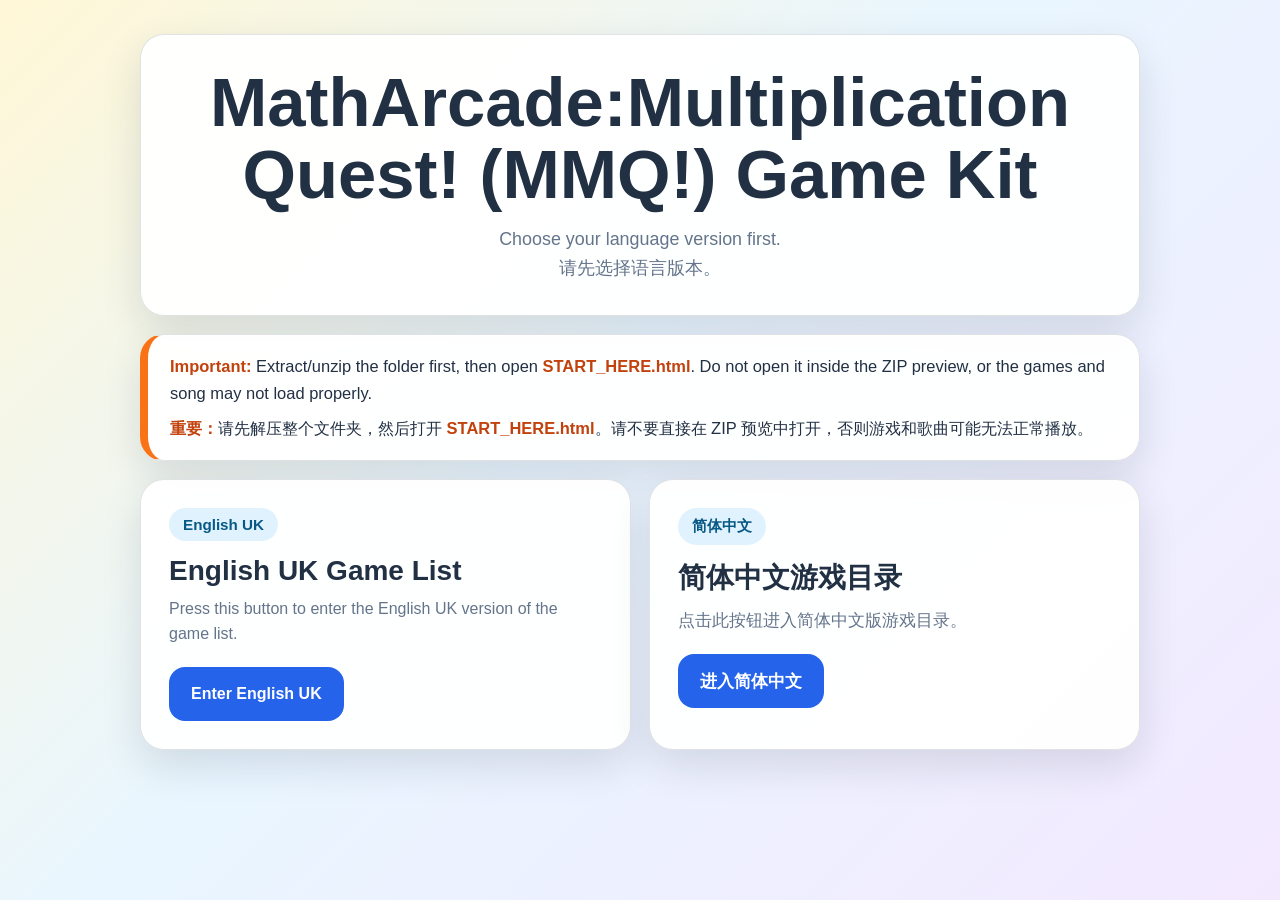
<file: index.html>
<!DOCTYPE html>
<html lang="en-GB">
<head>
  <meta charset="UTF-8" />
  <meta name="viewport" content="width=device-width, initial-scale=1.0" />
  <title>START HERE - MathArcade:Multiplication Quest! (MMQ!) Game Kit</title>
  <style>
    * { box-sizing: border-box; }
    body {
      margin: 0;
      font-family: "Comic Sans MS", "Trebuchet MS", Arial, sans-serif;
      color: #223044;
      background: linear-gradient(135deg, #fff7d6, #e9f6ff 45%, #f3e9ff);
      min-height: 100vh;
    }
    .wrap { width: min(1000px, calc(100% - 28px)); margin: 0 auto; padding: 34px 0 42px; }
    .hero, .card, .notice {
      background: rgba(255,255,255,.95);
      border: 1px solid rgba(15,23,42,.12);
      border-radius: 24px;
      box-shadow: 0 16px 40px rgba(15,23,42,.12);
    }
    .hero { padding: 32px; margin-bottom: 18px; text-align: center; }
    .hero h1 { margin: 0; font-size: clamp(2.1rem, 6vw, 4.3rem); line-height: 1.05; }
    .hero p { margin: 14px auto 0; color: #64748b; font-size: 1.12rem; line-height: 1.6; max-width: 780px; }
    .notice {
      padding: 18px 22px;
      margin-bottom: 18px;
      border-left: 8px solid #f97316;
      line-height: 1.65;
      font-size: 1.03rem;
    }
    .notice strong { color: #c2410c; }
    .notice .line { margin: 0; }
    .notice .line + .line { margin-top: 8px; }
    .grid { display: grid; grid-template-columns: repeat(2, minmax(0, 1fr)); gap: 18px; margin-top: 18px; }
    .card {
      padding: 28px;
      text-decoration: none;
      color: inherit;
      display: block;
      transition: transform .15s ease, box-shadow .15s ease;
    }
    .card:hover { transform: translateY(-3px); box-shadow: 0 22px 46px rgba(15,23,42,.16); }
    .tag { display: inline-block; padding: 8px 14px; border-radius: 999px; background: #e0f2fe; color: #075985; font-weight: 900; font-size: .95rem; margin-bottom: 14px; }
    .card h2 { margin: 0 0 10px; font-size: 1.75rem; }
    .card p { margin: 0 0 20px; color: #64748b; line-height: 1.55; }
    .btn {
      display: inline-flex;
      align-items: center;
      justify-content: center;
      min-height: 54px;
      padding: 12px 22px;
      border-radius: 16px;
      background: #2563eb;
      color: #fff;
      font-weight: 900;
      text-decoration: none;
    }
    .zh { font-family: KaiTi, "楷体", "Microsoft YaHei", "Noto Sans SC", sans-serif; }
    .zh-card { font-size: 1.08rem; }
    @media (max-width: 760px) { .grid { grid-template-columns: 1fr; } }
  </style>
</head>
<body>
  <main class="wrap">
    <section class="hero">
      <h1>MathArcade:Multiplication Quest! (MMQ!) Game Kit</h1>
      <p>Choose your language version first.<br><span class="zh" lang="zh-Hans">请先选择语言版本。</span></p>
    </section>

    <section class="notice" aria-label="Important bilingual note">
      <p class="line"><strong>Important:</strong> Extract/unzip the folder first, then open <strong>START_HERE.html</strong>. Do not open it inside the ZIP preview, or the games and song may not load properly.</p>
      <p class="line zh" lang="zh-Hans"><strong>重要：</strong>请先解压整个文件夹，然后打开 <strong>START_HERE.html</strong>。请不要直接在 ZIP 预览中打开，否则游戏和歌曲可能无法正常播放。</p>
    </section>

    <section class="grid" aria-label="Language selection">
      <a class="card" href="START_HERE_EN_GB.html">
        <span class="tag">English UK</span>
        <h2>English UK Game List</h2>
        <p>Press this button to enter the English UK version of the game list.</p>
        <span class="btn">Enter English UK</span>
      </a>

      <a class="card zh zh-card" href="START_HERE_ZH_CN.html" lang="zh-Hans">
        <span class="tag">简体中文</span>
        <h2>简体中文游戏目录</h2>
        <p>点击此按钮进入简体中文版游戏目录。</p>
        <span class="btn">进入简体中文</span>
      </a>
    </section>
  </main>
</body>
</html>
</file>
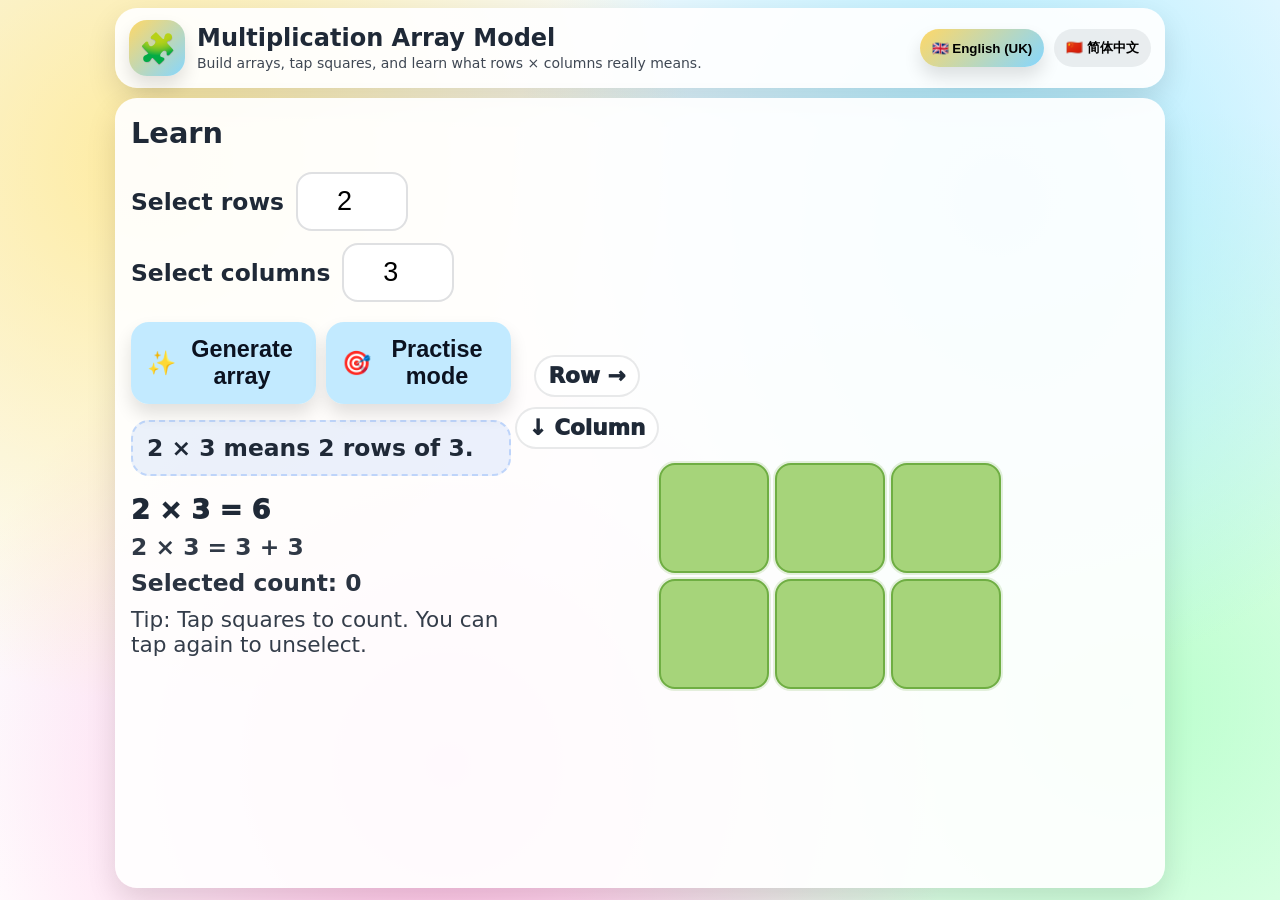
<file: games/array-model/index.html>
<!DOCTYPE html>
<html lang="en">
<head>
  <meta charset="UTF-8">
  <meta name="viewport" content="width=device-width, initial-scale=1.0, viewport-fit=cover">
  <title>Multiplication Array Model</title>
  <link rel="stylesheet" href="styles.css">
  <link rel="stylesheet" href="../../shared/mmq-mobile.css">
  <link rel="stylesheet" href="mobile.css">
</head>
<body>
  <header class="topbar">
    <div class="brand">
      <div class="logo" aria-hidden="true">🧩</div>
      <div class="brand-text">
        <h1 data-i18n="title">Multiplication Array Model</h1>
        <p class="subtitle" data-i18n="subtitle">Build arrays, tap squares, and learn what rows × columns really means.</p>
      </div>
    </div>
    <div class="controls">
      <button id="langEnBtn" class="chip" type="button" aria-label="English" data-lang="en">🇬🇧 English (UK)</button>
      <button id="langZhBtn" class="chip" type="button" aria-label="简体中文" data-lang="zh">🇨🇳 简体中文</button>
    </div>
  </header>

  <main id="learningScreen" class="container centered">
    <section class="card">
      <h2 class="card-title" data-i18n="learnTitle">Learn</h2>
      <div class="learn-layout">
        <div class="learn-panel">
          <div class="input-group">
            <div class="input-pair"><label for="factor1" data-i18n="selectRows">Select rows</label><input type="number" id="factor1" min="1" max="10" value="2"></div>
            <div class="input-pair"><label for="factor2" data-i18n="selectCols">Select columns</label><input type="number" id="factor2" min="1" max="10" value="3"></div>
          </div>
          <div class="button-group">
            <button class="btn primary" id="btnGenerate" type="button" onclick="generateArray()"><span aria-hidden="true">✨</span> <span data-i18n="generate">Generate array</span></button>
            <button class="btn ghost" id="btnPractice" type="button" onclick="switchToPractice()"><span aria-hidden="true">🎯</span> <span data-i18n="practiseMode">Practise mode</span></button>
          </div>
          <p id="conceptNote" class="concept-note" aria-live="polite"></p>
          <div id="multiplicationEquation" class="equation" aria-live="polite"></div>
          <div id="repeatedAddition" class="equation small repeated" aria-live="polite"></div>
          <div id="selectedCount" class="equation small" aria-live="polite" data-i18n-dynamic="selectedCount">Selected count: 0</div>
          <p class="hint" data-i18n="tapHint">Tip: Tap squares to count. You can tap again to unselect.</p>
        </div>
        <div id="arrayContainer" class="centered learn-grid-area"><div id="arrayModel" class="grid-container" aria-label="Array model grid"></div></div>
      </div>
    </section>
  </main>

  <main id="practiceScreen" class="container centered hidden">
    <section class="card">
      <div class="practice-header">
        <h2 class="card-title" data-i18n="practiceTitle">Practise</h2>
        <div class="practice-table-pick" aria-label="Times table selector">
          <label for="tableSelect" class="table-label" data-i18n="practiceTableLabel">Times table</label>
          <select id="tableSelect" class="table-select" aria-label="Times table">
            <option value="any" data-i18n="practiceAnyTable">Any</option><option value="2">2</option><option value="3">3</option><option value="4">4</option><option value="5">5</option><option value="6">6</option><option value="7">7</option><option value="8">8</option><option value="9">9</option><option value="10">10</option>
          </select>
        </div>
        <div id="scoreboard" class="scoreboard" aria-live="polite">Score: 0/0</div>
        <button class="btn ghost smallbtn" type="button" onclick="switchToLearning()"><span aria-hidden="true">⬅️</span> <span data-i18n="backToLearn">Back to Learn</span></button>
      </div>
      <div class="practice-layout">
        <div class="practice-left">
          <h3 id="question" class="question" aria-live="polite"></h3>
          <p id="questionHint" class="concept-note" aria-live="polite"></p>
          <div id="practiceArrayContainer" class="centered"><div id="practiceArrayModel" class="grid-container" aria-label="Practice array grid"></div></div>
        </div>
        <div class="practice-right">
          <div class="equation-area">
            <p class="hint" data-i18n="chooseEquation">Choose the correct equation:</p>
            <div id="practiceEquationBlank" class="equation jumbo" data-i18n="blankEquation">____ × ____ = ____</div>
            <div id="practiceRepresentation" class="equation small repeated hidden" aria-live="polite"></div>
            <div id="practiceOptions" class="options-grid" role="group" aria-label="Answer options"></div>
          </div>
          <div id="feedback" class="feedback" aria-live="polite"></div>
          <div class="button-group practice-actions"><button class="btn secondary" type="button" onclick="newPracticeQuestion()"><span aria-hidden="true">🎲</span> <span data-i18n="newQuestion">New question</span></button></div>
        </div>
      </div>
    </section>
  </main>

  <div id="confettiLayer" aria-hidden="true"></div>
  <script src="../../shared/mmq-mobile.js"></script>
  <script src="script.js"></script>
  <script src="mobile.js"></script>
</body>
</html>
</file>
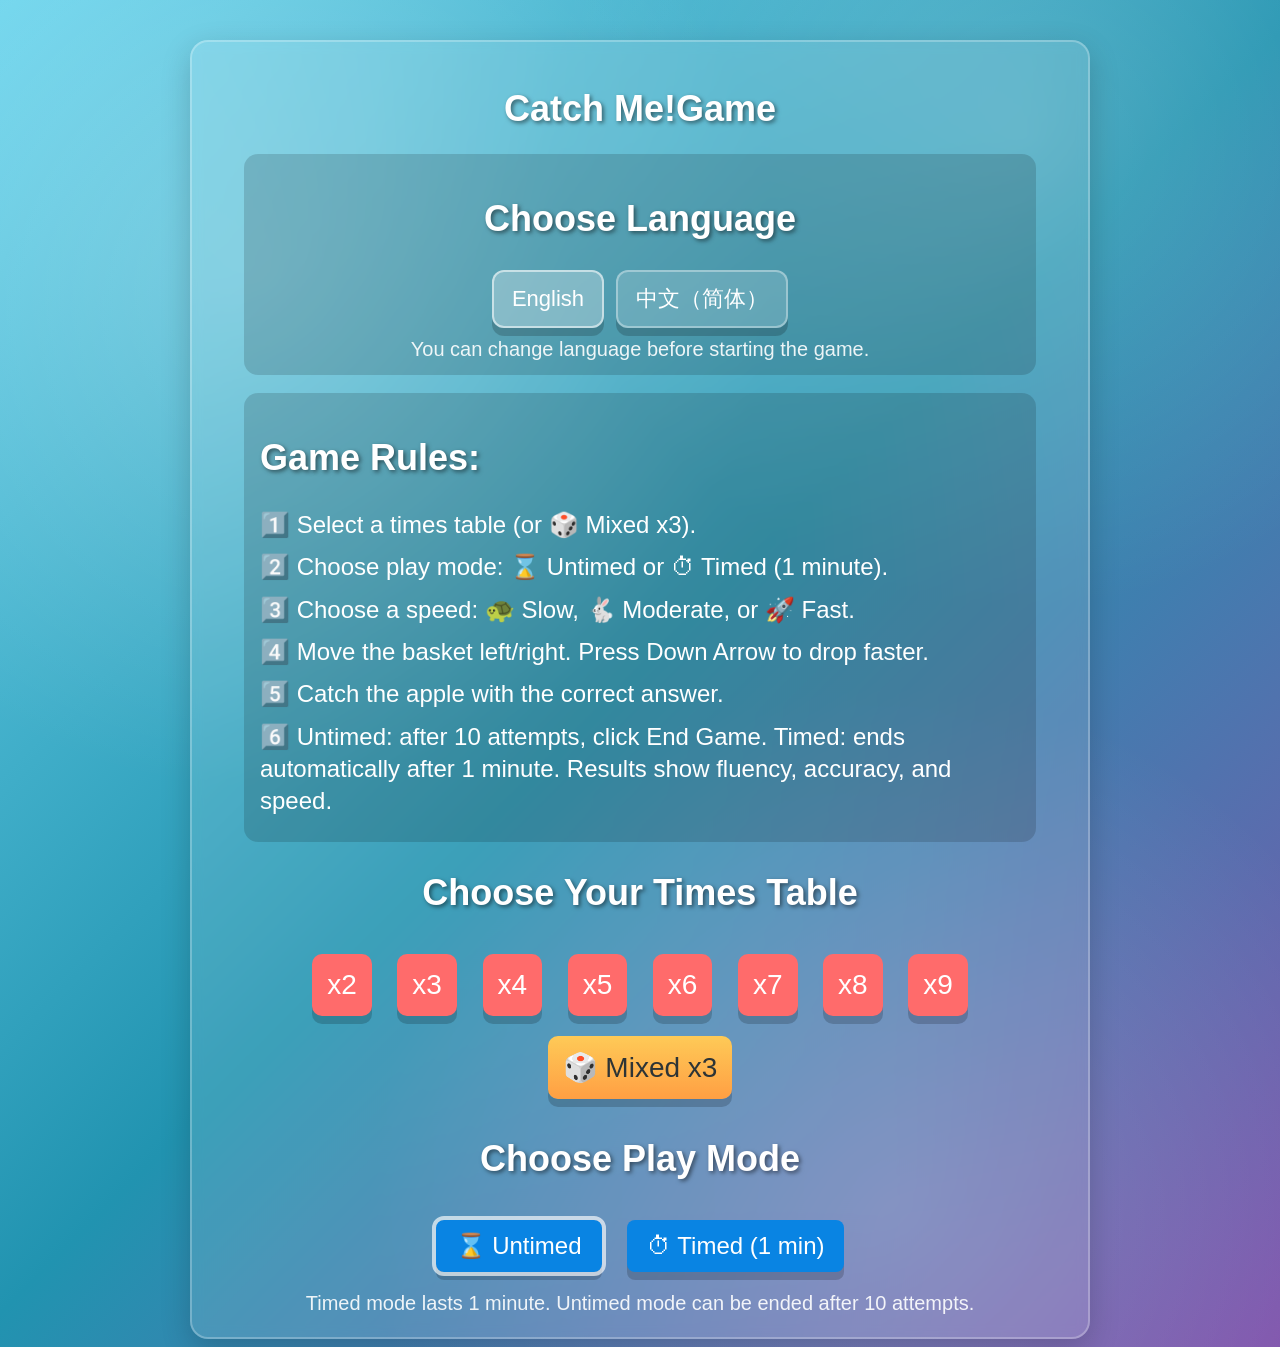
<file: games/catch-me/index.html>
<!DOCTYPE html>
<html lang="en">
<head>
  <meta charset="UTF-8">
  <meta name="viewport" content="width=device-width, initial-scale=1.0, viewport-fit=cover">
  <title>Multiplication Fluency Game</title>
  <link rel="stylesheet" href="style.css">
  <link rel="stylesheet" href="../../shared/mmq-mobile.css">
  <link rel="stylesheet" href="mobile.css">
</head>
<body>
  <div id="menu">
    <h1 id="app-title">Catch Me! Game</h1>

    <div id="language-selection" class="panel">
      <h2 id="lang-title">Choose Language</h2>
      <div class="lang-row">
        <button class="lang-btn" data-lang="en" aria-pressed="true">English</button>
        <button class="lang-btn" data-lang="zh" aria-pressed="false">中文（简体）</button>
      </div>
      <p id="lang-hint" class="hint">You can change language before starting the game.</p>
    </div>

    <div id="rules">
      <h2 id="rules-title">Game Rules:</h2>
      <p id="rule-1">1️⃣ Select a times table from the options below.</p>
      <p id="rule-2">2️⃣ Move the basket left and right using <strong>Arrow Keys</strong> or touch controls.</p>
      <p id="rule-3">3️⃣ Press <strong>Down Arrow</strong> or touch the "Speed Up" button to drop answers faster.</p>
      <p id="rule-4">4️⃣ Catch the correct answer inside the basket to score points.</p>
      <p id="rule-5">5️⃣ After <strong>10 attempts</strong>, you can click <strong>"End Game"</strong> to view results.</p>
      <p id="rule-6">6️⃣ The results screen will show your <strong>fluency rate, accuracy, and speed.</strong></p>
    </div>

    <h2 id="choose-table-title">Choose Your Times Table</h2>
    <div id="board-selection">
      <button class="board-btn" data-table="2" aria-pressed="false">x2</button>
      <button class="board-btn" data-table="3" aria-pressed="false">x3</button>
      <button class="board-btn" data-table="4" aria-pressed="false">x4</button>
      <button class="board-btn" data-table="5" aria-pressed="false">x5</button>
      <button class="board-btn" data-table="6" aria-pressed="false">x6</button>
      <button class="board-btn" data-table="7" aria-pressed="false">x7</button>
      <button class="board-btn" data-table="8" aria-pressed="false">x8</button>
      <button class="board-btn" data-table="9" aria-pressed="false">x9</button>
      <button class="board-btn mixed-btn" data-table="mixed" id="mixed-btn" aria-pressed="false">🎲 Mixed x3</button>
    </div>

    <div id="mixed-panel" aria-hidden="true">
      <p class="mixed-hint" id="mixed-hint"><strong>Mixed Mode:</strong> Choose exactly <strong>3</strong> times tables.</p>
      <div id="mixed-checkboxes" class="mixed-checkboxes">
        <label><input type="checkbox" value="2"> x2</label>
        <label><input type="checkbox" value="3"> x3</label>
        <label><input type="checkbox" value="4"> x4</label>
        <label><input type="checkbox" value="5"> x5</label>
        <label><input type="checkbox" value="6"> x6</label>
        <label><input type="checkbox" value="7"> x7</label>
        <label><input type="checkbox" value="8"> x8</label>
        <label><input type="checkbox" value="9"> x9</label>
      </div>
      <p class="mixed-count" id="mixed-count-line">Selected: <span id="mixed-count">0</span>/3</p>
    </div>

    <h2 id="timing-title">Choose Play Mode</h2>
    <div id="timing-selection">
      <button class="timing-btn" data-timing="untimed" id="timing-untimed" aria-pressed="true">⌛ Untimed</button>
      <button class="timing-btn" data-timing="timed" id="timing-timed" aria-pressed="false">⏱ Timed (1 min)</button>
    </div>
    <p id="timing-hint" class="hint">Timed mode lasts 1 minute. Untimed mode can be ended after 10 attempts.</p>

    <h2 id="mode-title">Choose Your Game Mode</h2>
    <div id="mode-selection">
      <button class="mode-btn" data-mode="slow" id="mode-slow">🐢 Slow</button>
      <button class="mode-btn" data-mode="moderate" id="mode-moderate">🐇 Moderate</button>
      <button class="mode-btn" data-mode="fast" id="mode-fast">🚀 Fast</button>
    </div>
  </div>

  <div id="game-container" style="display:none;">
    <button id="endGame">End Game</button>
    <h2 id="question"></h2>
    <canvas id="gameCanvas"></canvas>

    <div id="hud">
      <div class="hud-chip"><span id="lbl-time" class="hud-label">Time</span>: <span id="time" class="hud-number">0</span> <span id="lbl-sec" class="hud-unit">sec</span></div>
      <div class="hud-chip"><span id="lbl-attempts" class="hud-label">Attempts</span>: <span id="attempts" class="hud-number">0</span></div>
      <div class="hud-chip"><span id="lbl-correct" class="hud-label">Correct</span>: <span id="correct" class="hud-number">0</span></div>
    </div>

    <div class="mobile-game-controls" aria-label="Touch controls">
      <button id="touch-left" type="button" aria-label="Move basket left">◀</button>
      <button id="touch-fast" class="drop-fast" type="button" aria-label="Drop apples faster">⬇ Faster</button>
      <button id="touch-right" type="button" aria-label="Move basket right">▶</button>
    </div>
  </div>

  <script src="../../shared/mmq-mobile.js"></script>
  <script src="script.js"></script>
  <script src="mobile.js"></script>
</body>
</html>
</file>
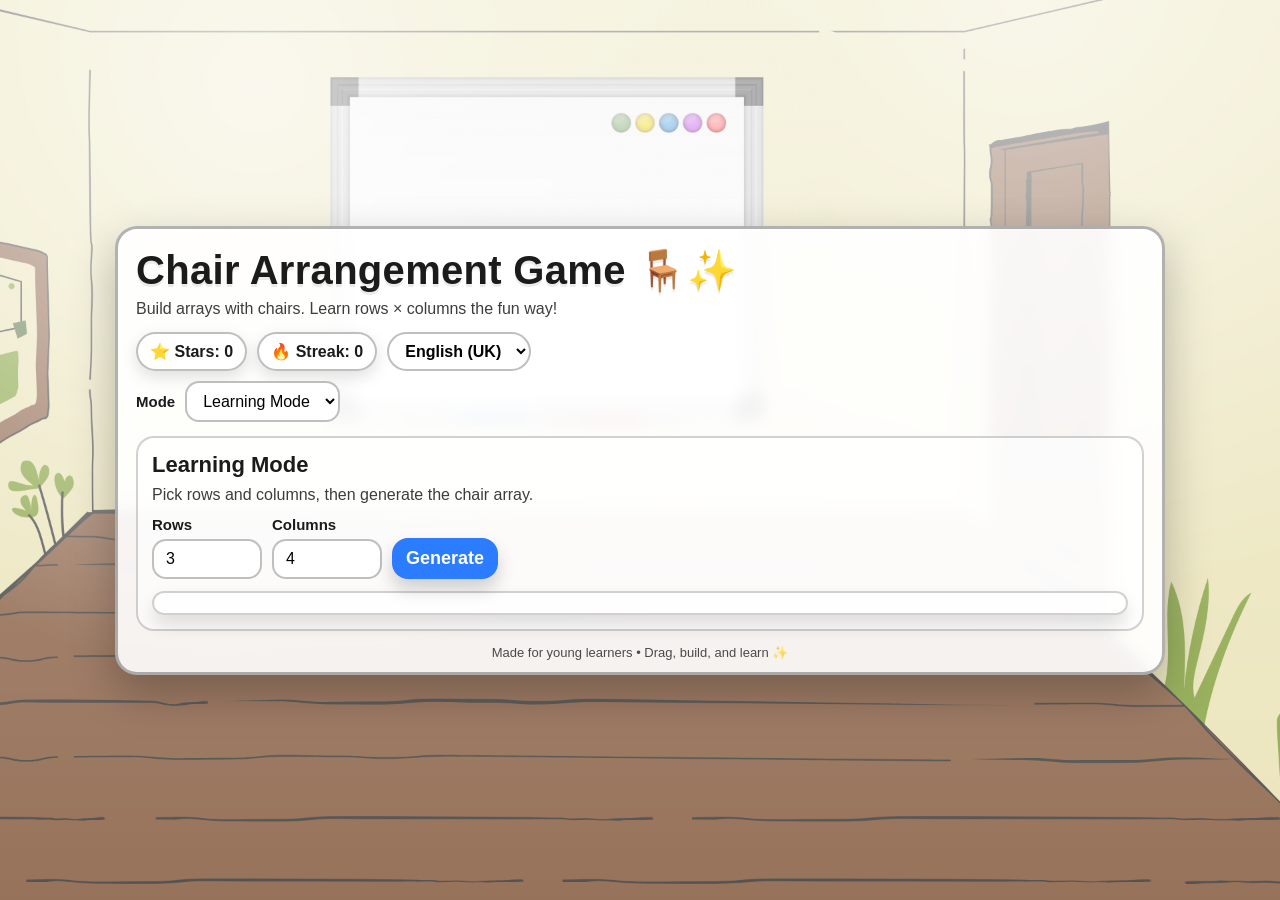
<file: games/chair-arrangement/index.html>
<!DOCTYPE html>
<html lang="en-GB">
<head>
  <meta charset="UTF-8" />
  <meta name="viewport" content="width=device-width, initial-scale=1.0, viewport-fit=cover" />
  <title>Chair Arrangement Game</title>
  <link rel="stylesheet" href="styles.css" />
  <link rel="stylesheet" href="../../shared/mmq-mobile.css" />
  <link rel="stylesheet" href="mobile.css" />
</head>
<body>
  <div class="game-container">
    <header class="header">
      <div class="title-wrap">
        <h1 data-i18n="title">Chair Arrangement Game 🪑✨</h1>
        <p class="subtitle" data-i18n="subtitle">Build arrays with chairs. Learn rows × columns the fun way!</p>
      </div>
      <div class="header-right">
        <div class="hud" aria-label="Game progress" data-i18n-aria="hudAria">
          <div class="hud-pill" data-i18n-title="starsTitle" title="Stars earned">⭐ <span data-i18n="starsLabel">Stars</span>: <span id="starsCount">0</span></div>
          <div class="hud-pill" data-i18n-title="streakTitle" title="Your streak of correct answers">🔥 <span data-i18n="streakLabel">Streak</span>: <span id="streakCount">0</span></div>
        </div>
        <div class="lang-switch" aria-label="Language">
          <label class="sr-only" for="langSelect" data-i18n="languageLabel">Language</label>
          <select id="langSelect"><option value="en-GB">English (UK)</option><option value="zh-CN">简体中文</option></select>
        </div>
      </div>
    </header>

    <div class="controls">
      <label class="field-label" for="mode" data-i18n="modeLabel">Mode</label>
      <select id="mode" onchange="switchMode()"><option value="learning" data-i18n="learningModeOption">Learning Mode</option><option value="practice" data-i18n="practiceModeOption">Practice Mode</option></select>
    </div>

    <section id="learningMode" class="panel">
      <h2 data-i18n="learningModeHeading">Learning Mode</h2>
      <p class="help-text" data-i18n="learningHelp">Pick rows and columns, then generate the chair array.</p>
      <div class="row">
        <div class="field"><label class="field-label" for="rows" data-i18n="rowsLabel">Rows</label><input type="number" id="rows" min="1" max="10" value="3" /></div>
        <div class="field"><label class="field-label" for="columns" data-i18n="columnsLabel">Columns</label><input type="number" id="columns" min="1" max="10" value="4" /></div>
        <button class="btn btn-primary" onclick="generateLearningMode()" data-i18n="generateBtn">Generate</button>
      </div>
      <div id="multiplicationStatementLearning" class="statement"></div>
      <div id="arrayGridLearning" class="grid"></div>
    </section>

    <section id="practiceMode" class="panel" style="display:none;">
      <h2 data-i18n="practiceModeHeading">Practice Mode</h2>
      <p id="mascotBubble" class="bubble" data-i18n="practiceBubble">Hi! Press <b>Start</b> and build the array.</p>
      <div class="row wrap">
        <div class="field">
          <label class="field-label" for="timesTableSelect" data-i18n="timesTableLabel">Times Table</label>
          <select id="timesTableSelect" aria-label="Times table"><option value="2">2</option><option value="3">3</option><option value="4">4</option><option value="5">5</option><option value="6">6</option><option value="7">7</option><option value="8">8</option><option value="9">9</option></select>
        </div>
        <button id="generateChairs" class="btn btn-primary" data-i18n="startBtn">Start</button>
        <button id="resetButton" class="btn btn-ghost" data-i18n="newQuestionBtn">New Question</button>
        <button id="generateEquation" class="btn btn-success" data-i18n="checkBtn">Check</button>
        <button id="revealAnswer" class="btn btn-warning" style="display:none;" data-i18n="showAnswerBtn">Show Answer</button>
      </div>
      <div id="feedbackMessage" class="feedback-message" role="status" aria-live="polite"></div>
      <div id="multiplicationStatementPractice" class="statement"></div>
      <div class="practice-layout">
        <div>
          <h3 class="mini-title" data-i18n="yourGridTitle">Your Classroom Grid</h3>
          <div id="arrayGridPractice" class="grid grid-practice"></div>
          <p class="hint" data-i18n="gridHint">Tip: make a tidy rectangle. No floating chairs!</p>
        </div>
        <div>
          <h3 class="mini-title" data-i18n="trayTitle">Chair Tray (drag from here)</h3>
          <div id="dragArea" class="drag-area" aria-label="Drag chairs from here" data-i18n-aria="trayAria"></div>
          <p class="hint" data-i18n="trayHint">You can drag chairs back here too.</p>
        </div>
      </div>
    </section>

    <footer class="footer"><span data-i18n="footerText">Made for young learners • Drag, build, and learn ✨</span></footer>
  </div>
  <div id="confettiLayer" class="confetti-layer" aria-hidden="true"></div>

  <script src="../../shared/mmq-mobile.js"></script>
  <script src="script.js"></script>
  <script src="mobile.js"></script>
</body>
</html>
</file>
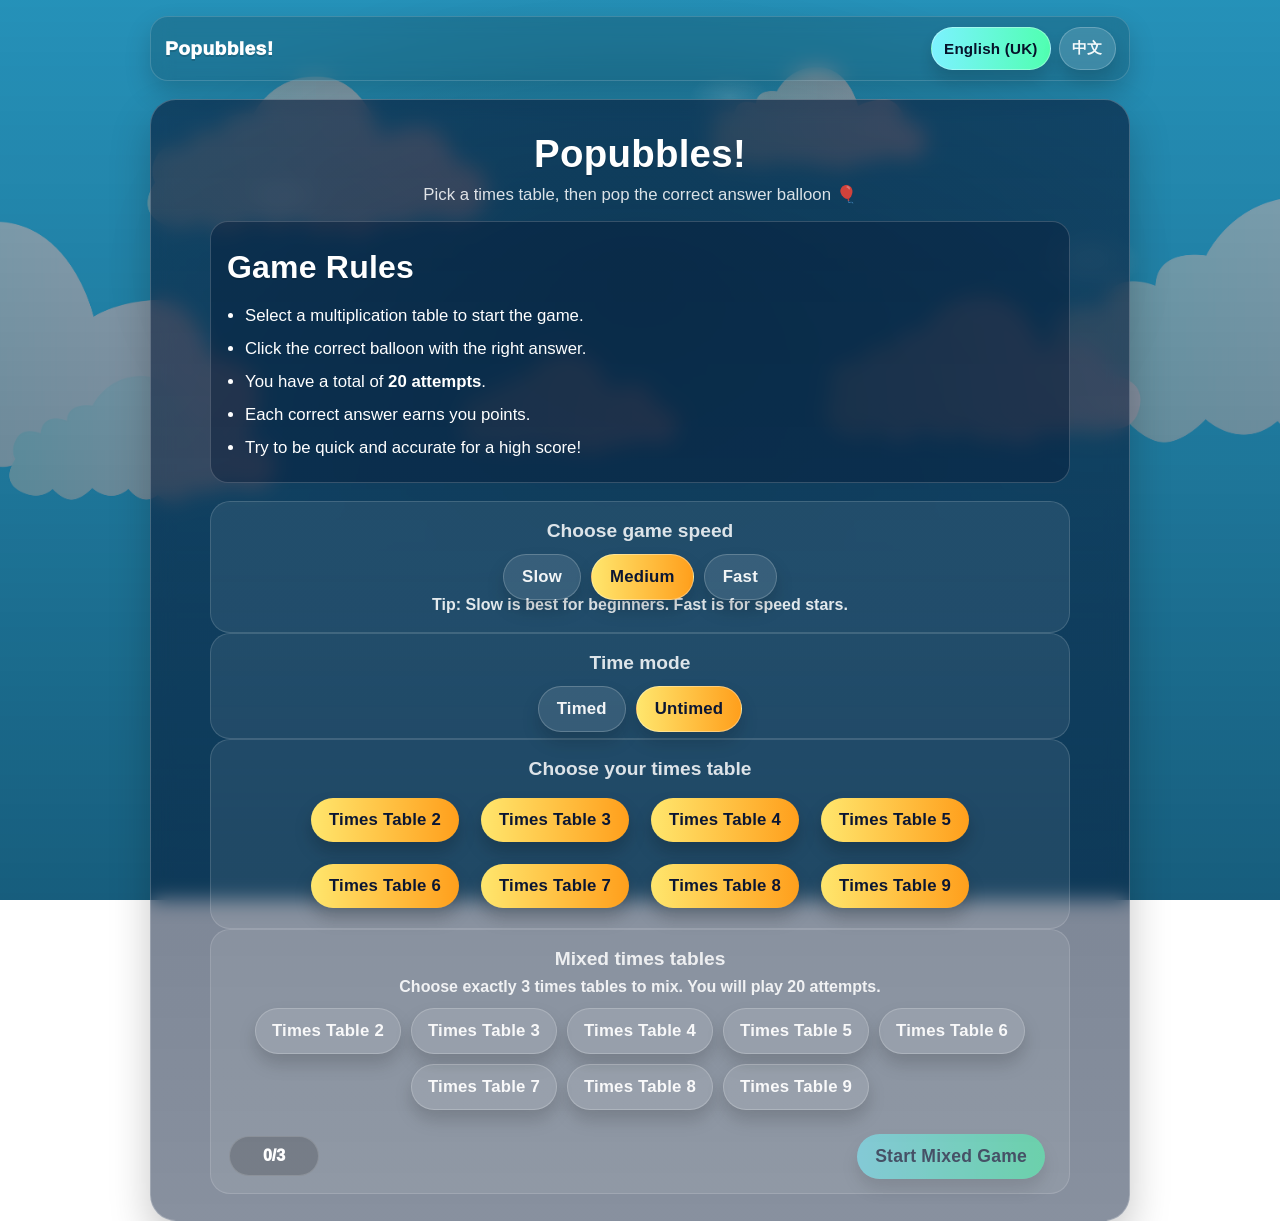
<file: games/popubbles/index.html>
<!DOCTYPE html>
<html lang="en">
<head>
  <meta charset="UTF-8">
  <meta name="viewport" content="width=device-width, initial-scale=1.0, viewport-fit=cover">
  <title>Popubbles!</title>
  <link rel="stylesheet" href="style.css">
  <link rel="stylesheet" href="../../shared/mmq-mobile.css">
  <link rel="stylesheet" href="mobile.css">
</head>
<body>

  <div class="topbar" aria-label="Top bar">
    <div class="brand" id="brand" aria-label="Game name">Popubbles!</div>
    <div class="lang-switch" role="group" aria-label="Language switch">
      <button class="chip" id="btn-en" type="button" onclick="setLanguage('en')">English (UK)</button>
      <button class="chip" id="btn-zh" type="button" onclick="setLanguage('zh')">中文</button>
    </div>
  </div>

  <div id="menu" class="menu active">
    <div class="title-wrap">
      <h1 id="main-title">Popubbles!</h1>
      <p id="main-subtitle" class="subtitle">Pick a times table, then pop the correct answer balloon 🎈</p>
    </div>

    <div id="game-rules" aria-label="Game rules">
      <h2 id="rules-title">Game Rules</h2>
      <ul>
        <li id="rule-1">Select a multiplication table to start the game.</li>
        <li id="rule-2">Click the correct balloon with the right answer.</li>
        <li id="rule-3">You have a total of <b>20 attempts</b>.</li>
        <li id="rule-4">Each correct answer earns you points.</li>
        <li id="rule-5">Try to be quick and accurate for a high score!</li>
      </ul>
    </div>

    <div class="picker speed" aria-label="Speed mode">
      <h3 id="speed-title" class="picker-title">Choose game speed</h3>
      <div class="speed-row" role="group" aria-label="Speed options">
        <button class="speed-chip" id="speed-slow" type="button">Slow</button>
        <button class="speed-chip" id="speed-moderate" type="button">Medium</button>
        <button class="speed-chip" id="speed-fast" type="button">Fast</button>
      </div>
      <p id="speed-note" class="picker-subtitle">Tip: Slow is best for beginners. Fast is for speed stars.</p>
    </div>

    <div class="picker speed" aria-label="Time mode">
      <h3 id="time-title" class="picker-title">Time mode</h3>
      <div class="speed-row" role="group" aria-label="Time mode options">
        <button class="speed-chip" id="time-timed" type="button">Timed</button>
        <button class="speed-chip" id="time-untimed" type="button">Untimed</button>
      </div>
    </div>

    <div class="picker" aria-label="Single table mode">
      <h3 id="single-picker-title" class="picker-title">Choose your times table</h3>
      <div id="tables" class="tables"></div>
    </div>

    <div class="picker mixed" aria-label="Mixed times tables mode">
      <h3 id="mixed-picker-title" class="picker-title">Mixed times tables</h3>
      <p id="mixed-explain" class="picker-subtitle">Choose exactly <b>3</b> times tables to mix. You will play 20 attempts.</p>
      <div id="mixed-tables" class="tables chips" aria-label="Choose 3 tables"></div>
      <div class="mixed-footer">
        <div class="mixed-status" aria-live="polite"><span id="mixed-count">0</span>/3</div>
        <button id="start-mixed-btn" class="primary" type="button" disabled>Start Mixed Game</button>
      </div>
    </div>
  </div>

  <div id="game" class="game">
    <div class="hud">
      <div class="question-pill">
        <span id="q-label" class="q-label">Question</span>
        <span id="question" class="q-text"></span>
      </div>
      <div class="stats">
        <div class="info"><span class="icon">⭐</span> <span id="label-score">Score</span>: <span id="score">0</span></div>
        <div class="info"><span class="icon">⏱️</span> <span id="label-time">Time</span>: <span id="timer">0</span> <span id="label-seconds">sec</span></div>
        <div class="info"><span class="icon">🎯</span> <span id="label-attempt">Attempt</span>: <span id="attempt">1</span><span id="attempt-total">/20</span></div>
      </div>
      <div class="hud-actions">
        <div class="speed-inline" aria-label="Speed control">
          <span id="label-speed-mode" class="speed-inline-label">Speed</span>
          <button class="speed-mini" id="in-speed-slow" type="button">Slow</button>
          <button class="speed-mini" id="in-speed-moderate" type="button">Medium</button>
          <button class="speed-mini" id="in-speed-fast" type="button">Fast</button>
        </div>
        <div class="speed-inline" aria-label="Time mode control">
          <span id="label-time-mode" class="speed-inline-label">Time</span>
          <button class="speed-mini" id="in-time-timed" type="button">Timed</button>
          <button class="speed-mini" id="in-time-untimed" type="button">Untimed</button>
        </div>
        <button id="end-game-btn" class="danger" type="button" disabled>End Game</button>
      </div>
      <div class="progress-wrap" aria-hidden="true"><div id="progress-bar" class="progress-bar"></div></div>
    </div>
    <div class="balloons-container" id="balloons" aria-label="Answer balloons"></div>
  </div>

  <div id="result" class="result">
    <div class="title-wrap">
      <h2 id="result-title">Game Over!</h2>
      <p id="result-subtitle" class="subtitle">Nice work. Want to beat your score?</p>
    </div>
    <div class="result-grid">
      <div class="result-card"><div id="label-final-time" class="label">Time Spent</div><div class="value"><span id="final-time"></span> <span id="label-seconds-2">sec</span></div></div>
      <div class="result-card"><div id="label-correct" class="label">Correct Responses</div><div class="value"><span id="correct-answers"></span></div></div>
      <div class="result-card"><div id="label-speed" class="label">Speed Rate</div><div class="value"><span id="speed-rate"></span></div></div>
      <div class="result-card"><div id="label-accuracy" class="label">Accuracy Rate</div><div class="value"><span id="accuracy-rate"></span></div></div>
      <div class="result-card"><div id="label-fluency" class="label">Frequency Rate</div><div class="value"><span id="frequency-rate"></span></div></div>
    </div>
    <button id="btn-play-again" class="primary" type="button" onclick="restartGame()">Play Again</button>
  </div>

  <script src="../../shared/mmq-mobile.js"></script>
  <script src="script.js"></script>
  <script src="mobile.js"></script>
</body>
</html>
</file>
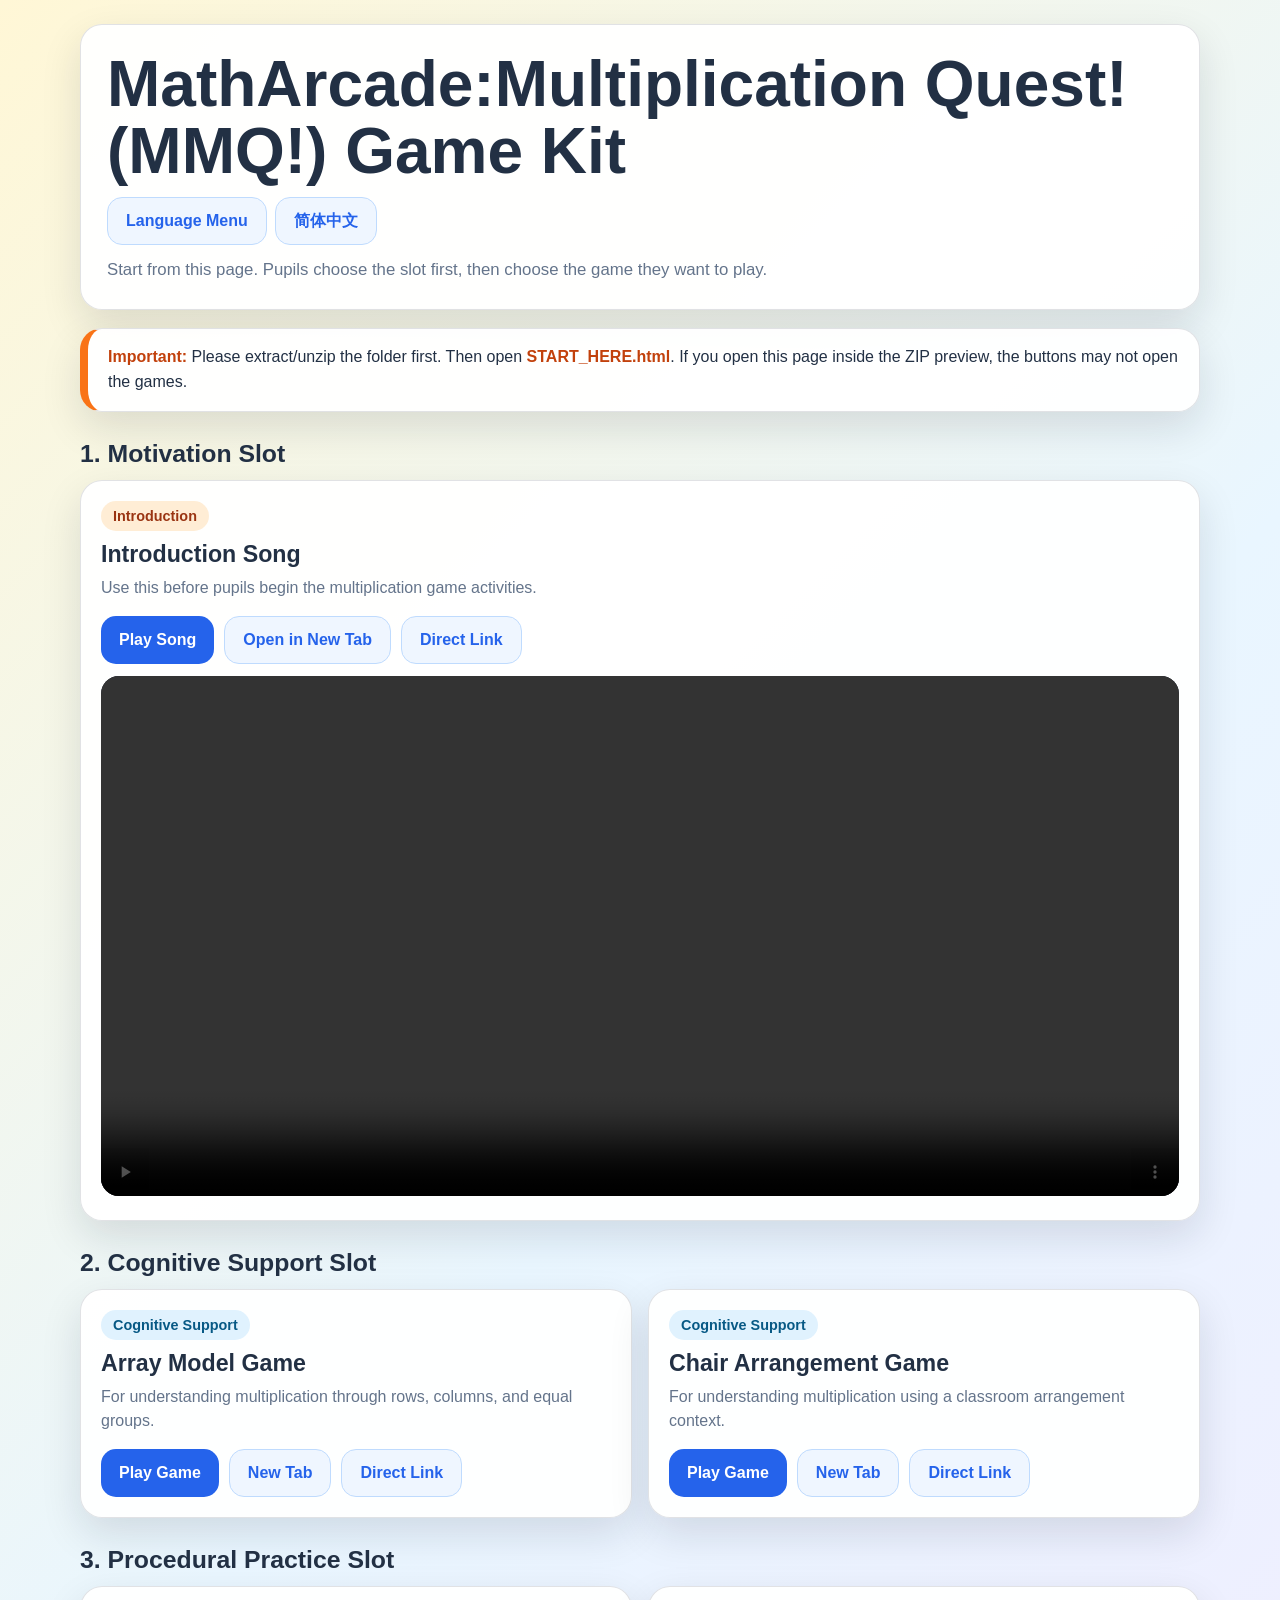
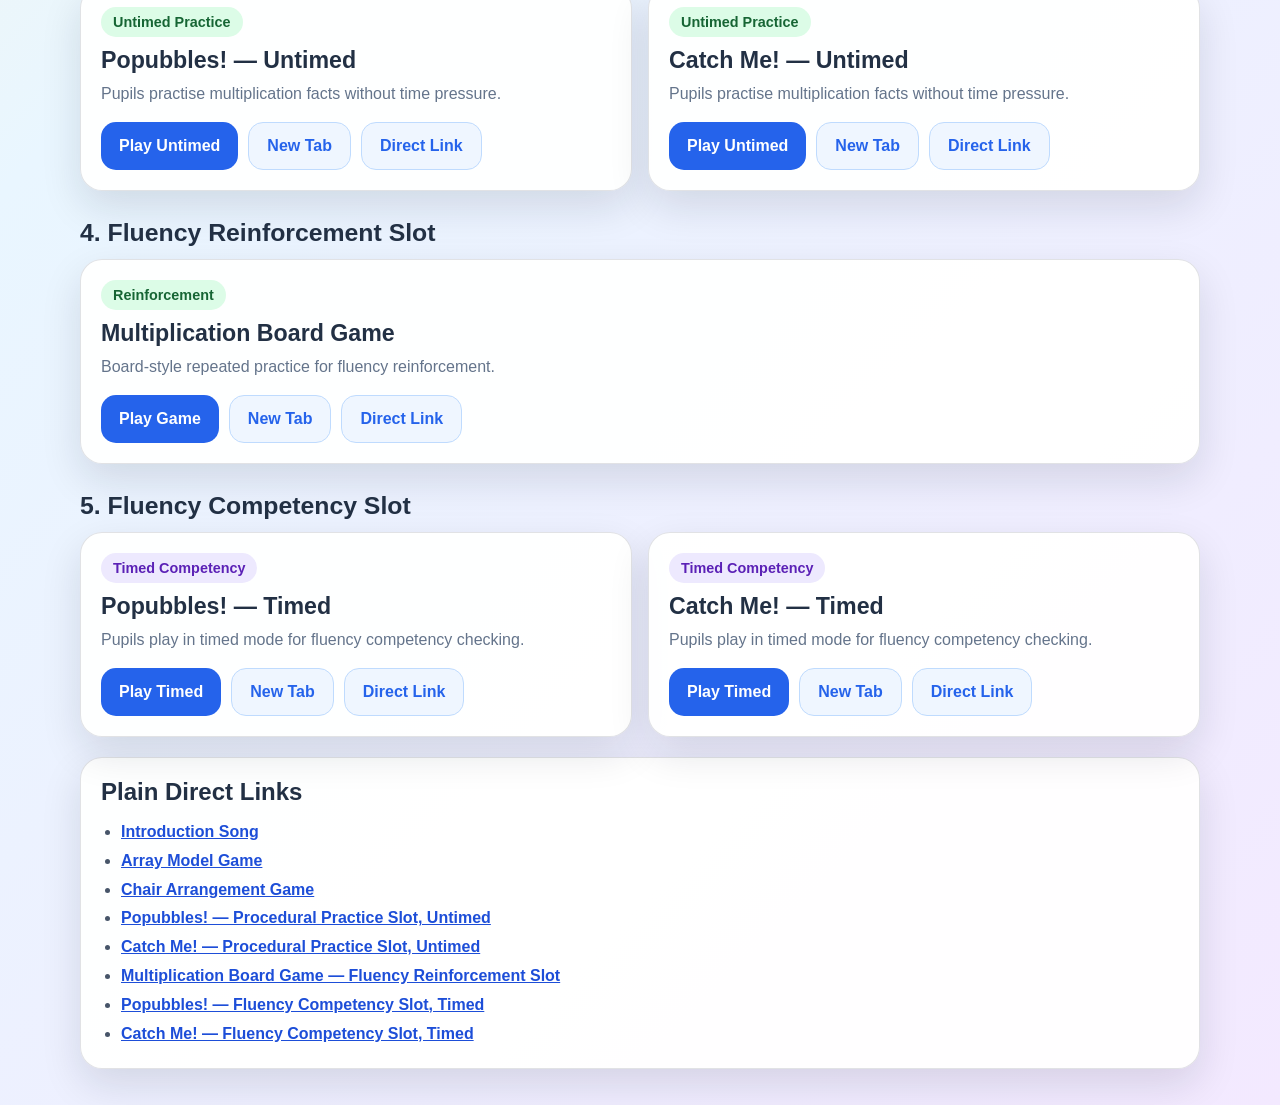
<file: START_HERE_EN_GB.html>
<!DOCTYPE html>
<html lang="en-GB">
<head>
  <meta charset="UTF-8" />
  <meta name="viewport" content="width=device-width, initial-scale=1.0" />
  <title>MathArcade:Multiplication Quest! (MMQ!) Game Kit - English UK</title>
  <style>
    * { box-sizing: border-box; }
    body {
      margin: 0;
      font-family: "Comic Sans MS", "Trebuchet MS", Arial, sans-serif;
      color: #223044;
      background: linear-gradient(135deg, #fff7d6, #e9f6ff 45%, #f3e9ff);
      min-height: 100vh;
    }
    .wrap { width: min(1120px, calc(100% - 28px)); margin: 0 auto; padding: 24px 0 36px; }
    .hero, .card, .warning, .links {
      background: rgba(255,255,255,.95);
      border: 1px solid rgba(15,23,42,.12);
      border-radius: 22px;
      box-shadow: 0 16px 40px rgba(15,23,42,.12);
    }
    .hero { padding: 26px; margin-bottom: 18px; }
    .topbar { display: flex; justify-content: space-between; gap: 12px; align-items: center; flex-wrap: wrap; }
    .hero h1 { margin: 0; font-size: clamp(2rem, 5vw, 4rem); line-height: 1.05; }
    .hero p { margin: 12px 0 0; color: #64748b; font-size: 1.05rem; line-height: 1.55; }
    .language-links { display: flex; gap: 8px; flex-wrap: wrap; }
    .warning { padding: 16px 20px; margin-bottom: 18px; border-left: 8px solid #f97316; line-height: 1.55; }
    .warning strong { color: #c2410c; }
    .section-title { margin: 28px 0 12px; font-size: 1.55rem; }
    .grid { display: grid; grid-template-columns: repeat(2, minmax(0, 1fr)); gap: 16px; }
    .card { padding: 20px; }
    .full { grid-column: 1 / -1; }
    .tag {
      display: inline-block; padding: 7px 12px; border-radius: 999px;
      background: #e0f2fe; color: #075985; font-weight: 900; font-size: .9rem; margin-bottom: 10px;
    }
    .green { background: #dcfce7; color: #166534; }
    .purple { background: #ede9fe; color: #5b21b6; }
    .orange { background: #ffedd5; color: #9a3412; }
    .card h2 { margin: 0 0 8px; font-size: 1.45rem; }
    .card p { margin: 0 0 16px; color: #64748b; line-height: 1.5; }
    .actions { display: flex; flex-wrap: wrap; gap: 10px; }
    .btn, .plain-link {
      display: inline-flex; align-items: center; justify-content: center; min-height: 48px;
      padding: 12px 18px; border-radius: 15px; font: inherit; font-weight: 900;
      text-decoration: none; cursor: pointer; user-select: none;
    }
    .btn { background: #2563eb; color: white; }
    .btn:hover { background: #1d4ed8; }
    .plain-link { background: #eff6ff; color: #2563eb; border: 1px solid #bfdbfe; }
    .plain-link:hover { background: #dbeafe; }
    .links { margin-top: 20px; padding: 20px; }
    .links h2 { margin: 0 0 12px; }
    .links ul { margin: 0; padding-left: 20px; color: #475569; line-height: 1.8; }
    .links a { color: #1d4ed8; font-weight: 800; }
    video { width: 100%; max-height: 520px; border-radius: 18px; background: #0f172a; margin-top: 12px; }
    @media (max-width: 760px) { .grid { grid-template-columns: 1fr; } .full { grid-column: auto; } }
  </style>
</head>
<body>
  <main class="wrap">
    <section class="hero">
      <div class="topbar">
        <h1>MathArcade:Multiplication Quest! (MMQ!) Game Kit</h1>
        <nav class="language-links" aria-label="Language versions">
          <a class="plain-link" href="START_HERE.html">Language Menu</a>
          <a class="plain-link" href="START_HERE_ZH_CN.html">简体中文</a>
        </nav>
      </div>
      <p>Start from this page. Pupils choose the slot first, then choose the game they want to play.</p>
    </section>

    <section class="warning">
      <strong>Important:</strong> Please extract/unzip the folder first. Then open <strong>START_HERE.html</strong>. If you open this page inside the ZIP preview, the buttons may not open the games.
    </section>

    <h2 class="section-title">1. Motivation Slot</h2>
    <section class="grid">
      <article class="card full">
        <span class="tag orange">Introduction</span>
        <h2>Introduction Song</h2>
        <p>Use this before pupils begin the multiplication game activities.</p>
        <div class="actions">
          <a class="btn" href="media/introduction-song.mp4">Play Song</a>
          <a class="plain-link" href="media/introduction-song.mp4" target="_blank" rel="noopener">Open in New Tab</a>
          <a class="plain-link" href="media/introduction-song.mp4">Direct Link</a>
        </div>
        <video controls preload="metadata" src="media/introduction-song.mp4"></video>
      </article>
    </section>

    <h2 class="section-title">2. Cognitive Support Slot</h2>
    <section class="grid">
      <article class="card">
        <span class="tag">Cognitive Support</span>
        <h2>Array Model Game</h2>
        <p>For understanding multiplication through rows, columns, and equal groups.</p>
        <div class="actions">
          <a class="btn" href="games/array-model/index.html?lang=en">Play Game</a>
          <a class="plain-link" href="games/array-model/index.html?lang=en" target="_blank" rel="noopener">New Tab</a>
          <a class="plain-link" href="games/array-model/index.html?lang=en">Direct Link</a>
        </div>
      </article>

      <article class="card">
        <span class="tag">Cognitive Support</span>
        <h2>Chair Arrangement Game</h2>
        <p>For understanding multiplication using a classroom arrangement context.</p>
        <div class="actions">
          <a class="btn" href="games/chair-arrangement/index.html?lang=en">Play Game</a>
          <a class="plain-link" href="games/chair-arrangement/index.html?lang=en" target="_blank" rel="noopener">New Tab</a>
          <a class="plain-link" href="games/chair-arrangement/index.html?lang=en">Direct Link</a>
        </div>
      </article>
    </section>

    <h2 class="section-title">3. Procedural Practice Slot</h2>
    <section class="grid">
      <article class="card">
        <span class="tag green">Untimed Practice</span>
        <h2>Popubbles! — Untimed</h2>
        <p>Pupils practise multiplication facts without time pressure.</p>
        <div class="actions">
          <a class="btn" href="games/popubbles/index.html?lang=en&amp;mode=untimed&amp;slot=procedural&amp;lockTiming=1">Play Untimed</a>
          <a class="plain-link" href="games/popubbles/index.html?lang=en&amp;mode=untimed&amp;slot=procedural&amp;lockTiming=1" target="_blank" rel="noopener">New Tab</a>
          <a class="plain-link" href="games/popubbles/index.html?lang=en&amp;mode=untimed&amp;slot=procedural&amp;lockTiming=1">Direct Link</a>
        </div>
      </article>

      <article class="card">
        <span class="tag green">Untimed Practice</span>
        <h2>Catch Me! — Untimed</h2>
        <p>Pupils practise multiplication facts without time pressure.</p>
        <div class="actions">
          <a class="btn" href="games/catch-me/index.html?lang=en&amp;timing=untimed&amp;slot=procedural&amp;lockTiming=1">Play Untimed</a>
          <a class="plain-link" href="games/catch-me/index.html?lang=en&amp;timing=untimed&amp;slot=procedural&amp;lockTiming=1" target="_blank" rel="noopener">New Tab</a>
          <a class="plain-link" href="games/catch-me/index.html?lang=en&amp;timing=untimed&amp;slot=procedural&amp;lockTiming=1">Direct Link</a>
        </div>
      </article>
    </section>

    <h2 class="section-title">4. Fluency Reinforcement Slot</h2>
    <section class="grid">
      <article class="card full">
        <span class="tag green">Reinforcement</span>
        <h2>Multiplication Board Game</h2>
        <p>Board-style repeated practice for fluency reinforcement.</p>
        <div class="actions">
          <a class="btn" href="games/multiplication-board/menu.html?lang=en-GB">Play Game</a>
          <a class="plain-link" href="games/multiplication-board/menu.html?lang=en-GB" target="_blank" rel="noopener">New Tab</a>
          <a class="plain-link" href="games/multiplication-board/menu.html?lang=en-GB">Direct Link</a>
        </div>
      </article>
    </section>

    <h2 class="section-title">5. Fluency Competency Slot</h2>
    <section class="grid">
      <article class="card">
        <span class="tag purple">Timed Competency</span>
        <h2>Popubbles! — Timed</h2>
        <p>Pupils play in timed mode for fluency competency checking.</p>
        <div class="actions">
          <a class="btn" href="games/popubbles/index.html?lang=en&amp;mode=timed&amp;slot=competency&amp;lockTiming=1">Play Timed</a>
          <a class="plain-link" href="games/popubbles/index.html?lang=en&amp;mode=timed&amp;slot=competency&amp;lockTiming=1" target="_blank" rel="noopener">New Tab</a>
          <a class="plain-link" href="games/popubbles/index.html?lang=en&amp;mode=timed&amp;slot=competency&amp;lockTiming=1">Direct Link</a>
        </div>
      </article>

      <article class="card">
        <span class="tag purple">Timed Competency</span>
        <h2>Catch Me! — Timed</h2>
        <p>Pupils play in timed mode for fluency competency checking.</p>
        <div class="actions">
          <a class="btn" href="games/catch-me/index.html?lang=en&amp;timing=timed&amp;slot=competency&amp;lockTiming=1">Play Timed</a>
          <a class="plain-link" href="games/catch-me/index.html?lang=en&amp;timing=timed&amp;slot=competency&amp;lockTiming=1" target="_blank" rel="noopener">New Tab</a>
          <a class="plain-link" href="games/catch-me/index.html?lang=en&amp;timing=timed&amp;slot=competency&amp;lockTiming=1">Direct Link</a>
        </div>
      </article>
    </section>

    <section class="links">
      <h2>Plain Direct Links</h2>
      <ul>
        <li><a href="media/introduction-song.mp4">Introduction Song</a></li>
        <li><a href="games/array-model/index.html?lang=en">Array Model Game</a></li>
        <li><a href="games/chair-arrangement/index.html?lang=en">Chair Arrangement Game</a></li>
        <li><a href="games/popubbles/index.html?lang=en&amp;mode=untimed&amp;slot=procedural&amp;lockTiming=1">Popubbles! — Procedural Practice Slot, Untimed</a></li>
        <li><a href="games/catch-me/index.html?lang=en&amp;timing=untimed&amp;slot=procedural&amp;lockTiming=1">Catch Me! — Procedural Practice Slot, Untimed</a></li>
        <li><a href="games/multiplication-board/menu.html?lang=en-GB">Multiplication Board Game — Fluency Reinforcement Slot</a></li>
        <li><a href="games/popubbles/index.html?lang=en&amp;mode=timed&amp;slot=competency&amp;lockTiming=1">Popubbles! — Fluency Competency Slot, Timed</a></li>
        <li><a href="games/catch-me/index.html?lang=en&amp;timing=timed&amp;slot=competency&amp;lockTiming=1">Catch Me! — Fluency Competency Slot, Timed</a></li>
      </ul>
    </section>
  </main>
</body>
</html>
</file>
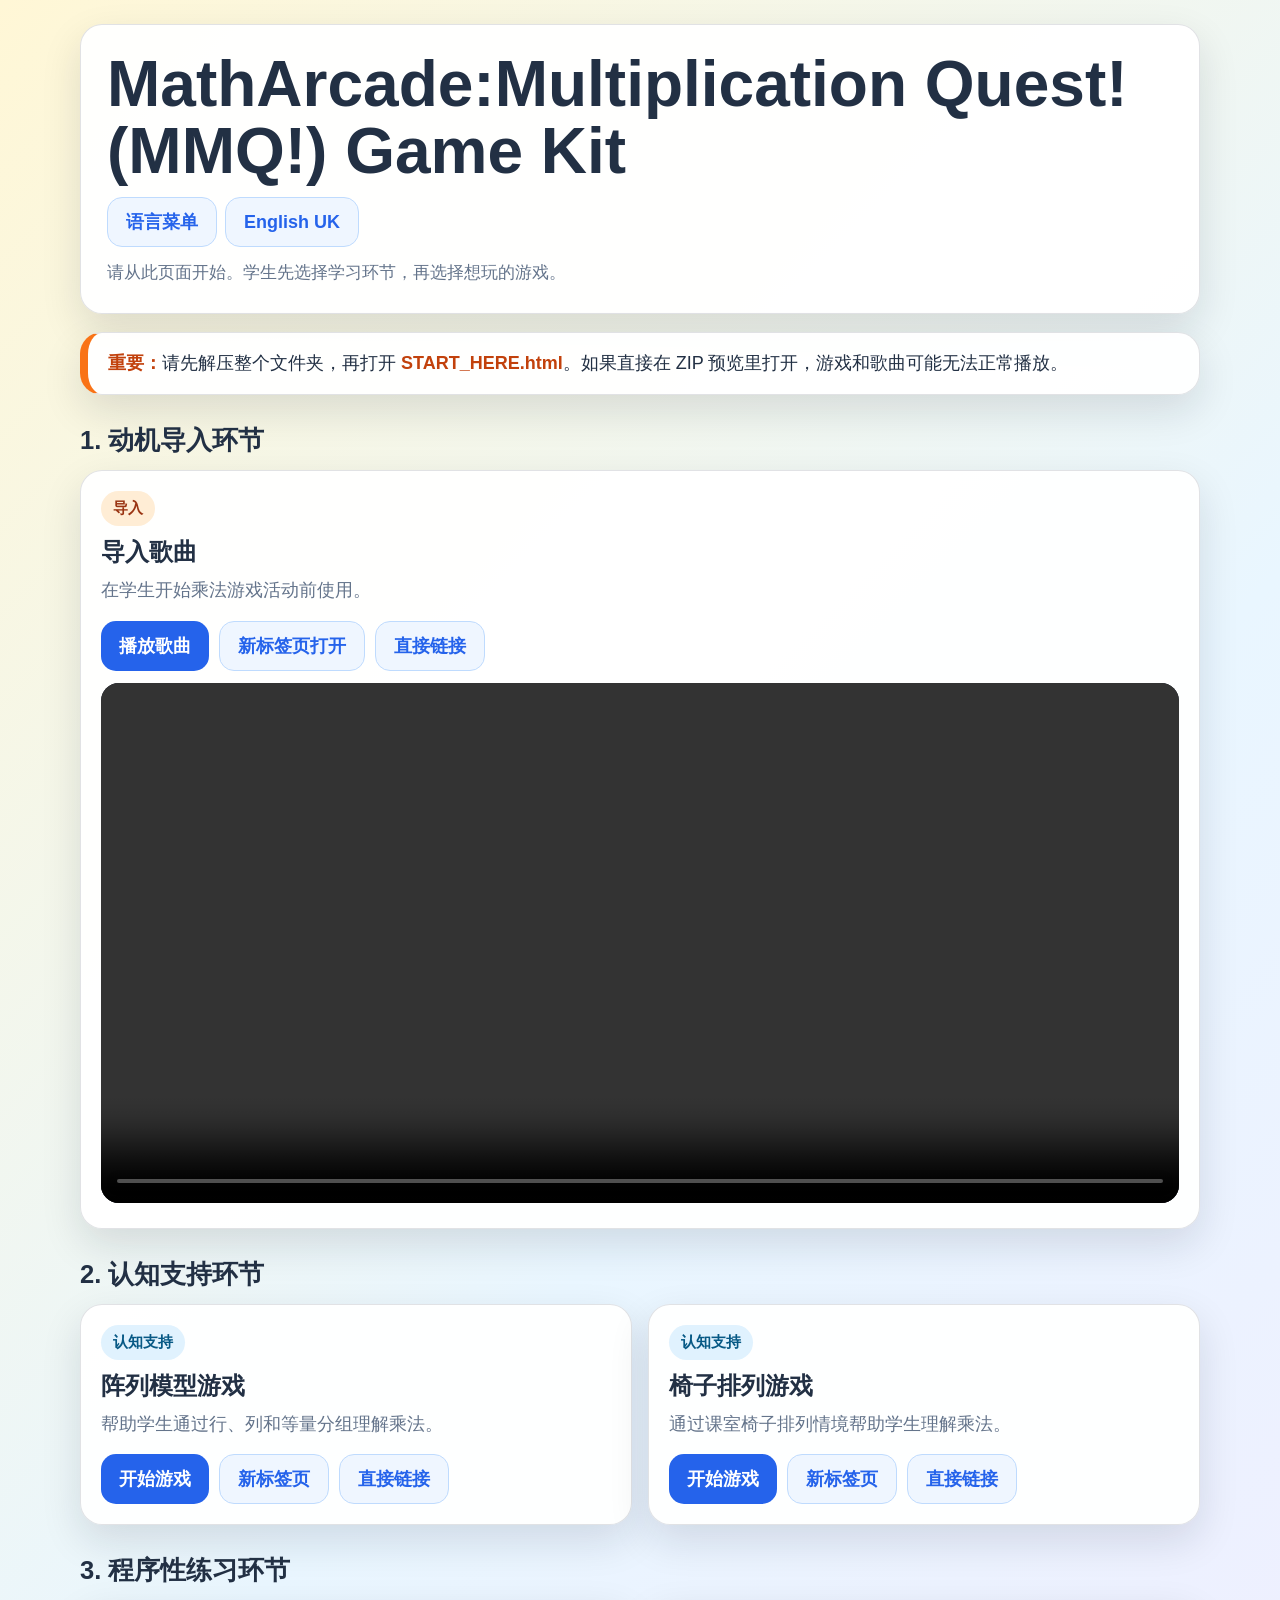
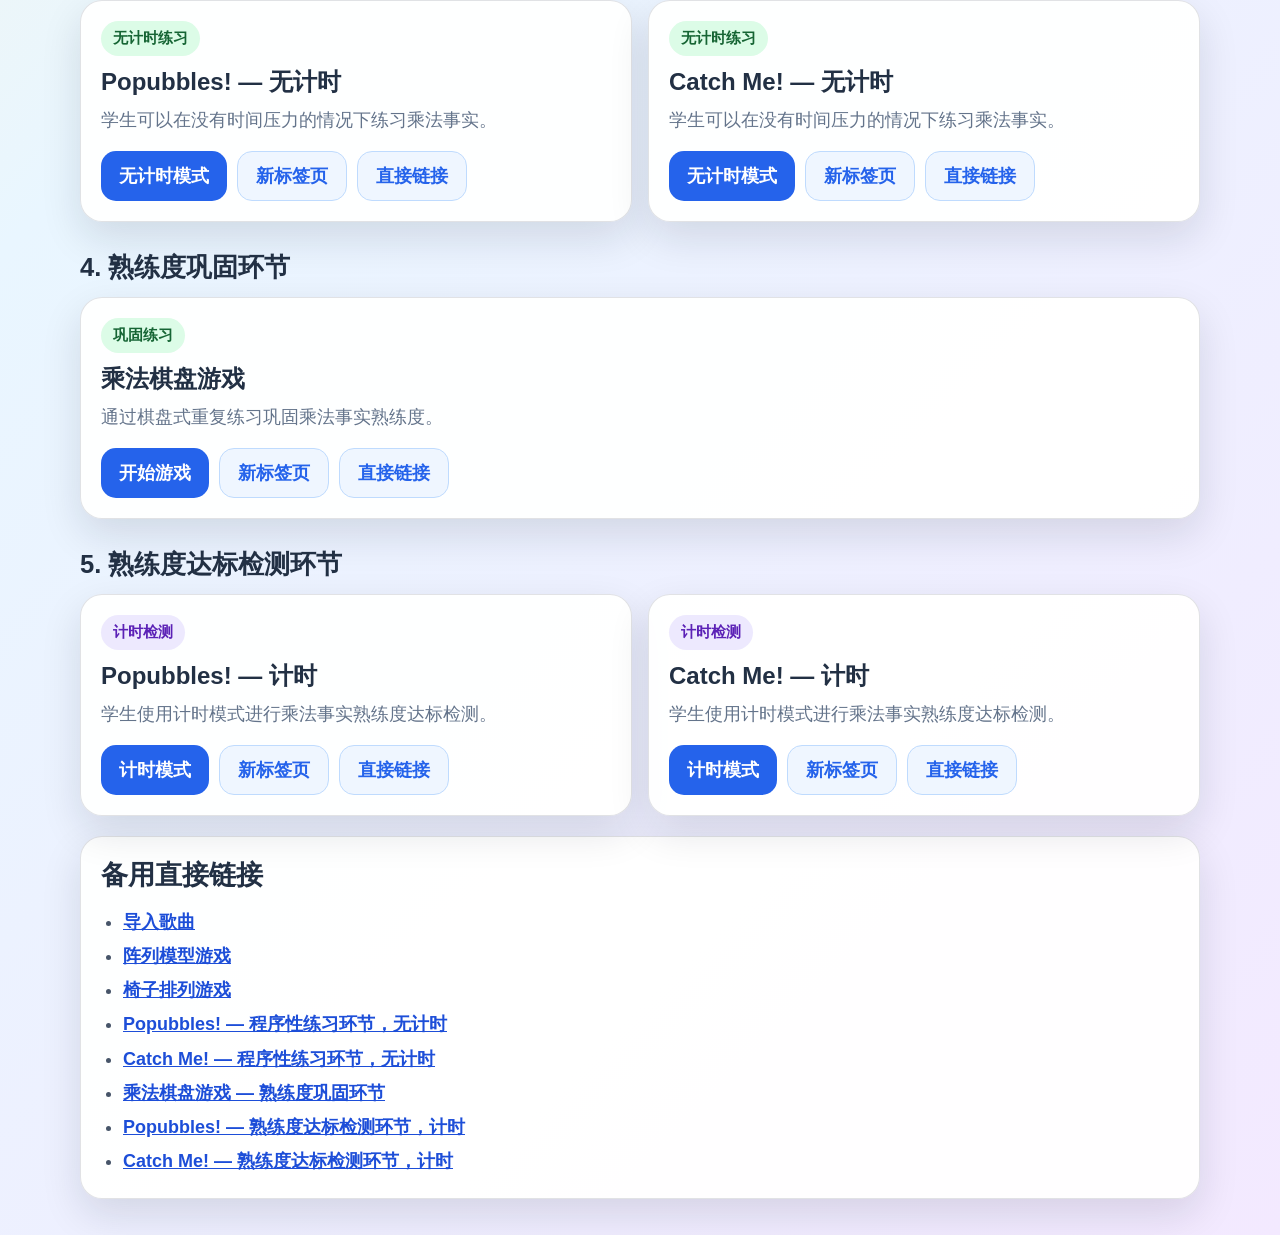
<file: START_HERE_ZH_CN.html>
<!DOCTYPE html>
<html lang="zh-Hans">
<head>
  <meta charset="UTF-8" />
  <meta name="viewport" content="width=device-width, initial-scale=1.0" />
  <title>MathArcade:Multiplication Quest! (MMQ!) Game Kit - 简体中文</title>
  <style>
    * { box-sizing: border-box; }
    body {
      margin: 0;
      font-family: KaiTi, "楷体", "Microsoft YaHei", "Noto Sans SC", "Comic Sans MS", Arial, sans-serif;
      color: #223044;
      background: linear-gradient(135deg, #fff7d6, #e9f6ff 45%, #f3e9ff);
      min-height: 100vh;
      font-size: 18px;
    }
    .wrap { width: min(1120px, calc(100% - 28px)); margin: 0 auto; padding: 24px 0 36px; }
    .hero, .card, .warning, .links {
      background: rgba(255,255,255,.95);
      border: 1px solid rgba(15,23,42,.12);
      border-radius: 22px;
      box-shadow: 0 16px 40px rgba(15,23,42,.12);
    }
    .hero { padding: 26px; margin-bottom: 18px; }
    .topbar { display: flex; justify-content: space-between; gap: 12px; align-items: center; flex-wrap: wrap; }
    .hero h1 { margin: 0; font-size: clamp(2rem, 5vw, 4rem); line-height: 1.05; }
    .hero p { margin: 12px 0 0; color: #64748b; font-size: 1.08rem; line-height: 1.6; }
    .language-links { display: flex; gap: 8px; flex-wrap: wrap; }
    .warning { padding: 16px 20px; margin-bottom: 18px; border-left: 8px solid #f97316; line-height: 1.6; }
    .warning strong { color: #c2410c; }
    .section-title { margin: 28px 0 12px; font-size: 1.6rem; }
    .grid { display: grid; grid-template-columns: repeat(2, minmax(0, 1fr)); gap: 16px; }
    .card { padding: 20px; }
    .full { grid-column: 1 / -1; }
    .tag {
      display: inline-block; padding: 7px 12px; border-radius: 999px;
      background: #e0f2fe; color: #075985; font-weight: 900; font-size: .95rem; margin-bottom: 10px;
    }
    .green { background: #dcfce7; color: #166534; }
    .purple { background: #ede9fe; color: #5b21b6; }
    .orange { background: #ffedd5; color: #9a3412; }
    .card h2 { margin: 0 0 8px; font-size: 1.5rem; }
    .card p { margin: 0 0 16px; color: #64748b; line-height: 1.6; }
    .actions { display: flex; flex-wrap: wrap; gap: 10px; }
    .btn, .plain-link {
      display: inline-flex; align-items: center; justify-content: center; min-height: 50px;
      padding: 12px 18px; border-radius: 15px; font: inherit; font-weight: 900;
      text-decoration: none; cursor: pointer; user-select: none;
    }
    .btn { background: #2563eb; color: white; }
    .btn:hover { background: #1d4ed8; }
    .plain-link { background: #eff6ff; color: #2563eb; border: 1px solid #bfdbfe; }
    .plain-link:hover { background: #dbeafe; }
    .links { margin-top: 20px; padding: 20px; }
    .links h2 { margin: 0 0 12px; }
    .links ul { margin: 0; padding-left: 22px; color: #475569; line-height: 1.9; }
    .links a { color: #1d4ed8; font-weight: 800; }
    video { width: 100%; max-height: 520px; border-radius: 18px; background: #0f172a; margin-top: 12px; }
    @media (max-width: 760px) { .grid { grid-template-columns: 1fr; } .full { grid-column: auto; } }
  </style>
</head>
<body>
  <main class="wrap">
    <section class="hero">
      <div class="topbar">
        <h1>MathArcade:Multiplication Quest! (MMQ!) Game Kit</h1>
        <nav class="language-links" aria-label="语言版本">
          <a class="plain-link" href="START_HERE.html">语言菜单</a>
          <a class="plain-link" href="START_HERE_EN_GB.html">English UK</a>
        </nav>
      </div>
      <p>请从此页面开始。学生先选择学习环节，再选择想玩的游戏。</p>
    </section>

    <section class="warning">
      <strong>重要：</strong>请先解压整个文件夹，再打开 <strong>START_HERE.html</strong>。如果直接在 ZIP 预览里打开，游戏和歌曲可能无法正常播放。
    </section>

    <h2 class="section-title">1. 动机导入环节</h2>
    <section class="grid">
      <article class="card full">
        <span class="tag orange">导入</span>
        <h2>导入歌曲</h2>
        <p>在学生开始乘法游戏活动前使用。</p>
        <div class="actions">
          <a class="btn" href="media/introduction-song.mp4">播放歌曲</a>
          <a class="plain-link" href="media/introduction-song.mp4" target="_blank" rel="noopener">新标签页打开</a>
          <a class="plain-link" href="media/introduction-song.mp4">直接链接</a>
        </div>
        <video controls preload="metadata" src="media/introduction-song.mp4"></video>
      </article>
    </section>

    <h2 class="section-title">2. 认知支持环节</h2>
    <section class="grid">
      <article class="card">
        <span class="tag">认知支持</span>
        <h2>阵列模型游戏</h2>
        <p>帮助学生通过行、列和等量分组理解乘法。</p>
        <div class="actions">
          <a class="btn" href="games/array-model/index.html?lang=zh">开始游戏</a>
          <a class="plain-link" href="games/array-model/index.html?lang=zh" target="_blank" rel="noopener">新标签页</a>
          <a class="plain-link" href="games/array-model/index.html?lang=zh">直接链接</a>
        </div>
      </article>

      <article class="card">
        <span class="tag">认知支持</span>
        <h2>椅子排列游戏</h2>
        <p>通过课室椅子排列情境帮助学生理解乘法。</p>
        <div class="actions">
          <a class="btn" href="games/chair-arrangement/index.html?lang=zh">开始游戏</a>
          <a class="plain-link" href="games/chair-arrangement/index.html?lang=zh" target="_blank" rel="noopener">新标签页</a>
          <a class="plain-link" href="games/chair-arrangement/index.html?lang=zh">直接链接</a>
        </div>
      </article>
    </section>

    <h2 class="section-title">3. 程序性练习环节</h2>
    <section class="grid">
      <article class="card">
        <span class="tag green">无计时练习</span>
        <h2>Popubbles! — 无计时</h2>
        <p>学生可以在没有时间压力的情况下练习乘法事实。</p>
        <div class="actions">
          <a class="btn" href="games/popubbles/index.html?lang=zh&amp;mode=untimed&amp;slot=procedural&amp;lockTiming=1">无计时模式</a>
          <a class="plain-link" href="games/popubbles/index.html?lang=zh&amp;mode=untimed&amp;slot=procedural&amp;lockTiming=1" target="_blank" rel="noopener">新标签页</a>
          <a class="plain-link" href="games/popubbles/index.html?lang=zh&amp;mode=untimed&amp;slot=procedural&amp;lockTiming=1">直接链接</a>
        </div>
      </article>

      <article class="card">
        <span class="tag green">无计时练习</span>
        <h2>Catch Me! — 无计时</h2>
        <p>学生可以在没有时间压力的情况下练习乘法事实。</p>
        <div class="actions">
          <a class="btn" href="games/catch-me/index.html?lang=zh&amp;timing=untimed&amp;slot=procedural&amp;lockTiming=1">无计时模式</a>
          <a class="plain-link" href="games/catch-me/index.html?lang=zh&amp;timing=untimed&amp;slot=procedural&amp;lockTiming=1" target="_blank" rel="noopener">新标签页</a>
          <a class="plain-link" href="games/catch-me/index.html?lang=zh&amp;timing=untimed&amp;slot=procedural&amp;lockTiming=1">直接链接</a>
        </div>
      </article>
    </section>

    <h2 class="section-title">4. 熟练度巩固环节</h2>
    <section class="grid">
      <article class="card full">
        <span class="tag green">巩固练习</span>
        <h2>乘法棋盘游戏</h2>
        <p>通过棋盘式重复练习巩固乘法事实熟练度。</p>
        <div class="actions">
          <a class="btn" href="games/multiplication-board/menu.html?lang=zh-CN">开始游戏</a>
          <a class="plain-link" href="games/multiplication-board/menu.html?lang=zh-CN" target="_blank" rel="noopener">新标签页</a>
          <a class="plain-link" href="games/multiplication-board/menu.html?lang=zh-CN">直接链接</a>
        </div>
      </article>
    </section>

    <h2 class="section-title">5. 熟练度达标检测环节</h2>
    <section class="grid">
      <article class="card">
        <span class="tag purple">计时检测</span>
        <h2>Popubbles! — 计时</h2>
        <p>学生使用计时模式进行乘法事实熟练度达标检测。</p>
        <div class="actions">
          <a class="btn" href="games/popubbles/index.html?lang=zh&amp;mode=timed&amp;slot=competency&amp;lockTiming=1">计时模式</a>
          <a class="plain-link" href="games/popubbles/index.html?lang=zh&amp;mode=timed&amp;slot=competency&amp;lockTiming=1" target="_blank" rel="noopener">新标签页</a>
          <a class="plain-link" href="games/popubbles/index.html?lang=zh&amp;mode=timed&amp;slot=competency&amp;lockTiming=1">直接链接</a>
        </div>
      </article>

      <article class="card">
        <span class="tag purple">计时检测</span>
        <h2>Catch Me! — 计时</h2>
        <p>学生使用计时模式进行乘法事实熟练度达标检测。</p>
        <div class="actions">
          <a class="btn" href="games/catch-me/index.html?lang=zh&amp;timing=timed&amp;slot=competency&amp;lockTiming=1">计时模式</a>
          <a class="plain-link" href="games/catch-me/index.html?lang=zh&amp;timing=timed&amp;slot=competency&amp;lockTiming=1" target="_blank" rel="noopener">新标签页</a>
          <a class="plain-link" href="games/catch-me/index.html?lang=zh&amp;timing=timed&amp;slot=competency&amp;lockTiming=1">直接链接</a>
        </div>
      </article>
    </section>

    <section class="links">
      <h2>备用直接链接</h2>
      <ul>
        <li><a href="media/introduction-song.mp4">导入歌曲</a></li>
        <li><a href="games/array-model/index.html?lang=zh">阵列模型游戏</a></li>
        <li><a href="games/chair-arrangement/index.html?lang=zh">椅子排列游戏</a></li>
        <li><a href="games/popubbles/index.html?lang=zh&amp;mode=untimed&amp;slot=procedural&amp;lockTiming=1">Popubbles! — 程序性练习环节，无计时</a></li>
        <li><a href="games/catch-me/index.html?lang=zh&amp;timing=untimed&amp;slot=procedural&amp;lockTiming=1">Catch Me! — 程序性练习环节，无计时</a></li>
        <li><a href="games/multiplication-board/menu.html?lang=zh-CN">乘法棋盘游戏 — 熟练度巩固环节</a></li>
        <li><a href="games/popubbles/index.html?lang=zh&amp;mode=timed&amp;slot=competency&amp;lockTiming=1">Popubbles! — 熟练度达标检测环节，计时</a></li>
        <li><a href="games/catch-me/index.html?lang=zh&amp;timing=timed&amp;slot=competency&amp;lockTiming=1">Catch Me! — 熟练度达标检测环节，计时</a></li>
      </ul>
    </section>
  </main>
</body>
</html>
</file>
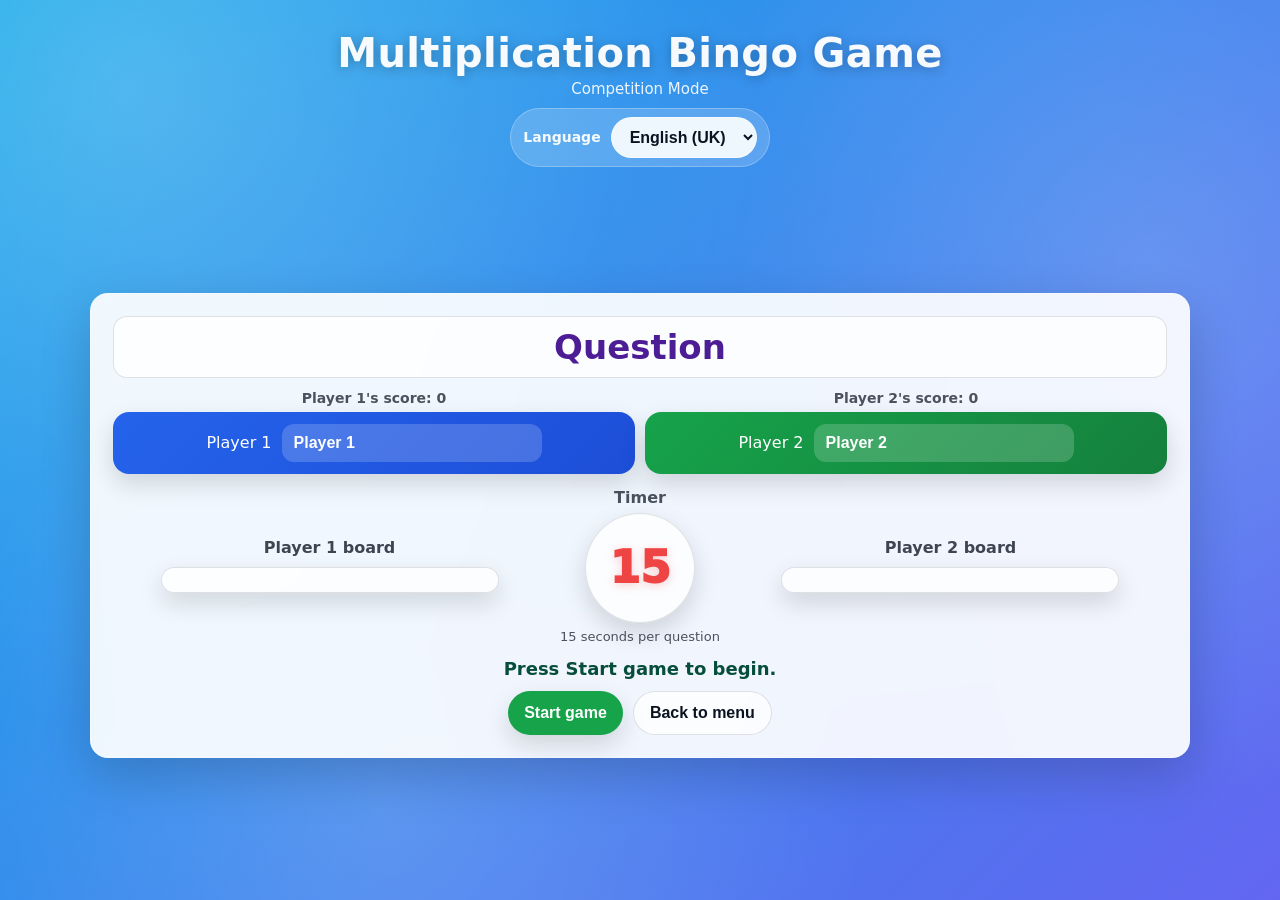
<file: games/multiplication-board/game.html>
<!DOCTYPE html>
<html lang="en">
<head>
  <meta charset="UTF-8">
  <meta name="viewport" content="width=device-width, initial-scale=1.0, viewport-fit=cover">
  <title>Multiplication Bingo Game • Game</title>
  <link rel="stylesheet" href="style.css">
  <link rel="stylesheet" href="../../shared/mmq-mobile.css">
  <link rel="stylesheet" href="mobile.css">
</head>
<body data-page="game">
  <div class="page">
    <div class="brand">
      <h1 class="title" data-i18n="app_title">Multiplication Bingo Game</h1>
      <p class="subtitle" data-i18n="game_subtitle">Competition Mode</p>
      <div class="lang-switch" aria-label="Language switch">
        <label for="langSelect" data-i18n="language_label">Language</label>
        <select id="langSelect"><option value="en-GB">English (UK)</option><option value="zh-CN">中文 (简体)</option></select>
      </div>
    </div>

    <div class="card card-lg game-container">
      <div class="game-header"><div id="question" class="question" data-i18n="question_default">Question</div></div>

      <div class="scoreboard">
        <div class="player-info">
          <div class="score-label" data-i18n="player1_score_label">Player 1 score</div>
          <div class="player-box blue"><span data-i18n="player1">Player 1</span><input type="text" id="player1-name" data-i18n-placeholder="type_your_name" placeholder="Type your name" readonly></div>
        </div>
        <div class="player-info">
          <div class="score-label" data-i18n="player2_score_label">Player 2 score</div>
          <div class="player-box green"><span data-i18n="player2">Player 2</span><input type="text" id="player2-name" data-i18n-placeholder="type_your_name" placeholder="Type your name" readonly></div>
        </div>
      </div>

      <div class="boards">
        <div class="board-container"><div class="board-title" data-i18n="player1_board">Player 1 board</div><div class="board" id="board1"></div></div>
        <div class="timer-container"><p class="timer-text" data-i18n="timer">Timer</p><div class="timer-chip"><p id="timer">15</p></div><p class="timer-subtext" data-i18n="seconds_per_question">15 seconds per question</p></div>
        <div class="board-container"><div class="board-title" data-i18n="player2_board">Player 2 board</div><div class="board" id="board2"></div></div>
      </div>

      <div id="turnMessage" class="turn-message">...</div>
      <div class="footer-actions">
        <button class="btn btn-success" id="playStartBtn" onclick="startPlay()" data-i18n="start_game_btn">Start game</button>
        <button class="btn btn-ghost" onclick="window.location.href='menu.html'" data-i18n="back_to_menu">Back to menu</button>
      </div>
    </div>
  </div>

  <script src="../../shared/mmq-mobile.js"></script>
  <script src="script.js"></script>
  <script src="mobile.js"></script>
</body>
</html>
</file>
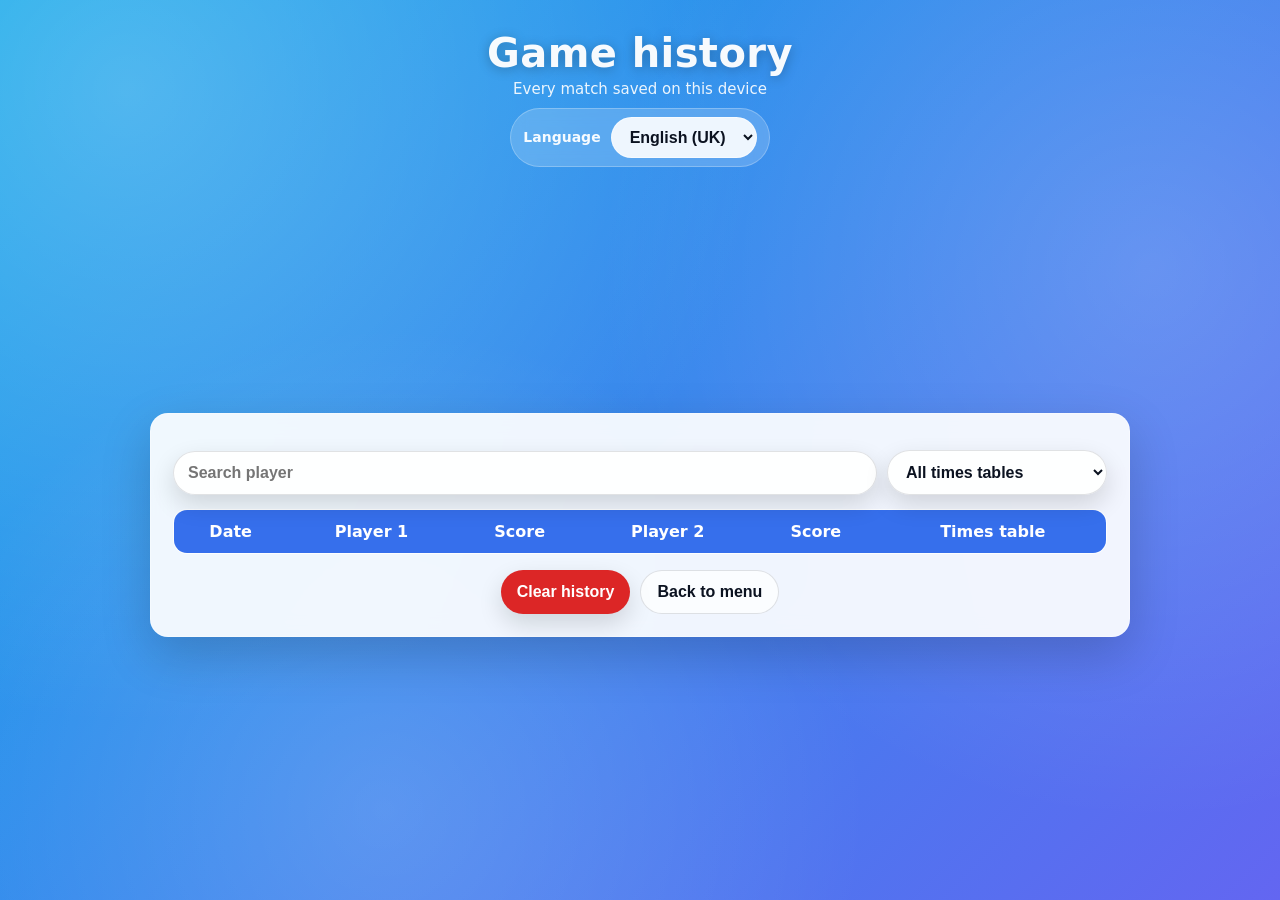
<file: games/multiplication-board/history.html>
<!DOCTYPE html>
<html lang="en">
<head>
  <meta charset="UTF-8">
  <meta name="viewport" content="width=device-width, initial-scale=1.0">
  <title>Multiplication Bingo Game • History</title>
  <link rel="stylesheet" href="style.css">
</head>
<body data-page="history">
  <div class="page">
    <div class="brand">
      <h1 class="title" data-i18n="game_history">Game history</h1>
      <p class="subtitle" data-i18n="every_match">Every match saved on this device</p>

      <div class="lang-switch" aria-label="Language switch">
        <label for="langSelect" data-i18n="language_label">Language</label>
        <select id="langSelect">
          <option value="en-GB">English (UK)</option>
          <option value="zh-CN">中文 (简体)</option>
        </select>
      </div>
    </div>

    <div class="card card-lg" style="width:min(980px,100%);">
      <div class="filters">
        <input type="text" id="searchPlayer" data-i18n-placeholder="search_player" placeholder="Search player" oninput="filterHistory()">
        <select id="tableFilter" data-fill-tables onchange="filterHistory()"></select>
      </div>

      <table id="historyTable"></table>

      <div class="footer-actions" style="margin-top:16px;">
        <button class="btn btn-danger" onclick="clearHistory()" data-i18n="clear_history">Clear history</button>
        <button class="btn btn-ghost" onclick="window.location.href='menu.html'" data-i18n="back_to_menu">Back to menu</button>
      </div>
    </div>
  </div>

  <script src="script.js"></script>
  <script>
    function headerRow() {
      const t = window.i18n?.t || ((k) => k);
      return `<tr>
        <th>${t('date')}</th>
        <th>${t('player1')}</th>
        <th>${t('score')}</th>
        <th>${t('player2')}</th>
        <th>${t('score')}</th>
        <th>${t('times_table')}</th>
      </tr>`;
    }

    function formatTimesTable(value) {
      const t = window.i18n?.t || ((k) => k);
      const lang = window.i18n?.getLang ? window.i18n.getLang() : 'en-GB';
      const v = String(value ?? '').trim();

      if (v.startsWith('mixed:')) {
        const nums = v.replace('mixed:', '').split(',').map(s => parseInt(s,10)).filter(n => !Number.isNaN(n));
        const joiner = (lang === 'zh-CN') ? '、' : ', ';
        const tablesStr = nums.map(n => '×' + n).join(joiner);
        return (lang === 'zh-CN') ? `${t('mixed_tables')}（${tablesStr}）` : `${t('mixed_tables')} (${tablesStr})`;
      }

      const n = parseInt(v, 10);
      if (!Number.isNaN(n) && n >= 2 && n <= 9) return t('times_table_n', { n });
      return t('unknown');
    }

    function displayHistory() {
      const history = JSON.parse(localStorage.getItem('scores')) || [];
      const table = document.getElementById('historyTable');
      table.innerHTML = headerRow();

      history.forEach(entry => {
        const row = `<tr>
          <td>${entry.date}</td>
          <td>${entry.player1}</td>
          <td>${entry.score1}</td>
          <td>${entry.player2}</td>
          <td>${entry.score2}</td>
          <td>${formatTimesTable(entry.timesTable)}</td>
        </tr>`;
        table.innerHTML += row;
      });
    }

    function filterHistory() {
      const search = document.getElementById('searchPlayer').value.toLowerCase();
      const filter = document.getElementById('tableFilter').value;
      const history = JSON.parse(localStorage.getItem('scores')) || [];

      const filtered = history.filter(entry =>
        (filter === 'all' || (filter === 'mixed' ? String(entry.timesTable).startsWith('mixed:') : String(entry.timesTable) === String(filter))) &&
        (search === '' || entry.player1.toLowerCase().includes(search) || entry.player2.toLowerCase().includes(search))
      );

      const table = document.getElementById('historyTable');
      table.innerHTML = headerRow();
      filtered.forEach(entry => {
        const row = `<tr>
          <td>${entry.date}</td>
          <td>${entry.player1}</td>
          <td>${entry.score1}</td>
          <td>${entry.player2}</td>
          <td>${entry.score2}</td>
          <td>${formatTimesTable(entry.timesTable)}</td>
        </tr>`;
        table.innerHTML += row;
      });
    }

    function clearHistory() {
      localStorage.removeItem('scores');
      const t = window.i18n?.t || ((k) => k);
      alert(t('history_cleared'));
      displayHistory();
    }

    document.addEventListener('DOMContentLoaded', () => {
      displayHistory();

      // If language changes, re-render table headers + times-table wording.
      const langSelect = document.getElementById('langSelect');
      if (langSelect) {
        langSelect.addEventListener('change', () => {
          setTimeout(() => filterHistory(), 0);
        });
      }
    });
  </script>
</body>
</html>
</file>
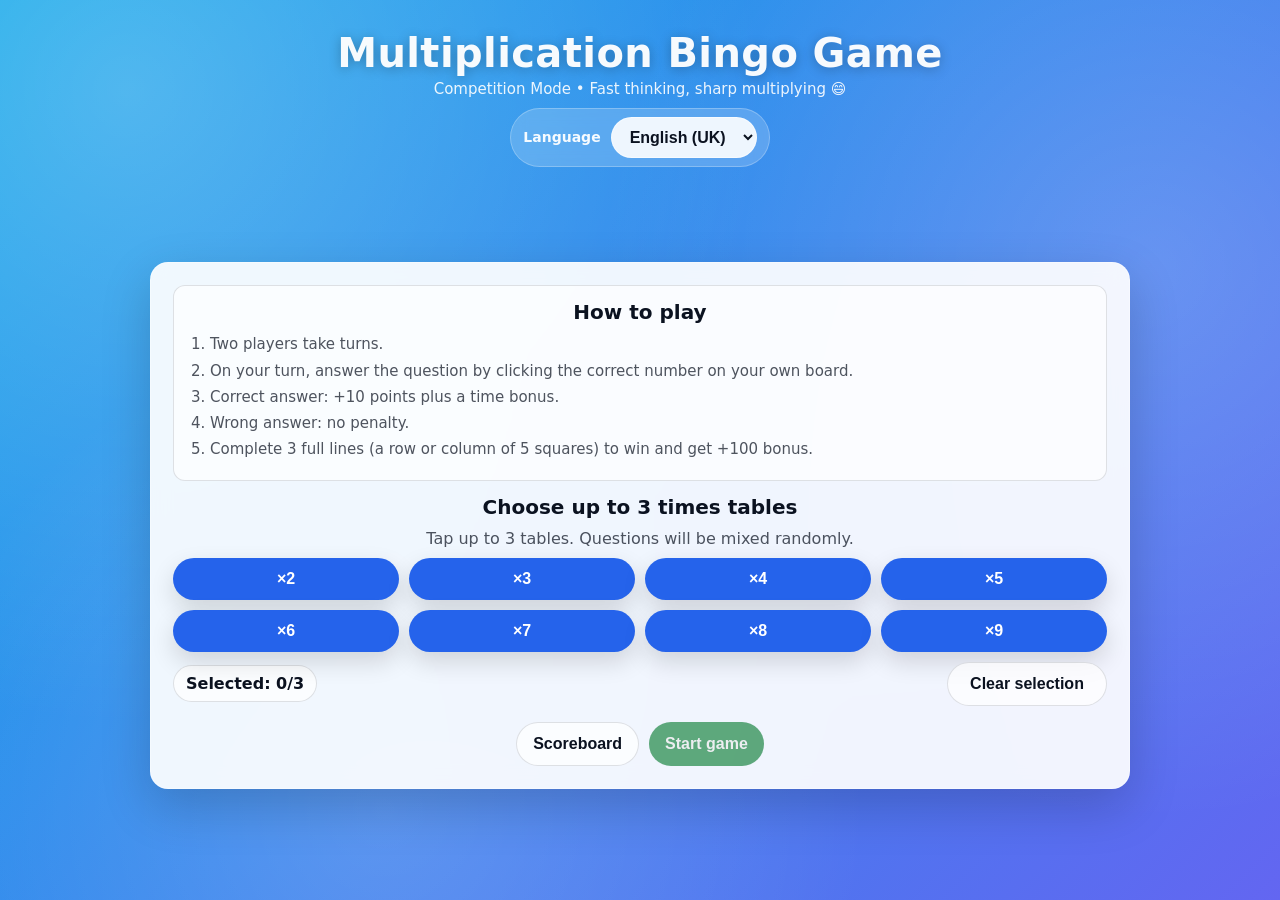
<file: games/multiplication-board/menu.html>
<!DOCTYPE html>
<html lang="en">
<head>
  <meta charset="UTF-8">
  <meta name="viewport" content="width=device-width, initial-scale=1.0">
  <title>Multiplication Bingo Game • Menu</title>
  <link rel="stylesheet" href="style.css">
</head>
<body data-page="menu">
  <div class="page">
    <div class="brand">
      <h1 class="title" data-i18n="app_title">Multiplication Bingo Game</h1>
      <p class="subtitle" data-i18n="menu_subtitle">Competition Mode • Fast thinking, sharp multiplying 😄</p>

      <div class="lang-switch" aria-label="Language switch">
        <label for="langSelect" data-i18n="language_label">Language</label>
        <select id="langSelect">
          <option value="en-GB">English (UK)</option>
          <option value="zh-CN">中文 (简体)</option>
        </select>
      </div>
    </div>

    <div class="card card-lg">
      <div class="section" style="margin-bottom:14px;">
        <h2 data-i18n="how_to_play">How to play</h2>
        <ol class="rules-list muted" style="margin:0;">
          <li data-i18n="rule_1">Two players take turns.</li>
          <li data-i18n="rule_2">On your turn, answer the question by clicking the correct number on your own board.</li>
          <li data-i18n="rule_3">Correct answer: +10 points plus a time bonus.</li>
          <li data-i18n="rule_4">Wrong answer: no penalty.</li>
          <li data-i18n="rule_5">Complete 3 full lines (a row or column of 5 squares) to win and get +100 bonus.</li>
        </ol>
      </div>

      <h2 data-i18n="choose_table">Choose up to 3 times tables</h2>
      <p class="muted" id="pickHint" data-i18n="pick_up_to_three" style="margin:6px 0 10px;">Tap up to 3 tables. Questions will be mixed randomly.</p>

      <div class="btn-grid" id="tablePicker" style="margin-top:6px;">
        <button type="button" class="btn btn-primary table-pick" data-table="2">×2</button>
        <button type="button" class="btn btn-primary table-pick" data-table="3">×3</button>
        <button type="button" class="btn btn-primary table-pick" data-table="4">×4</button>
        <button type="button" class="btn btn-primary table-pick" data-table="5">×5</button>
        <button type="button" class="btn btn-primary table-pick" data-table="6">×6</button>
        <button type="button" class="btn btn-primary table-pick" data-table="7">×7</button>
        <button type="button" class="btn btn-primary table-pick" data-table="8">×8</button>
        <button type="button" class="btn btn-primary table-pick" data-table="9">×9</button>
      </div>

      <div class="table-meta" style="margin-top:10px; display:flex; justify-content:space-between; gap:10px; align-items:center; flex-wrap:wrap;">
        <div class="pill" id="selectedCount" data-i18n="selected_count">Selected: 0/3</div>
        <button type="button" class="btn btn-ghost" onclick="clearTableSelection()" style="min-width:160px;" data-i18n="clear_selection">Clear selection</button>
      </div>

      <div class="footer-actions" style="margin-top:16px;">
        <button class="btn btn-ghost" onclick="window.location.href='scoreboard.html'" data-i18n="scoreboard_btn">Scoreboard</button>
        <button class="btn btn-success" id="startBtn" onclick="startGameFromSelection()" data-i18n="start_game_btn">Start game</button>
      </div>
    </div>
  </div>

  <script src="script.js"></script>
</body>
</html>
</file>
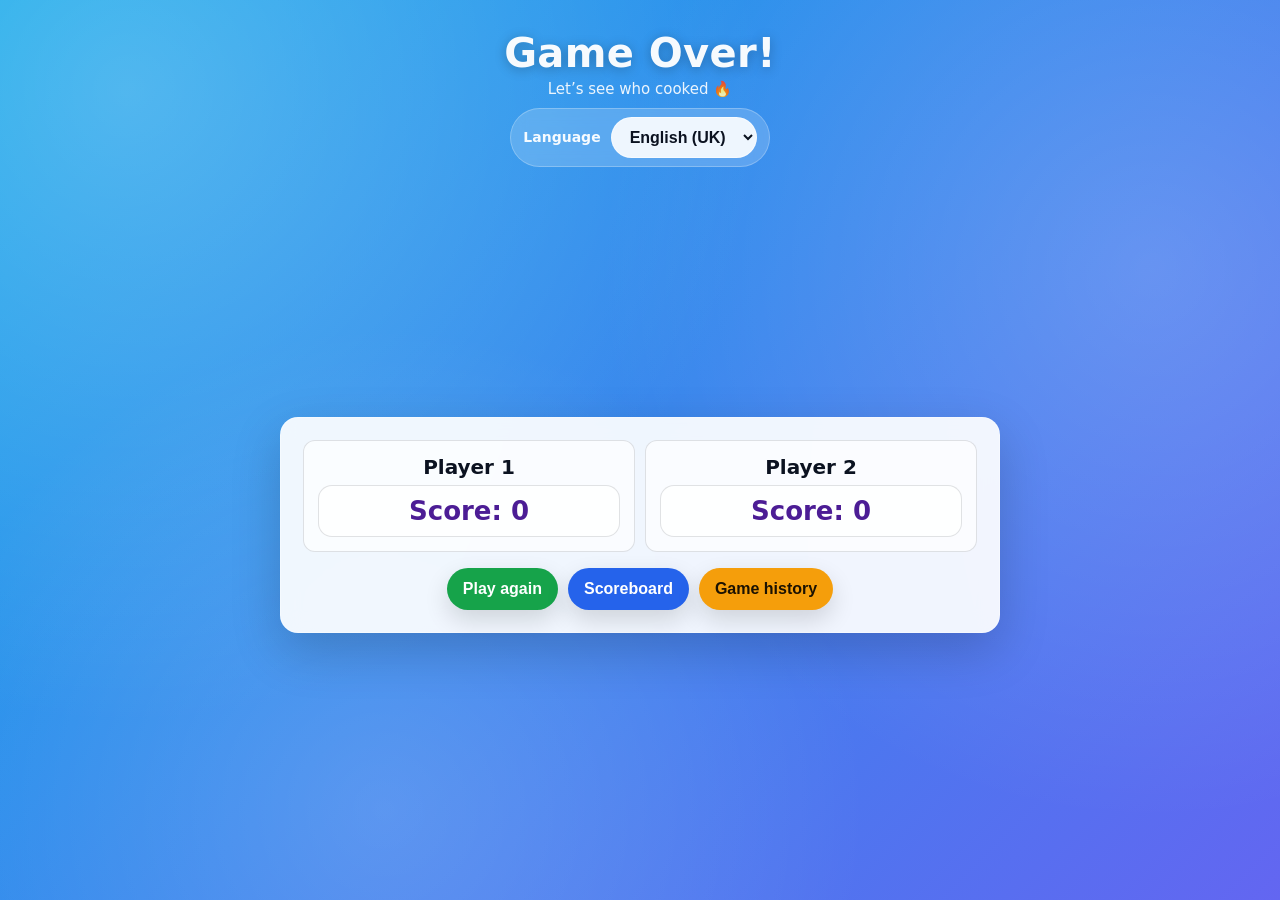
<file: games/multiplication-board/result.html>
<!DOCTYPE html>
<html lang="en">
<head>
  <meta charset="UTF-8">
  <meta name="viewport" content="width=device-width, initial-scale=1.0">
  <title>Multiplication Bingo Game • Result</title>
  <link rel="stylesheet" href="style.css">
</head>
<body data-page="result">
  <div class="page">
    <div class="brand">
      <h1 class="title" data-i18n="game_over_title">Game Over!</h1>
      <p class="subtitle" data-i18n="result_subtitle">Let’s see who cooked 🔥</p>

      <div class="lang-switch" aria-label="Language switch">
        <label for="langSelect" data-i18n="language_label">Language</label>
        <select id="langSelect">
          <option value="en-GB">English (UK)</option>
          <option value="zh-CN">中文 (简体)</option>
        </select>
      </div>
    </div>

    <div class="card card-lg" style="width:min(720px,100%);">
      <div class="scoreboard" style="margin-top:0;">
        <div class="section">
          <h2 id="player1Name" style="margin-bottom:6px;"></h2>
          <div class="question" id="player1Score" style="margin:0; font-size:26px;"></div>
        </div>
        <div class="section">
          <h2 id="player2Name" style="margin-bottom:6px;"></h2>
          <div class="question" id="player2Score" style="margin:0; font-size:26px;"></div>
        </div>
      </div>

      <div class="footer-actions" style="margin-top:16px;">
        <button class="btn btn-success" onclick="playAgain()" data-i18n="play_again">Play again</button>
        <button class="btn btn-primary" onclick="viewScoreboard()" data-i18n="scoreboard_btn">Scoreboard</button>
        <button class="btn btn-warn" onclick="viewHistory()" data-i18n="game_history">Game history</button>
      </div>
    </div>
  </div>

  <script src="script.js"></script>
  <script>
    document.addEventListener("DOMContentLoaded", function() {
      const t = window.i18n?.t || ((k) => k);
      const locale = window.i18n?.getLocale ? window.i18n.getLocale() : "en-GB";

      let player1 = localStorage.getItem('player1Name') || t('player1');
      let player2 = localStorage.getItem('player2Name') || t('player2');
      let score1 = localStorage.getItem('finalScore1') || 0;
      let score2 = localStorage.getItem('finalScore2') || 0;

      document.getElementById('player1Name').innerText = player1;
      document.getElementById('player1Score').innerText = t('score_label', { score: score1 });
      document.getElementById('player2Name').innerText = player2;
      document.getElementById('player2Score').innerText = t('score_label', { score: score2 });

      saveGameRecord(player1, score1, player2, score2, locale);
    });

    function saveGameRecord(player1, score1, player2, score2, locale) {
      let scores = JSON.parse(localStorage.getItem('scores')) || [];

      // Store selected times tables
      let tables = [];
      try {
        tables = JSON.parse(localStorage.getItem('selectedTables')) || [];
      } catch (e) {
        tables = [];
      }
      const legacy = localStorage.getItem('selectedTable');

      let timesTableValue;
      if (Array.isArray(tables) && tables.length > 1) {
        timesTableValue = 'mixed:' + tables.map(String).join(',');
      } else if (Array.isArray(tables) && tables.length === 1) {
        timesTableValue = String(tables[0]);
      } else if (legacy) {
        timesTableValue = String(legacy);
      } else {
        timesTableValue = (window.i18n?.t ? window.i18n.t('unknown') : 'Unknown');
      }

      let newRecord = {
        player1: player1,
        score1: parseInt(score1, 10),
        player2: player2,
        score2: parseInt(score2, 10),
        timesTable: timesTableValue,
        date: new Date().toLocaleString(locale)
      };

      scores.push(newRecord);
      localStorage.setItem('scores', JSON.stringify(scores));
    }

    function playAgain() {
      window.location.href = 'game.html';
    }
    function viewScoreboard() {
      window.location.href = 'scoreboard.html';
    }
    function viewHistory() {
      window.location.href = 'history.html';
    }
  </script>
</body>
</html>
</file>
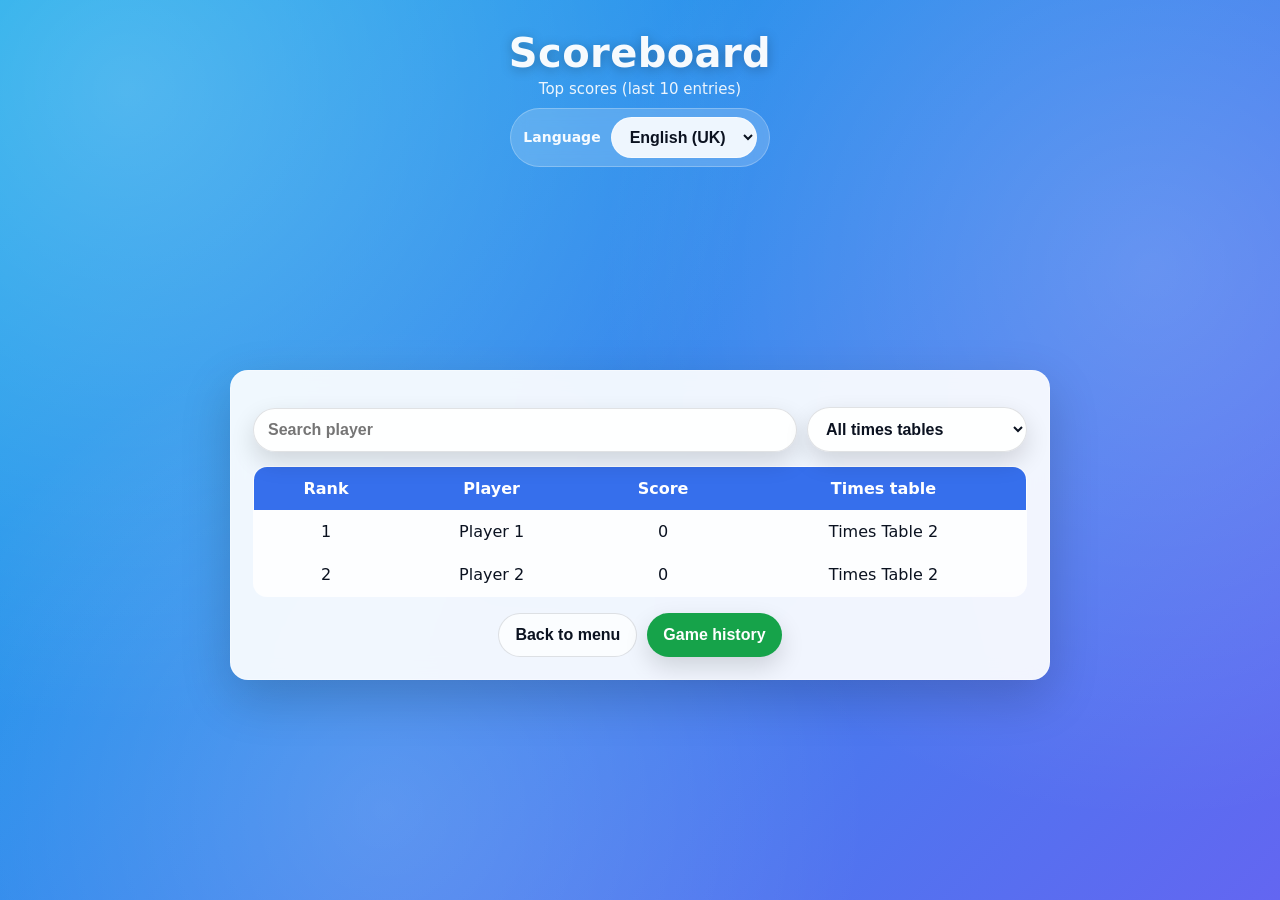
<file: games/multiplication-board/scoreboard.html>
<!DOCTYPE html>
<html lang="en">
<head>
  <meta charset="UTF-8">
  <meta name="viewport" content="width=device-width, initial-scale=1.0">
  <title>Multiplication Bingo Game • Scoreboard</title>
  <link rel="stylesheet" href="style.css">
</head>
<body data-page="scoreboard">
  <div class="page">
    <div class="brand">
      <h1 class="title" data-i18n="page_scoreboard">Scoreboard</h1>
      <p class="subtitle" data-i18n="top_scores">Top scores (last 10 entries)</p>

      <div class="lang-switch" aria-label="Language switch">
        <label for="langSelect" data-i18n="language_label">Language</label>
        <select id="langSelect">
          <option value="en-GB">English (UK)</option>
          <option value="zh-CN">中文 (简体)</option>
        </select>
      </div>
    </div>

    <div class="card card-lg" style="width:min(820px,100%);">
      <div class="filters">
        <input type="text" id="searchPlayer" data-i18n-placeholder="search_player" placeholder="Search player" oninput="filterScores()">
        <select id="tableFilter" data-fill-tables onchange="filterScores()"></select>
      </div>

      <table id="scoreboardTable"></table>

      <div class="footer-actions" style="margin-top:16px;">
        <button class="btn btn-ghost" onclick="window.location.href='menu.html'" data-i18n="back_to_menu">Back to menu</button>
        <button class="btn btn-success" onclick="window.location.href='history.html'" data-i18n="game_history">Game history</button>
      </div>
    </div>
  </div>

  <script src="script.js"></script>
  <script>
    function headerRow() {
      const t = window.i18n?.t || ((k) => k);
      return `<tr>
        <th>${t('rank')}</th>
        <th>${t('player')}</th>
        <th>${t('score')}</th>
        <th>${t('times_table')}</th>
      </tr>`;
    }

    function formatTimesTable(value) {
      const t = window.i18n?.t || ((k) => k);
      const lang = window.i18n?.getLang ? window.i18n.getLang() : 'en-GB';
      const v = String(value ?? '').trim();

      if (v.startsWith('mixed:')) {
        const nums = v.replace('mixed:', '').split(',').map(s => parseInt(s,10)).filter(n => !Number.isNaN(n));
        const joiner = (lang === 'zh-CN') ? '、' : ', ';
        const tablesStr = nums.map(n => '×' + n).join(joiner);
        return (lang === 'zh-CN') ? `${t('mixed_tables')}（${tablesStr}）` : `${t('mixed_tables')} (${tablesStr})`;
      }

      const n = parseInt(v, 10);
      if (!Number.isNaN(n) && n >= 2 && n <= 9) return t('times_table_n', { n });
      return t('unknown');
    }

    function getAllScores() {
      const scores = JSON.parse(localStorage.getItem('scores')) || [];
      const allScores = [];
      scores.forEach(entry => {
        allScores.push({ player: entry.player1, score: entry.score1, timesTable: entry.timesTable });
        allScores.push({ player: entry.player2, score: entry.score2, timesTable: entry.timesTable });
      });
      allScores.sort((a, b) => b.score - a.score);
      return allScores;
    }

    function displayScores(list) {
      const table = document.getElementById('scoreboardTable');
      table.innerHTML = headerRow();
      (list || []).slice(0, 10).forEach((entry, index) => {
        table.innerHTML += `<tr>
          <td>${index + 1}</td>
          <td>${entry.player}</td>
          <td>${entry.score}</td>
          <td>${formatTimesTable(entry.timesTable)}</td>
        </tr>`;
      });
    }

    function filterScores() {
      const search = document.getElementById('searchPlayer').value.toLowerCase();
      const filter = document.getElementById('tableFilter').value;
      const all = getAllScores();

      const filtered = all.filter(entry =>
        (filter === 'all' || (filter === 'mixed' ? String(entry.timesTable).startsWith('mixed:') : String(entry.timesTable) === String(filter))) &&
        (search === '' || entry.player.toLowerCase().includes(search))
      );

      displayScores(filtered);
    }

    document.addEventListener('DOMContentLoaded', () => {
      displayScores(getAllScores());

      const langSelect = document.getElementById('langSelect');
      if (langSelect) {
        langSelect.addEventListener('change', () => {
          setTimeout(() => filterScores(), 0);
        });
      }
    });
  </script>
</body>
</html>
</file>
<file: games/array-model/styles.css>
html, body{ height:100%; margin:0; overflow:hidden; }
:root{
  --cell-size: 64px;
  --label-size: 120px;
  --grid-gap: 6px;
  --card-bg: rgba(255,255,255,0.92);
  --shadow: 0 12px 30px rgba(0,0,0,0.12);
  --radius: 22px;
  --cell-bg: #e9fff5;
  --cell-selected-bg: #bfe9ff;
}

*{ box-sizing:border-box; }

body{
  margin:0;
  font-size: 18px;
  min-height:100vh;
  height:100vh;
  height:100dvh;
  overflow:hidden;
  font-family: system-ui, -apple-system, "Segoe UI", sans-serif;
  color:#1f2937;
  display:flex;
  flex-direction:column;
  align-items:center;

  /* fun background */
  background:
    radial-gradient(circle at 12% 18%, rgba(255,233,148,0.9), transparent 40%),
    radial-gradient(circle at 78% 22%, rgba(157,233,255,0.9), transparent 40%),
    radial-gradient(circle at 35% 85%, rgba(255,170,219,0.85), transparent 45%),
    radial-gradient(circle at 88% 78%, rgba(173,255,195,0.85), transparent 45%),
    linear-gradient(180deg, #f7fbff 0%, #ffffff 100%);
}

/* Language-specific fonts */
body[data-lang="en"]{
  font-family: "Comic Sans MS","Comic Sans","Trebuchet MS","Segoe UI",system-ui,-apple-system,sans-serif;
}
body[data-lang="zh"]{
  font-family: "Kaiti","KaiTi","STKaiti","KaiTi_GB2312","Noto Serif SC","PingFang SC","Microsoft YaHei",system-ui,sans-serif;
}

.topbar{
  width:min(1050px, 94vw);
  margin: 8px 0 4px;
  padding: 12px 14px;
  border-radius: var(--radius);
  background: var(--card-bg);
  box-shadow: var(--shadow);
  display:flex;
  align-items:center;
  justify-content:space-between;
  gap: 16px;
}

.brand{
  display:flex;
  gap: 12px;
  align-items:center;
}

.logo{
  width: 56px;
  height: 56px;
  border-radius: 18px;
  display:grid;
  place-items:center;
  font-size: 30px;
  background: linear-gradient(135deg, rgba(255,212,87,0.9), rgba(120,210,255,0.9));
  box-shadow: 0 10px 18px rgba(0,0,0,0.12);
}

.brand-text h1{
  font-size: 24px;
  margin: 0;
  line-height: 1.1;
}

.subtitle{
  margin: 4px 0 0;
  font-size: 14px;
  opacity: 0.85;
}

.controls{
  display:flex;
  gap: 10px;
  flex-wrap:wrap;
  justify-content:flex-end;
}

.chip{
  border: 0;
  padding: 10px 12px;
  border-radius: 999px;
  cursor:pointer;
  font-weight: 700;
  background: rgba(31,41,55,0.08);
  transition: transform 120ms ease, background 120ms ease;
  user-select:none;
}

.chip:hover{ transform: translateY(-1px); background: rgba(31,41,55,0.12); }
.chip.active{
  background: linear-gradient(135deg, rgba(255,212,87,0.9), rgba(120,210,255,0.9));
  box-shadow: 0 10px 18px rgba(0,0,0,0.12);
}

main.container{ flex:1; min-height:0; }

.container{
  width:min(1050px, 94vw);
  display:flex;
  flex: 1;
  align-items: stretch;
  justify-content:center;
  padding: 6px 0 12px;
  min-height: 0;
}

.centered{
  display:flex;
  flex-direction:column;
  align-items:center;
  min-height: 0;
}

.hidden{ display:none; }

.card{
  width:100%;
  max-height: 100%;
  overflow: hidden;
  display:flex;
  flex-direction:column;
  background: var(--card-bg);
  border-radius: var(--radius);
  box-shadow: var(--shadow);
  padding: 18px 16px 20px;
  height: 100%;
  min-height: 0;
}

.card-title{
  margin: 0 0 12px;
  font-size: clamp(24px, 3.2vh, 34px);
}

/* Learning screen layout (bigger, clearer arrays) */
.learn-layout{
  display:grid;
  grid-template-columns: 1fr;
  gap: 10px;
  width: 100%;
  flex: 1;
  min-height: 0;
}

.learn-panel{
  display:flex;
  flex-direction:column;
  align-items:center;
}

.learn-grid-area{
  flex: 1;
  min-height: 0;
}

@media (min-width: 720px){
  .learn-layout{
    grid-template-columns: 380px 1fr;
    align-items: stretch;
  }
  .learn-panel{
    align-items: stretch;
  }
  .learn-panel .input-group,
  .learn-panel .button-group{
    justify-content: flex-start;
  }
/* Force the two main buttons (Generate / Practise) to sit side-by-side */
.learn-panel .button-group{
  flex-wrap: nowrap;
}
.learn-panel .button-group .btn{
  flex: 1 1 0;
  justify-content: center;
  min-width: 0;
}

  .learn-panel .concept-note,
  .learn-panel .equation,
  .learn-panel .hint{
    width: 100%;
  }
}

.practice-header{
  display:flex;
  align-items:center;
  justify-content:space-between;
  gap: 12px;
  margin-bottom: 8px;
}

/* Times table picker (practice) */
.practice-table-pick{
  display:flex;
  align-items:center;
  gap: 10px;
  padding: 6px 10px;
  border-radius: 999px;
  background: rgba(255,255,255,0.75);
  border: 2px solid rgba(31,41,55,0.10);
}

.table-label{
  font-weight: 900;
  font-size: 16px;
  white-space: nowrap;
}

.table-select{
  appearance: none;
  -webkit-appearance: none;
  border: 2px solid rgba(31,41,55,0.14);
  background: #fff;
  border-radius: 999px;
  padding: 8px 34px 8px 14px;
  font-weight: 900;
  font-size: 16px;
  cursor: pointer;
  position: relative;
}

.table-select:focus{
  outline: none;
  border-color: rgba(59,130,246,0.7);
  box-shadow: 0 0 0 4px rgba(59,130,246,0.15);
}

/* little dropdown arrow */
.practice-table-pick{
  position: relative;
}
.practice-table-pick::after{
  content: "▾";
  position: absolute;
  right: 16px;
  pointer-events: none;
  font-weight: 1000;
  opacity: 0.7;
}

/* Practice layout: give the array more room (bigger boxes) */
.practice-layout{
  display: grid;
  grid-template-columns: 1fr;
  gap: 14px;
  width: 100%;
  flex: 1;
  min-height: 0;
}

.practice-left, .practice-right{
  display: flex;
  flex-direction: column;
  min-height: 0;
}

.practice-left #practiceArrayContainer{
  flex: 1;
  min-height: 0;
}

@media (min-width: 720px){
  .practice-layout{
    grid-template-columns: 1.2fr 0.8fr;
    align-items: stretch;
  }
  .practice-right{
    justify-content: flex-start;
  }
}

.input-group{
  display: flex;
  flex-wrap: wrap;
  gap: 12px 18px;
  align-items: center;
  justify-content: center;
  width: 100%;
  max-width: 920px;
  margin: 10px auto;
}

.input-pair{
  display:flex;
  align-items:center;
  gap: 12px;
}

.input-pair label{
  white-space: nowrap;
  text-align: left;
}

.input-pair input{
  width: min(140px, 28vw);
}
label{
  font-weight: 900;
  font-size: clamp(18px, 2.6vh, 24px);
}

input[type="number"]{
  width: 112px;
  padding: 12px 14px;
  border-radius: 16px;
  border: 2px solid rgba(31,41,55,0.14);
  outline: none;
  font-size: clamp(20px, 3vh, 28px);
  text-align:center;
  background: #fff;
}

input[type="number"]:focus{
  border-color: rgba(59,130,246,0.7);
  box-shadow: 0 0 0 4px rgba(59,130,246,0.15);
}

.button-group{
  display:flex;
  align-items:center;
  justify-content:center;
  flex-wrap:wrap;
  gap: 10px;
  margin: 10px 0 8px;
}

.btn{
  border: 0;
  cursor:pointer;
  border-radius: 18px;
  padding: 14px 16px;
  font-weight: 900;
  font-size: clamp(18px, 2.6vh, 24px);

  display:flex;
  align-items:center;
  gap: 8px;
  transition: transform 120ms ease, box-shadow 120ms ease, filter 120ms ease;
  user-select:none;
}

.btn:hover{ transform: translateY(-1px); filter: brightness(1.02); }
.btn:active{ transform: translateY(0px) scale(0.98); }


/* Unified main buttons: same light-blue background */
#btnGenerate, #btnPractice{
  background: rgba(191,233,255,0.95);
  color: #0b1220;
  box-shadow: 0 10px 18px rgba(0,0,0,0.12);
}
#btnGenerate:hover, #btnPractice:hover{ filter: brightness(1.03); }

.primary{
  background: linear-gradient(135deg, rgba(34,197,94,0.95), rgba(59,130,246,0.95));
  color: #0b1220;
  box-shadow: 0 10px 18px rgba(0,0,0,0.12);
}

.secondary{
  background: linear-gradient(135deg, rgba(255,212,87,0.95), rgba(255,99,170,0.92));
  color:#111827;
  box-shadow: 0 10px 18px rgba(0,0,0,0.12);
}

.ghost{
  background: rgba(31,41,55,0.08);
  color:#111827;
}

.smallbtn{
  padding: 10px 12px;
  border-radius: 14px;
  font-size: 14px;
}

.equation{
  margin-top: 8px;
  font-size: clamp(22px, 3vh, 30px);
  font-weight: 1000;
}

.equation.small{
  font-size: clamp(18px, 2.6vh, 24px);
  font-weight: 900;
  opacity: 0.95;
}

.hint{
  margin: 10px 0 0;
  font-size: clamp(16px, 2.4vh, 22px);
  opacity: 0.9;
}

.concept-note{
  margin: 8px 0 10px;
  padding: 12px 14px;
  border-radius: 18px;
  background: rgba(59,130,246,0.10);
  border: 2px dashed rgba(59,130,246,0.25);
  font-weight: 900;
  font-size: clamp(18px, 2.6vh, 26px);
  width: min(860px, 100%);
}

.question{
  margin: 10px 0 6px;
  font-size: clamp(26px, 3.6vh, 40px);
  font-weight: 1000;
}

#arrayContainer, #practiceArrayContainer{
  position: relative;
  width: 100%;
  flex: 1;
  min-height: 0;
  margin-top: 6px;
  padding: 0;
  display:flex;
  align-items:stretch;
  justify-content:center;
}


.grid-container{
  display:grid;
  gap: var(--grid-gap);
  align-items:stretch;
  justify-items:stretch;
  width: fit-content;
  max-width: 100%;
  max-height: 100%;
  padding: 0;
  overflow: visible;
}

.label-cell{
  padding: 0;
  border-radius: clamp(12px, 1.6vh, 18px);
  font-weight: 900;
  font-size: clamp(14px, calc(var(--cell-size) * 0.34), 34px);
  line-height: 1;
  background: rgba(255,255,255,0.92);
  border: 2px solid rgba(31,41,55,0.10);
}

/* Hide column-number header boxes (keep spacing, but remove the "1 2 3" labels + empty boxes) */
.col-label-cell{
  background: transparent;
  border: 0;
}

/* Corner cell: show the Row/Column stickers instead of a blank box */
.corner-cell{
  background: transparent;
  border: 0;
}

/* Invisible spacer cells for row labels (keeps grid alignment without showing big 'Row' boxes) */
.row-spacer{
  background: transparent !important;
  border: 0 !important;
  box-shadow: none !important;
}
.corner-axis{
  display:flex;
  flex-direction: row;
  gap: 10px;
  align-items: center;
  justify-content: center;
  flex-wrap: wrap;
}

.corner-sticker{
  background: rgba(255,255,255,0.92);
  border: 2px solid rgba(31,41,55,0.10);
  border-radius: 999px;
  padding: 8px 12px;
  font-size: clamp(18px, 2.4vh, 28px);
  font-weight: 1000;
  line-height: 1;

  white-space: nowrap;
}

button.label-cell{
  appearance: none;
  -webkit-appearance: none;
  background: inherit;
  border: inherit;
  font: inherit;
  color: inherit;
  text-align: center;
  width: 100%;
}

button.label-cell:focus{
  outline: 3px solid rgba(59,130,246,0.35);
  outline-offset: 2px;
}



.axis-btn{
  background: #f3f4f6; /* light grey */
  cursor: pointer;
}
.axis-btn:hover{
  filter: brightness(0.98);
}
.axis-btn.active{
  background: #bbf7d0; /* light green */
  border-color: rgba(16,185,129,0.55);
}

.cell{
  width: 100%;
  height: var(--cell-size);
  min-height: 0;
  border-radius: clamp(10px, 1.8vh, 16px);
  border: 2px solid rgba(34,197,94,0.80);
  background: var(--cell-bg);
  box-shadow: 0 0 0 2px rgba(16,185,129,0.18), 0 0 22px rgba(34,197,94,0.28);
cursor:pointer;
  color: rgba(255,255,255,0.88);
  transition: transform 120ms ease, filter 120ms ease, box-shadow 120ms ease;
}
.cell:hover{
  transform: translateY(-1px);
  filter: brightness(1.06);
  box-shadow: 0 10px 16px rgba(0,0,0,0.10);
}

#learningScreen .cell{
  background: #A6D47A;           /* before click */
  border: 2px solid #6FAE43;
  box-shadow: 0 0 0 2px rgba(111,174,67,0.18);
}

/* Learning mode: AFTER click (your teal sample) */
#learningScreen .cell.selected{
  background: #56B8A7;           /* after click */
  border-color: #148D77;
  outline: 3px solid rgba(20,141,119,0.45);
  outline-offset: -3px;
  box-shadow: 0 12px 20px rgba(20,141,119,0.22);
}

/* optional: slightly brighter on hover */
#learningScreen .cell:hover{
  filter: brightness(1.03);
}


.cell.selected{
  background: var(--cell-selected-bg);
  border-color: rgba(59,130,246,0.85);
  outline: 3px solid rgba(56,189,248,0.75);
  outline-offset: -3px;
  box-shadow: 0 12px 20px rgba(59,130,246,0.25);
  animation: pop 160ms ease-out;
}
@keyframes pop{
  0%{ transform: scale(0.92); }
  100%{ transform: scale(1.0); }
}

.row-label{
  position:absolute;
  top:-4px;
  left: 10px;
  font-size: 16px;
  font-weight: 900;
  background: rgba(255,255,255,0.9);
  padding: 8px 10px;
  border-radius: 14px;
  border: 2px solid rgba(31,41,55,0.10);
}

.col-label{
  position:absolute;
  bottom: -6px;
  left: 10px;
  font-size: 16px;
  font-weight: 900;
  background: rgba(255,255,255,0.9);
  padding: 8px 10px;
  border-radius: 14px;
  border: 2px solid rgba(31,41,55,0.10);
}

.feedback{
  margin-top: 6px;
  font-size: 18px;
  font-weight: 900;
  min-height: 28px;
}

/* Confetti */
#confettiLayer{
  pointer-events:none;
  position: fixed;
  inset: 0;
  overflow: hidden;
  z-index: 999;
}

.confetti{
  position:absolute;
  top:-12vh;
  font-size: 26px;
  opacity: 0.95;
  animation:
    fallSlow var(--dur, 4.8s) linear forwards,
    drift var(--dur, 4.8s) ease-in-out forwards,
    spinSlow 2200ms linear infinite;
  filter: drop-shadow(0 6px 8px rgba(0,0,0,0.12));
  will-change: transform, opacity;
}

@keyframes fallSlow{
  to{ transform: translateY(118vh); opacity: 0; }
}

@keyframes drift{
  0%{ margin-left: 0; }
  50%{ margin-left: calc(var(--dx, 0px) * 1); }
  100%{ margin-left: calc(var(--dx, 0px) * -0.25); }
}

@keyframes spinSlow{
  to{ rotate: 360deg; }
}


@media (max-width: 520px){
  .brand-text h1{ font-size: 20px; }
  input[type="number"]{ width: 88px; }
  .cell{ min-height: 46px; }
}


/* Axis guide stickers (Row / Column) */
.axis-guide{
  display:flex;
  gap:10px;
  justify-content:center;
  align-items:center;
  margin: 10px 0 6px;
  flex-wrap: nowrap; /* keep Row and Column side-by-side */
}

.axis-sticker{
  background: #f1f1f1;
  border: 2px solid #dedede;
  border-radius: 999px;
  padding: 8px 14px;
  font-size: 22px;
  font-weight: 800;
  box-shadow: 0 2px 0 rgba(0,0,0,0.06);
  line-height: 1;
  user-select: none;
}

@media (max-width: 480px){
  .axis-sticker{ font-size: 20px; padding: 7px 12px; }
}


/* =========================
   Practice: equation options
   ========================= */
.equation-area{
  flex: 0 0 auto; margin-top: 12px; }
.equation.jumbo{ font-size: clamp(26px, 3.2vw, 38px); }

.options-grid{
  display: grid;
  grid-template-columns: 1fr;
  gap: 10px;
  margin-top: 10px;
}

@media (min-width: 560px){
  .options-grid{ grid-template-columns: 1fr 1fr; }
}

.option-btn{
  font-size: clamp(16px, 2.0vw, 24px);
  padding: 10px 12px;
  border-radius: 18px;
  line-height: 1.05;
  display: flex;
  align-items: center;
  justify-content: center;
  text-align: center;
  background: #061a66;
  color: #f8fafc;
  border: 3px solid rgba(56,189,248,0.55);
  box-shadow: 0 0 0 4px rgba(56,189,248,0.12), 0 10px 24px rgba(0,0,0,0.18);
}


.option-btn.disabled{
  opacity: 0.7;
}

.option-btn.correct{
  border: 3px solid rgba(16,185,129,0.95);
  box-shadow: 0 0 0 5px rgba(16,185,129,0.18), 0 14px 30px rgba(0,0,0,0.22);
}

.option-btn.wrong{
  border: 3px solid rgba(239,68,68,0.95);
  box-shadow: 0 0 0 5px rgba(239,68,68,0.18), 0 14px 30px rgba(0,0,0,0.22);
}


.feedback.ok{
  color: rgba(16,185,129,0.95);
}

.feedback.bad{
  color: rgba(239,68,68,0.95);
}

.cell.locked{
  cursor: default;
  pointer-events: none;
}

.cell.locked:hover{
  transform: none;
  filter: none;
  box-shadow: none;
}


.corner-cell{
  background: transparent !important;
  border: 0 !important;
  box-shadow: none !important;
}


/* Grid sizing via JS */
.grid-container{ grid-auto-rows: var(--cell-size); }
.cell{ width: var(--cell-size); height: var(--cell-size); }
.label-cell{ height: var(--cell-size); display:flex; align-items:center; justify-content:center; }

.scoreboard{
  margin-left:auto;
  padding: 8px 12px;
  border-radius: 999px;
  background: rgba(255,255,255,0.75);
  border: 2px solid rgba(31,41,55,0.10);
  font-weight: 900;
  font-size: 20px;
}
@media (max-width: 520px){ .scoreboard{ font-size: 18px; } }


/* Repeated addition line */
.equation.repeated{
  opacity: 0.92;
}

/* Practice right panel layout so feedback never gets clipped */
.practice-right{
  display:flex;
  flex-direction:column;
  min-height:0;
  gap: 10px;
  padding: 0 4px 6px;
}

.practice-right .equation-area{
  display:flex;
  flex-direction:column;
  gap: 10px;
  min-height:0;
}

.practice-right .practice-actions{
  margin-top: auto;
}
</file>
<file: shared/mmq-mobile.css>
/* MMQ! shared Android/mobile layer */
:root{
  --mmq-vw:100vw;
  --mmq-vh:100dvh;
  --mmq-safe-top:env(safe-area-inset-top,0px);
  --mmq-safe-right:env(safe-area-inset-right,0px);
  --mmq-safe-bottom:env(safe-area-inset-bottom,0px);
  --mmq-safe-left:env(safe-area-inset-left,0px);
}

html{ -webkit-text-size-adjust:100%; }
html.mmq-touch{ -webkit-tap-highlight-color:transparent; }
html.mmq-touch button,
html.mmq-touch [role="button"],
html.mmq-touch select,
html.mmq-touch input{ touch-action:manipulation; }

body.mmq-playing{
  width:var(--mmq-vw);
  height:var(--mmq-vh);
  min-height:0 !important;
  overflow:hidden !important;
  overscroll-behavior:none;
}

.mmq-rotate-overlay{
  display:none;
  position:fixed;
  inset:0;
  z-index:2147483000;
  align-items:center;
  justify-content:center;
  padding:24px;
  background:linear-gradient(160deg,#e9f7ff,#fff8dd);
  color:#172033;
  text-align:center;
}
.mmq-rotate-card{
  width:min(420px,92vw);
  padding:26px 22px;
  border-radius:24px;
  background:rgba(255,255,255,.96);
  border:2px solid rgba(23,32,51,.12);
  box-shadow:0 18px 50px rgba(0,0,0,.18);
}
.mmq-rotate-icon{ font-size:52px; line-height:1; margin-bottom:10px; }
.mmq-rotate-title{ font-size:24px; font-weight:900; margin:0 0 8px; }
.mmq-rotate-text{ font-size:16px; line-height:1.45; margin:0; }

html.mmq-phone.mmq-portrait body.mmq-playing[data-mmq-orientation="landscape"] .mmq-rotate-overlay{
  display:flex;
}

@media (pointer:coarse){
  button,
  [role="button"],
  select,
  input[type="button"],
  input[type="submit"]{
    min-height:44px;
  }

  button:hover,
  [role="button"]:hover{
    transform:none;
  }
}

@media (prefers-reduced-motion:reduce){
  *,*::before,*::after{
    scroll-behavior:auto !important;
    animation-duration:.001ms !important;
    animation-iteration-count:1 !important;
    transition-duration:.001ms !important;
  }
}
</file>
<file: games/array-model/mobile.css>
/* Array Model — Android landscape one-screen layout */
@media (pointer:coarse), (max-width:900px){
  body.mmq-playing{
    width:var(--mmq-vw);
    height:var(--mmq-vh);
    min-height:0;
    overflow:hidden;
    padding:0;
  }

  body.mmq-playing .topbar{
    width:100%;
    margin:0;
    padding:4px 8px;
    border-radius:0;
    box-shadow:none;
    gap:8px;
    min-height:42px;
  }
  body.mmq-playing .logo{ width:36px; height:36px; border-radius:12px; font-size:20px; }
  body.mmq-playing .brand{ gap:7px; min-width:0; }
  body.mmq-playing .brand-text h1{ font-size:16px; white-space:nowrap; }
  body.mmq-playing .subtitle{ display:none; }
  body.mmq-playing .controls{ gap:4px; flex-wrap:nowrap; }
  body.mmq-playing .chip{ min-height:34px; padding:5px 8px; font-size:12px; }

  body.mmq-playing .container{
    width:100%;
    min-height:0;
    padding:4px 6px 6px;
  }
  body.mmq-playing .card{
    border-radius:14px;
    padding:7px;
    box-shadow:none;
    min-height:0;
  }
  body.mmq-playing .card-title{ display:none; }

  body.mmq-playing .learn-layout{
    grid-template-columns:minmax(210px,.72fr) minmax(0,1.28fr);
    gap:6px;
  }
  body.mmq-playing .learn-panel{ align-items:stretch; min-height:0; overflow:hidden; }
  body.mmq-playing .input-group{
    margin:0;
    display:grid;
    grid-template-columns:1fr 1fr;
    gap:5px;
  }
  body.mmq-playing .input-pair{ gap:4px; min-width:0; }
  body.mmq-playing .input-pair label{ font-size:12px; }
  body.mmq-playing .input-pair input{
    width:54px;
    min-height:36px;
    padding:4px;
    font-size:18px;
    border-radius:10px;
  }
  body.mmq-playing .button-group{ margin:4px 0; gap:4px; flex-wrap:nowrap; }
  body.mmq-playing .btn{ min-height:38px; padding:5px 7px; font-size:12px; border-radius:11px; gap:4px; }
  body.mmq-playing .concept-note{ margin:3px 0; padding:5px 6px; border-radius:10px; font-size:12px; }
  body.mmq-playing .equation{ margin-top:2px; font-size:16px; line-height:1.12; }
  body.mmq-playing .equation.small{ font-size:12px; }
  body.mmq-playing .hint{ margin:3px 0 0; font-size:11px; line-height:1.2; }
  body.mmq-playing #arrayContainer,
  body.mmq-playing #practiceArrayContainer{ margin-top:0; min-height:0; overflow:hidden; }

  body.mmq-playing .practice-header{
    margin:0 0 4px;
    gap:4px;
    flex-wrap:nowrap;
  }
  body.mmq-playing .practice-table-pick{ padding:3px 6px; gap:4px; }
  body.mmq-playing .table-label{ font-size:11px; }
  body.mmq-playing .table-select{ min-height:34px; padding:4px 26px 4px 8px; font-size:12px; }
  body.mmq-playing .scoreboard{ font-size:12px; font-weight:900; white-space:nowrap; }
  body.mmq-playing .smallbtn{ min-height:34px; padding:4px 7px; font-size:11px; }

  body.mmq-playing .practice-layout{
    grid-template-columns:minmax(0,1.25fr) minmax(220px,.75fr);
    gap:6px;
  }
  body.mmq-playing .question{ margin:0 0 2px; font-size:16px; }
  body.mmq-playing #questionHint{ display:none; }
  body.mmq-playing .practice-right{ overflow:hidden; }
  body.mmq-playing .practice-right .hint{ margin:0 0 2px; }
  body.mmq-playing .options-grid{ gap:5px; }
  body.mmq-playing .feedback{ min-height:20px; margin-top:2px; font-size:12px; }
  body.mmq-playing .practice-actions{ margin:3px 0 0; }
  body.mmq-playing .corner-sticker{ padding:3px 5px; font-size:11px; }
}

@media (max-height:390px) and (orientation:landscape){
  body.mmq-playing .topbar{ min-height:36px; padding:2px 6px; }
  body.mmq-playing .logo{ width:30px; height:30px; font-size:17px; }
  body.mmq-playing .brand-text h1{ font-size:14px; }
  body.mmq-playing .chip{ min-height:30px; padding:3px 6px; }
  body.mmq-playing .container{ padding:2px 4px 4px; }
  body.mmq-playing .card{ padding:5px; }
}
</file>
<file: games/catch-me/style.css>
body {
    text-align: center;
    /* Kid-friendly, readable default font */
    font-family: "Trebuchet MS", "Comic Sans MS", Arial, sans-serif;
    background: linear-gradient(to right, #74ebd5, #acb6e5);
    color: #fff;
    font-size: 20px;
}

#menu {
    margin-top: 50px;
}

h1, h2 {
    font-size: 36px;
    font-weight: bold;
    color: #fff;
    text-shadow: 2px 2px 4px rgba(0, 0, 0, 0.5);
}

.board-btn {
    font-size: 28px;
    margin: 10px;
    padding: 15px;
    border: none;
    background-color: #ff6b6b;
    color: white;
    border-radius: 10px;
    cursor: pointer;
    transition: transform 0.2s;
}

.board-btn:hover {
    transform: scale(1.1);
}

/* Selected (clicked) times-table button */
.board-btn:not(.mixed-btn)[aria-pressed="true"]{
    background: linear-gradient(180deg, #1dd1a1, #10ac84);
    color: #083b2a;
    border: 2px solid rgba(255,255,255,0.55);
}

/* Selected state for Mixed button (keep it orange, add a clear outline) */
.mixed-btn[aria-pressed="true"]{
    outline: 4px solid rgba(255,255,255,0.65);
    border: 2px solid rgba(255,255,255,0.55);
}


#game-container {
    margin-top: 30px;
    position: relative;
}

#endGame {
    position: absolute;
    bottom: 10px;     /*⬅️ Move to bottom */
    right: 10px;      /* ⬅️ Align to right */
    font-size: 16px;  /* ✅ Original size */
    padding: 8px 12px;    /* ✅ Original padding */
    background-color: #ff4757;
    color: white;
    border: none;
    border-radius: 5px;
    cursor: pointer;
    z-index: 11;      /* Stay above other elements */
}

#question {
    font-size: 32px;
    font-weight: bold;
    margin-bottom: 10px;
    color: #fff;
    text-shadow: 2px 2px 4px rgba(0,0,0,0.55);
}

canvas {
    background: lightblue;
    display: block;
    margin: 20px auto;
    border: 3px solid black;
    border-radius: 10px;
}

#stats {
    position: absolute;
    top: 10px;
    right: 10px;
    text-align: right;
    font-size: 18px;
    font-weight: bold;
    color: #fff;
    background-color: rgba(0, 0, 0, 0.5); /* Slight background for readability */
    padding: 10px 15px;
    border-radius: 10px;
    z-index: 10;
}


#stats span {
    color: #ffdd57;
}

/* End Screen Styling */
#end-screen {
    text-align: center;
    font-size: 30px;
    font-weight: bold;
    color: #fff;
    background: #2c3e50;
    padding: 30px;
    border-radius: 15px;
    width: 80%;
    margin: 30px auto;
    box-shadow: 4px 4px 10px rgba(0, 0, 0, 0.3);
}

#end-screen h1 {
    font-size: 40px;
    color: #ffdd57;
}

#end-screen p {
    font-size: 28px;
    margin: 15px 0;
}

button {
    font-size: 24px;
    padding: 14px;
    background-color: #ff9f43;
    color: white;
    border: none;
    border-radius: 10px;
    cursor: pointer;
    transition: 0.3s;
}

button:hover {
    background-color: #ff6b6b;
}

.mode-btn {
    font-size: 24px;
    margin: 10px;
    padding: 12px 20px;
    border: none;
    background-color: #0984e3;
    color: white;
    border-radius: 8px;
    cursor: pointer;
    transition: 0.2s ease;
}

.mode-btn:hover {
    background-color: #74b9ff;
}

#mode-selection-in-game {
    position: absolute;
    top: 80px;
    left: 10px;
    display: flex;
    flex-direction: column;
    gap: 10px;
    z-index: 12;
}

/* Timed / Untimed buttons (same vibe as speed buttons) */
.timing-btn {
    font-size: 24px;
    margin: 10px;
    padding: 12px 20px;
    border: none;
    background-color: #0984e3;
    color: white;
    border-radius: 8px;
    cursor: pointer;
    transition: 0.2s ease;
}

.timing-btn:hover {
    background-color: #74b9ff;
}

.timing-btn[aria-pressed="true"] {
    outline: 4px solid rgba(255, 255, 255, 0.65);
}


#mode-selection-in-game .mode-btn {
    font-size: 16px;
    padding: 8px 12px;
    width: 100px;
    background-color: #0984e3;
    color: white;
    border: none;
    border-radius: 6px;
    cursor: pointer;
    text-align: left;
    padding-left: 10px;
}

#mode-selection-in-game .mode-btn:hover {
    background-color: #74b9ff;
}



/* --- Added for Mixed Mode + kid-friendly look --- */

/* Hide mode buttons until a table is chosen */
#mode-selection, #mode-title { display: none; }

/* Menu panel */
#menu {
    max-width: 860px;
    margin: 40px auto 0;
    padding: 22px 18px;
    background: rgba(255,255,255,0.12);
    border: 2px solid rgba(255,255,255,0.25);
    border-radius: 18px;
    box-shadow: 0 10px 30px rgba(0,0,0,0.18);
    backdrop-filter: blur(6px);
}

#rules {
    max-width: 760px;
    margin: 0 auto 18px;
    background: rgba(0,0,0,0.15);
    border-radius: 14px;
    padding: 14px 16px;
    text-align: left;
}

/* Bigger, high-contrast rules text for young kids */
#rules p {
    color: #fff;
    font-size: 24px;
    line-height: 1.35;
    margin: 10px 0;
}

#rules strong { color: #ffdd57; }

/* Make the whole page feel more “gamey” */
body {
    min-height: 100vh;
    background:
      radial-gradient(circle at 20% 20%, rgba(255,255,255,0.22), transparent 35%),
      radial-gradient(circle at 80% 10%, rgba(255,255,255,0.18), transparent 30%),
      radial-gradient(circle at 70% 90%, rgba(255,255,255,0.16), transparent 35%),
      linear-gradient(135deg, #6dd5ed 0%, #2193b0 50%, #7f53ac 100%);
}

/* Buttons look a bit more “toy-like” */
.board-btn, .mode-btn, button {
    box-shadow: 0 8px 0 rgba(0,0,0,0.18);
}
.board-btn:active, .mode-btn:active, button:active {
    transform: translateY(3px);
    box-shadow: 0 5px 0 rgba(0,0,0,0.18);
}

.mixed-btn {
    background: linear-gradient(180deg, #feca57, #ff9f43);
    color: #2d3436;
}

/* Mixed panel */
#mixed-panel {
    display: none;
    max-width: 620px;
    margin: 12px auto 0;
    padding: 14px 16px;
    background: rgba(255,255,255,0.14);
    border: 2px dashed rgba(255,255,255,0.35);
    border-radius: 14px;
    color: #fff;
}

#mixed-panel.show { display: block; }

.mixed-hint { margin: 6px 0 10px; font-size: 22px; }

.mixed-checkboxes {
    display: grid;
    grid-template-columns: repeat(4, minmax(90px, 1fr));
    gap: 10px;
    justify-items: center;
    margin: 10px 0;
}

.mixed-checkboxes label {
    width: 100%;
    padding: 8px 10px;
    border-radius: 12px;
    background: rgba(0,0,0,0.18);
    border: 1px solid rgba(255,255,255,0.18);
    cursor: pointer;
    user-select: none;
    font-size: 22px;
}

.mixed-checkboxes input { transform: scale(1.35); margin-right: 8px; }

.mixed-count { margin: 6px 0 0; font-size: 22px; }

/* Canvas polish */
canvas {
    background: transparent; /* we draw the background in JS */
    border: 3px solid rgba(255,255,255,0.6);
    box-shadow: 0 12px 30px rgba(0,0,0,0.25);
}

/* --- Language selector --- */
#language-selection.panel{
  max-width: 760px;
  margin: 0 auto 18px;
  background: rgba(0,0,0,0.15);
  border-radius: 14px;
  padding: 14px 16px;
}
.lang-row{
  display:flex;
  gap:12px;
  justify-content:center;
  flex-wrap:wrap;
  margin-top:10px;
}
.lang-btn{
  font-size: 22px;
  padding: 12px 18px;
  border-radius: 12px;
  border: 2px solid rgba(255,255,255,0.35);
  background: rgba(255,255,255,0.16);
  color:#fff;
  cursor:pointer;
  box-shadow: 0 8px 0 rgba(0,0,0,0.18);
}
.lang-btn[aria-pressed="true"]{
  background: rgba(255,255,255,0.28);
  border-color: rgba(255,255,255,0.55);
}
.hint{
  margin: 10px 0 0;
  font-size: 20px;
  color: rgba(255,255,255,0.9);
}



/* --- In-game HUD: small “buttons” for Timer / Attempts / Correct --- */
#hud{
    position: absolute;
    top: 10px;
    right: 10px;
    display: flex;
    gap: 8px;
    flex-wrap: wrap;
    justify-content: flex-end;
    z-index: 10;
}

.hud-chip{
    background: rgba(0, 0, 0, 0.45);
    border: 2px solid rgba(255, 255, 255, 0.35);
    border-radius: 999px;
    padding: 6px 10px;
    font-size: 16px;
    font-weight: 800;
    color: #fff;
    backdrop-filter: blur(4px);
}

.hud-label{ color:#fff; }
.hud-number{ color:#ffdd57; }
.hud-unit{ color: rgba(255,255,255,0.9); margin-left: 4px; }

/* Play mode (Timed/Untimed) section */
#timing-selection{
    margin: 10px 0 6px;
}

/* Slot-launched mode: prevent pupils from changing the assigned timed/untimed mode. */
.timing-btn:disabled {
  opacity: 0.45;
  cursor: not-allowed;
  filter: grayscale(0.35);
}
</file>
<file: games/catch-me/mobile.css>
/* Catch Me! — Android landscape gameplay */
@media (pointer:coarse), (max-width:900px){
  body.mmq-playing{
    margin:0;
    padding:0;
    background:linear-gradient(135deg,#6dd5ed,#2193b0 55%,#7f53ac);
  }

  body.mmq-playing #game-container{
    width:var(--mmq-vw);
    height:var(--mmq-vh);
    margin:0;
    padding:6px max(6px,var(--mmq-safe-right)) max(6px,var(--mmq-safe-bottom)) max(6px,var(--mmq-safe-left));
    display:grid !important;
    grid-template-rows:auto minmax(0,1fr);
    position:relative;
    overflow:hidden;
  }

  body.mmq-playing #question{
    margin:0 auto 4px;
    padding:3px 8px;
    min-height:38px;
    font-size:clamp(22px,5.4vh,32px);
    line-height:1.05;
  }

  body.mmq-playing canvas{
    width:100%;
    height:100%;
    min-width:0;
    min-height:0;
    margin:0;
    border-width:2px;
    border-radius:14px;
    object-fit:fill;
    touch-action:none;
  }

  body.mmq-playing #hud{
    top:46px;
    right:10px;
    gap:4px;
    flex-wrap:nowrap;
  }

  body.mmq-playing .hud-chip{
    min-height:34px;
    padding:4px 7px;
    border-width:1px;
    font-size:clamp(12px,2.8vw,15px);
    white-space:nowrap;
  }

  body.mmq-playing #endGame{
    top:46px;
    bottom:auto;
    left:10px;
    right:auto;
    min-height:34px;
    padding:5px 9px;
    font-size:13px;
    border-radius:10px;
  }

  .mobile-game-controls{ display:none; }

  body.mmq-playing .mobile-game-controls{
    position:absolute;
    left:50%;
    bottom:max(8px,var(--mmq-safe-bottom));
    transform:translateX(-50%);
    display:flex;
    align-items:center;
    gap:10px;
    z-index:30;
    pointer-events:none;
  }

  body.mmq-playing .mobile-game-controls button{
    pointer-events:auto;
    width:58px;
    min-width:58px;
    height:50px;
    min-height:50px;
    padding:0;
    border-radius:18px;
    font-size:26px;
    line-height:1;
    background:rgba(255,255,255,.92);
    color:#183153;
    border:2px solid rgba(24,49,83,.18);
    box-shadow:0 7px 16px rgba(0,0,0,.22);
    touch-action:none;
  }

  body.mmq-playing .mobile-game-controls .drop-fast{
    width:auto;
    min-width:86px;
    padding:0 12px;
    font-size:15px;
    font-weight:900;
  }
}

@media (max-height:390px) and (orientation:landscape){
  body.mmq-playing #question{ min-height:32px; font-size:20px; }
  body.mmq-playing #hud{ top:39px; }
  body.mmq-playing #endGame{ top:39px; }
  body.mmq-playing .hud-chip{ min-height:30px; padding:3px 6px; font-size:12px; }
  body.mmq-playing #endGame{ min-height:30px; padding:3px 8px; }
  body.mmq-playing .mobile-game-controls button{ height:44px; min-height:44px; }
}
</file>
<file: games/chair-arrangement/styles.css>
:root{
  --ink:#1b1b1b;
  --panel:rgba(255,255,255,0.90);
  --panel-strong:rgba(255,255,255,0.96);
  --shadow: 0 18px 45px rgba(0,0,0,0.25);
  --radius: 22px;

  --primary:#2b7cff;
  --success:#19b66a;
  --warning:#ff9f1a;
  --ghost:#ffffff;

  --border: 3px solid rgba(0,0,0,0.55);
}

*{ box-sizing:border-box; }

html, body { height: 100%; }

body{
  margin:0;
  font-family: "Trebuchet MS", "Comic Sans MS", Arial, "Microsoft YaHei", "PingFang SC", "Noto Sans SC", sans-serif;
  color:var(--ink);
  background-image:url('classroom.png');
  background-size:cover;
  background-position:center;
  background-repeat:no-repeat;
  display:flex;
  align-items:center;
  justify-content:center;
  padding:18px;
  overflow:hidden;
}

/* soft overlay so text stays readable */
body::before{
  content:"";
  position:fixed;
  inset:0;
  background:
    radial-gradient(circle at 20% 10%, rgba(255,255,255,0.65), rgba(255,255,255,0) 45%),
    radial-gradient(circle at 80% 0%, rgba(255,255,255,0.55), rgba(255,255,255,0) 45%),
    linear-gradient(to bottom, rgba(255,255,255,0.35), rgba(255,255,255,0.10));
  pointer-events:none;
}

.game-container{
  position:relative;
  width:min(1050px, 96vw);
  max-height: 92vh;
  overflow:auto;
  background:var(--panel);
  backdrop-filter: blur(8px);
  border-radius: var(--radius);
  border: 3px solid rgba(0,0,0,0.30);
  box-shadow: var(--shadow);
  padding: 18px 18px 12px;
}

.header{
  display:flex;
  gap:14px;
  justify-content:space-between;
  align-items:flex-start;
  flex-wrap:wrap;
  margin-bottom: 10px;
}

h1{
  margin:0;
  font-size: clamp(26px, 3.2vw, 40px);
  letter-spacing: 0.3px;
  text-shadow: 0 3px 0 rgba(0,0,0,0.08);
}

.subtitle{
  margin:6px 0 0;
  font-size: 16px;
  opacity:0.85;
}

.hud{
  display:flex;
  gap:10px;
  align-items:center;
}

.hud-pill{
  background: var(--panel-strong);
  border: 2px solid rgba(0,0,0,0.25);
  border-radius: 999px;
  padding: 8px 12px;
  font-weight: 700;
  box-shadow: 0 6px 16px rgba(0,0,0,0.12);
  user-select:none;
}


.header-right{
  display:flex;
  gap:10px;
  align-items:center;
  flex-wrap:wrap;
  justify-content:flex-end;
}

.lang-switch select{
  font-weight: 800;
  border-radius: 999px;
  padding: 8px 12px;
}

.sr-only{
  position:absolute;
  width:1px;
  height:1px;
  padding:0;
  margin:-1px;
  overflow:hidden;
  clip:rect(0,0,0,0);
  white-space:nowrap;
  border:0;
}


.controls{
  display:flex;
  gap:10px;
  align-items:center;
  margin: 10px 0 14px;
}

.field-label{
  font-weight: 800;
  font-size: 15px;
}

select, input[type="number"]{
  font-size: 16px;
  padding: 9px 12px;
  border-radius: 14px;
  border: 2px solid rgba(0,0,0,0.25);
  background: var(--panel-strong);
  outline:none;
}

input[type="number"]{
  width: 110px;
}

.panel{
  background: rgba(255,255,255,0.65);
  border: 2px solid rgba(0,0,0,0.18);
  border-radius: 18px;
  padding: 14px;
  margin: 10px 0 14px;
}

.panel h2{
  margin: 0 0 8px;
  font-size: 22px;
}

.help-text{
  margin: 0 0 12px;
  opacity:0.85;
}

.row{
  display:flex;
  gap:10px;
  align-items:flex-end;
}

.row.wrap{ flex-wrap:wrap; }

.field{
  display:flex;
  flex-direction:column;
  gap:6px;
}

.btn{
  font-size: 18px;
  padding: 10px 14px;
  border-radius: 16px;
  border: 0;
  cursor:pointer;
  font-weight: 900;
  box-shadow: 0 10px 18px rgba(0,0,0,0.18);
  transform: translateY(0);
  transition: transform 120ms ease, filter 120ms ease;
  user-select:none;
}

.btn:hover{ transform: translateY(-2px) scale(1.02); filter: brightness(1.03); }
.btn:active{ transform: translateY(0) scale(0.99); }

.btn-primary{ background: var(--primary); color:white; }
.btn-success{ background: var(--success); color:white; }
.btn-warning{ background: var(--warning); color:#1b1b1b; }
.btn-ghost{ background: rgba(255,255,255,0.92); border: 2px solid rgba(0,0,0,0.20); }

.statement{
  margin-top: 12px;
  font-size: 18px;
  font-weight: 900;
}

.bubble{
  display:inline-block;
  background: rgba(255,255,255,0.92);
  border: 2px solid rgba(0,0,0,0.18);
  border-radius: 18px;
  padding: 10px 12px;
  margin: 0 0 10px;
  box-shadow: 0 8px 16px rgba(0,0,0,0.12);
}

.practice-layout{
  display:grid;
  grid-template-columns: 1.35fr 1fr;
  gap: 14px;
  align-items:start;
}

.mini-title{
  margin: 10px 0 8px;
  font-size: 18px;
}

.hint{
  margin: 8px 0 0;
  font-size: 14px;
  opacity:0.82;
}

.grid{
  display:grid;
  gap: 6px;
  justify-content:center;
  padding: 10px;
  background: rgba(255,255,255,0.75);
  border-radius: 18px;
  border: 2px solid rgba(0,0,0,0.18);
  box-shadow: 0 10px 18px rgba(0,0,0,0.12);
  max-height: 360px;
  overflow:auto;
}

.grid-practice{
  /* set in JS: 10x10 */
}

.grid-cell{
  width: 58px;
  height: 58px;
  border-radius: 14px;
  border: 2px dashed rgba(0,0,0,0.35);
  background: rgba(255,255,255,0.35);
  display:flex;
  align-items:center;
  justify-content:center;
  transition: transform 110ms ease, background 110ms ease, border-color 110ms ease;
}

.grid-cell.hover{
  background: rgba(43,124,255,0.20);
  border-color: rgba(43,124,255,0.75);
  transform: scale(1.03);
}

.chair{
  width: 54px;
  height: 54px;
  border-radius: 14px;
  background-image:url('chair.png');
  background-size: contain;
  background-repeat:no-repeat;
  background-position:center;
  filter: drop-shadow(0 8px 10px rgba(0,0,0,0.22));
  animation: popIn 180ms ease-out;
}

.chair[draggable="true"]{
  cursor: grab;
}

.chair[draggable="true"]:active{
  cursor: grabbing;
}

.drag-area{
  min-height: 140px;
  padding: 10px;
  display:flex;
  flex-wrap:wrap;
  gap: 8px;
  align-content:flex-start;
  justify-content:center;
  background: rgba(255,255,255,0.78);
  border-radius: 18px;
  border: 2px solid rgba(0,0,0,0.18);
  box-shadow: 0 10px 18px rgba(0,0,0,0.12);
}

.drag-area.hover{
  outline: 4px solid rgba(255,159,26,0.55);
  outline-offset: 4px;
}

.feedback-message{
  display:none;
  margin: 10px 0 6px;
  padding: 12px 12px;
  border-radius: 18px;
  font-weight: 900;
  box-shadow: 0 10px 18px rgba(0,0,0,0.12);
}

.feedback-message.correct{
  display:block;
  background: rgba(25,182,106,0.20);
  border: 2px solid rgba(25,182,106,0.45);
}

.feedback-message.incorrect{
  display:block;
  background: rgba(255,66,66,0.18);
  border: 2px solid rgba(255,66,66,0.40);
}

.shake{
  animation: shake 420ms ease-in-out;
}

.footer{
  text-align:center;
  font-size: 13px;
  opacity:0.78;
  margin-top: 4px;
}

.confetti-layer{
  position: fixed;
  inset: 0;
  pointer-events: none;
  overflow: hidden;
}

.confetti{
  position:absolute;
  width: 10px;
  height: 14px;
  border-radius: 4px;
  opacity:0.95;
  animation: confettiFall 1100ms linear forwards;
  filter: drop-shadow(0 4px 6px rgba(0,0,0,0.2));
}

@keyframes popIn{
  from{ transform: scale(0.65); opacity:0.0; }
  to{ transform: scale(1); opacity:1; }
}

@keyframes shake{
  0%{ transform: translateX(0); }
  20%{ transform: translateX(-10px); }
  40%{ transform: translateX(10px); }
  60%{ transform: translateX(-8px); }
  80%{ transform: translateX(8px); }
  100%{ transform: translateX(0); }
}

@keyframes confettiFall{
  0%{ transform: translateY(-20px) rotate(0deg); }
  100%{ transform: translateY(110vh) rotate(720deg); }
}

@media (max-width: 920px){
  .practice-layout{ grid-template-columns: 1fr; }
  .grid-cell{ width: 52px; height: 52px; }
  .chair{ width: 50px; height: 50px; }
}
</file>
<file: games/chair-arrangement/mobile.css>
/* Chair Arrangement — Android landscape + touch placement */
@media (pointer:coarse), (max-width:900px){
  body.mmq-playing{
    margin:0;
    padding:0;
    width:var(--mmq-vw);
    height:var(--mmq-vh);
    overflow:hidden;
    align-items:stretch;
    justify-content:stretch;
    --chair-cell:clamp(22px,6.2vh,34px);
    --chair-gap:2px;
  }

  body.mmq-playing .game-container{
    width:100%;
    height:100%;
    max-height:none;
    margin:0;
    padding:5px 7px;
    overflow:hidden;
    border-radius:0;
    border:0;
    display:grid;
    grid-template-rows:auto auto minmax(0,1fr);
    gap:3px;
  }

  body.mmq-playing .header{
    margin:0;
    gap:5px;
    flex-wrap:nowrap;
    align-items:center;
  }
  body.mmq-playing h1{ font-size:16px; white-space:nowrap; }
  body.mmq-playing .subtitle{ display:none; }
  body.mmq-playing .header-right{ gap:4px; flex-wrap:nowrap; }
  body.mmq-playing .hud{ gap:4px; }
  body.mmq-playing .hud-pill{ min-height:34px; padding:4px 7px; font-size:11px; box-shadow:none; }
  body.mmq-playing .lang-switch select{ min-height:34px; padding:3px 7px; font-size:11px; }

  body.mmq-playing .controls{
    margin:0;
    gap:5px;
  }
  body.mmq-playing .controls .field-label{ font-size:11px; }
  body.mmq-playing .controls select{ min-height:34px; padding:3px 7px; font-size:12px; }

  body.mmq-playing .panel{
    min-height:0;
    margin:0;
    padding:5px;
    border-radius:12px;
    overflow:hidden;
  }
  body.mmq-playing .panel h2{ display:none; }
  body.mmq-playing .help-text{ display:none; }
  body.mmq-playing .row{ gap:4px; }
  body.mmq-playing .field{ gap:2px; }
  body.mmq-playing .field-label{ font-size:11px; }
  body.mmq-playing select,
  body.mmq-playing input[type="number"]{ min-height:34px; padding:3px 6px; font-size:12px; border-radius:9px; }
  body.mmq-playing input[type="number"]{ width:58px; }
  body.mmq-playing .btn{ min-height:34px; padding:4px 8px; font-size:11px; border-radius:10px; box-shadow:none; }
  body.mmq-playing .statement{ margin:3px 0; font-size:12px; line-height:1.15; }
  body.mmq-playing .bubble{ margin:0 0 3px; padding:4px 6px; font-size:11px; border-radius:10px; }
  body.mmq-playing .feedback-message{ margin:2px 0; padding:4px 6px; font-size:11px; }

  body.mmq-playing #practiceMode{
    display:grid;
    grid-template-rows:auto auto auto minmax(0,1fr);
  }
  body.mmq-playing .practice-layout{
    min-height:0;
    display:grid;
    grid-template-columns:minmax(230px,1.25fr) minmax(150px,.75fr);
    gap:5px;
    align-items:stretch;
    overflow:hidden;
  }
  body.mmq-playing .practice-layout > div{ min-height:0; overflow:hidden; }
  body.mmq-playing .mini-title{ margin:1px 0 3px; font-size:11px; }
  body.mmq-playing .hint{ display:none; }

  body.mmq-playing .grid{
    gap:var(--chair-gap);
    padding:3px;
    max-height:100%;
    overflow:hidden;
    border-radius:10px;
    box-shadow:none;
    align-content:center;
  }
  body.mmq-playing .grid-practice{
    grid-template-columns:repeat(10,var(--chair-cell)) !important;
    grid-template-rows:repeat(10,var(--chair-cell)) !important;
  }
  body.mmq-playing .grid-cell{
    width:var(--chair-cell);
    height:var(--chair-cell);
    border-radius:5px;
    border-width:1px;
  }
  body.mmq-playing .chair{
    width:calc(var(--chair-cell) - 2px);
    height:calc(var(--chair-cell) - 2px);
    border-radius:4px;
    filter:none;
  }
  body.mmq-playing .drag-area{
    min-height:0;
    height:100%;
    padding:4px;
    gap:3px;
    overflow:auto;
    align-content:flex-start;
    border-radius:10px;
    box-shadow:none;
  }
  body.mmq-playing .drag-area .chair{ flex:0 0 auto; }
  body.mmq-playing .chair.touch-selected{
    outline:3px solid #ff9f1a;
    outline-offset:1px;
    transform:scale(1.08);
  }
  body.mmq-playing .grid-cell.touch-target{
    background:rgba(43,124,255,.2);
    border-color:#2b7cff;
  }
  body.mmq-playing .footer{ display:none; }

  body.mmq-playing #learningMode{
    display:grid;
    grid-template-rows:auto auto minmax(0,1fr);
  }
  body.mmq-playing #arrayGridLearning{
    align-self:center;
    justify-self:center;
    grid-auto-columns:var(--chair-cell) !important;
    grid-auto-rows:var(--chair-cell) !important;
  }
  body.mmq-playing #arrayGridLearning .chair{
    width:var(--chair-cell);
    height:var(--chair-cell);
  }
}

@media (max-height:390px) and (orientation:landscape){
  body.mmq-playing{ --chair-cell:clamp(20px,5.7vh,28px); }
  body.mmq-playing .game-container{ padding:3px 5px; }
  body.mmq-playing h1{ font-size:14px; }
  body.mmq-playing .hud-pill,
  body.mmq-playing .lang-switch select,
  body.mmq-playing .controls select,
  body.mmq-playing .btn{ min-height:30px; }
}
</file>
<file: games/popubbles/style.css>
:root{
  --card: rgba(6, 24, 54, 0.55);
  --card2: rgba(6, 24, 54, 0.42);
  --border: rgba(255,255,255,0.22);
  --text: #ffffff;
  --muted: rgba(255,255,255,0.85);
  --shadow: 0 18px 40px rgba(0,0,0,0.22);
  --radius: 26px;
}

*{ box-sizing: border-box; }

html, body{ height: 100%; }

body{
  font-family: "Trebuchet MS","Arial Rounded MT Bold","Comic Sans MS", Arial, sans-serif;
  text-align: center;
  margin: 0;
  min-height: 100vh;
  color: var(--text);
  overflow-x: hidden;
  overflow-y: auto;

  /* Sky background image */
  background: url('sky.png') center/cover no-repeat fixed;
  background-attachment: fixed;
}

/* When playing, keep everything inside the game card (no page scrolling) */
body.playing{ overflow: hidden; }


/* Contrast overlay so text & balloons stand out */
body::after{
  content:"";
  position: fixed;
  inset: 0;
  z-index: -2;
  pointer-events: none;
  background:
    radial-gradient(900px 520px at 50% 30%, rgba(0,0,0,0.18), transparent 60%),
    linear-gradient(180deg, rgba(0,30,70,0.38), rgba(0,18,45,0.62));
}
/* Floating cloud layer */
body::before{
  content:"";
  position: fixed;
  inset: -20vh -20vw;
  z-index: -1;
  opacity: 0.25;
  background:
    radial-gradient(50px 30px at 10% 20%, rgba(255,255,255,0.55), transparent 70%),
    radial-gradient(70px 40px at 30% 30%, rgba(255,255,255,0.55), transparent 70%),
    radial-gradient(60px 35px at 55% 22%, rgba(255,255,255,0.55), transparent 70%),
    radial-gradient(80px 45px at 75% 35%, rgba(255,255,255,0.55), transparent 70%),
    radial-gradient(60px 35px at 90% 25%, rgba(255,255,255,0.55), transparent 70%);
  animation: cloudsDrift 18s linear infinite;
}

@keyframes cloudsDrift{
  0% { transform: translateX(-2%); }
  50% { transform: translateX(2%); }
  100% { transform: translateX(-2%); }
}

.menu, .game, .result{
  display: none;
  padding: 26px;
  position: relative;
  width: min(980px, calc(100% - 32px));
  margin: 18px auto 28px;
  background: linear-gradient(180deg, rgba(6,24,54,0.62), rgba(6,24,54,0.48));
  border: 1px solid var(--border);
  border-radius: var(--radius);
  box-shadow: var(--shadow);
  backdrop-filter: blur(10px);
}

/* Default active state */
.active{ display: block; }

/* Game screen: fit the whole play area into the viewport (100% zoom, no scrolling) */
.game.active{
  display: flex;
  flex-direction: column;
  height: calc(100vh - 96px); /* topbar + safe breathing room */
  margin: 10px auto 10px;
  padding: 16px;
  overflow: hidden;
}

@media (max-height: 760px){
  .game.active{ height: calc(100vh - 86px); padding: 14px; }
  .question-pill{ margin-bottom: 10px; }
  .progress-wrap{ margin-top: 10px; }
}

.title-wrap{ margin-bottom: 14px; }
h1{
  margin: 6px 0 8px;
  font-size: clamp(1.8rem, 3vw, 2.6rem);
  letter-spacing: 0.3px;
  text-shadow: 0 2px 0 rgba(0,0,0,0.15);
}
h2{
  margin: 6px 0 8px;
  font-size: clamp(1.6rem, 2.5vw, 2.1rem);
  letter-spacing: 0.2px;
  text-shadow: 0 2px 0 rgba(0,0,0,0.14);
}
.subtitle{
  margin: 0 auto 10px;
  color: var(--muted);
  font-size: 1.05rem;
}

#game-rules{
  background: var(--card2);
  border: 1px solid rgba(255,255,255,0.18);
  border-radius: 18px;
  padding: 14px 16px;
  text-align: left;
  width: min(860px, 100%);
  margin: 16px auto 18px;
  line-height: 1.6;
}

#game-rules ul{ margin: 10px 0 0 18px; padding: 0; }
#game-rules li{ margin: 6px 0; font-size: 1.05rem; }

.picker{
  background: rgba(255,255,255,0.08);
  border: 1px solid rgba(255,255,255,0.14);
  border-radius: 20px;
  padding: 14px 14px 6px;
  width: min(860px, 100%);
  margin: 0 auto;
}
.picker-title{
  margin: 4px 0 12px;
  font-size: 1.2rem;
  color: var(--muted);
  font-weight: 700;
}

/* Speed picker */
.speed-row{
  display: flex;
  justify-content: center;
  flex-wrap: wrap;
  gap: 10px;
}

button.speed-chip{
  padding: 12px 18px;
  margin: 0;
  font-size: 1.05rem;
  border-radius: 999px;
  background: rgba(255,255,255,0.10);
  color: rgba(255,255,255,0.94);
  border: 1px solid rgba(255,255,255,0.20);
  box-shadow: 0 10px 18px rgba(0,0,0,0.16);
}
button.speed-chip.selected{
  background: linear-gradient(90deg, #ffe66d, #ff9f1c);
  color: #0b1633;
  border-color: rgba(255,255,255,0.34);
}

.hud-actions{
  margin-top: 10px;
  display: flex;
  justify-content: center;
  align-items: center;
  gap: 12px;
  flex-wrap: wrap;
}

/* In-game speed controls (compact) */
.speed-inline{
  display: inline-flex;
  align-items: center;
  gap: 8px;
  padding: 8px 10px;
  border-radius: 999px;
  background: rgba(255,255,255,0.10);
  border: 1px solid rgba(255,255,255,0.16);
}
.speed-inline-label{
  font-weight: 900;
  color: rgba(255,255,255,0.92);
  font-size: 0.95rem;
}
button.speed-mini{
  padding: 8px 10px;
  margin: 0;
  font-size: 0.92rem;
  border-radius: 999px;
  background: rgba(255,255,255,0.12);
  color: rgba(255,255,255,0.95);
  border: 1px solid rgba(255,255,255,0.20);
  box-shadow: none;
  font-weight: 900;
}
button.speed-mini:hover{ transform: translateY(-1px) scale(1.01); }
button.speed-mini.selected{
  background: linear-gradient(90deg, #7cf2ff, #50ffb1);
  color: #06122a;
  border-color: rgba(255,255,255,0.34);
}

button.danger{
  background: linear-gradient(90deg, #ff4d6d, #ff9f1c);
  color: #2a0015;
  min-width: 180px;
}
button.danger:disabled{
  opacity: 0.55;
  cursor: not-allowed;
  transform: none;
  filter: none;
}

.tables{
  display: flex;
  flex-wrap: wrap;
  justify-content: center;
  gap: 10px;
  padding-bottom: 8px;
}

/* Buttons */
button{
  padding: 12px 18px;
  margin: 6px;
  font-size: 1.05rem;
  cursor: pointer;
  border: 0;
  border-radius: 999px;
  color: #0b1633;
  font-weight: 800;
  letter-spacing: 0.2px;
  background: linear-gradient(90deg, #ffe66d, #ff9f1c);
  box-shadow: 0 10px 18px rgba(0,0,0,0.20);
  transform: translateZ(0);
  transition: transform 0.15s ease, filter 0.15s ease;
}

button:hover{
  transform: translateY(-2px) scale(1.02);
  filter: brightness(1.05);
}

button:active{
  transform: translateY(0px) scale(0.98);
  filter: brightness(0.98);
}

button.primary{
  min-width: 180px;
  font-size: 1.1rem;
  background: linear-gradient(90deg, #7cf2ff, #50ffb1);
}

.hud{
  width: min(920px, 100%);
  margin: 0 auto 10px;
  flex: 0 0 auto;
}

.question-pill{
  display: inline-flex;
  gap: 10px;
  align-items: center;
  padding: 12px 16px;
  border-radius: 999px;
  background: rgba(0,0,0,0.18);
  border: 1px solid rgba(255,255,255,0.18);
  box-shadow: 0 10px 18px rgba(0,0,0,0.16);
  margin-bottom: 12px;
}

.q-label{
  font-weight: 900;
  color: rgba(255,255,255,0.92);
  text-transform: uppercase;
  font-size: 0.85rem;
  letter-spacing: 0.8px;
}
.q-text{
  font-size: 1.25rem;
  font-weight: 900;
  letter-spacing: 0.2px;
}

.stats{
  display: flex;
  justify-content: center;
  flex-wrap: wrap;
  gap: 10px;
}

.info{
  display: inline-flex;
  gap: 8px;
  align-items: center;
  padding: 10px 14px;
  border-radius: 16px;
  background: rgba(255,255,255,0.10);
  border: 1px solid rgba(255,255,255,0.16);
  font-size: 1.05rem;
  font-weight: 800;
}
.icon{ filter: drop-shadow(0 2px 0 rgba(0,0,0,0.15)); }

.progress-wrap{
  margin: 14px auto 0;
  width: min(820px, 92%);
  height: 12px;
  border-radius: 999px;
  background: rgba(255,255,255,0.14);
  border: 1px solid rgba(255,255,255,0.18);
  overflow: hidden;
}
.progress-bar{
  height: 100%;
  width: 0%;
  border-radius: 999px;
  background: linear-gradient(90deg, #ffe66d, #ff4d6d, #7cf2ff);
  transition: width 0.25s ease;
}

/* Balloons board */
.balloons-container{
  position: relative;
  width: min(920px, 100%);
  flex: 1 1 auto;
  height: auto;
  min-height: 260px;
  margin: 6px auto 0;
  border-radius: 24px;
  overflow: hidden;
  border: 1px solid rgba(255,255,255,0.20);
  /* Sky playground */
  background: url('sky.png') center/cover no-repeat;
  box-shadow: inset 0 0 0 1px rgba(255,255,255,0.05);
}

.balloons-container::before{
  content:"";
  position: absolute;
  pointer-events: none;
  inset: -40px -40px;
  opacity: 0.18;
  pointer-events: none;
  background:
    radial-gradient(90px 55px at 10% 22%, rgba(255,255,255,0.80), transparent 70%),
    radial-gradient(110px 65px at 22% 28%, rgba(255,255,255,0.78), transparent 70%),
    radial-gradient(120px 70px at 70% 20%, rgba(255,255,255,0.78), transparent 70%),
    radial-gradient(100px 60px at 82% 26%, rgba(255,255,255,0.76), transparent 70%);
  animation: cloudsDrift2 14s linear infinite;
}

.balloons-container::after{
  content:"";
  position: absolute;
  pointer-events: none;
  inset: 0;
  pointer-events: none;
  background:
    radial-gradient(700px 420px at 50% 55%, rgba(0,0,0,0.08), transparent 60%),
    linear-gradient(180deg, rgba(0,0,0,0.05), rgba(0,0,0,0.10));
}

@keyframes cloudsDrift2{
  0% { transform: translateX(-1%); }
  50% { transform: translateX(1%); }
  100% { transform: translateX(-1%); }
}

/* Bubbles */
.balloon{
  width: 92px;
  height: 92px;
  position: absolute;
  top: 110%;
  left: 50%;
  z-index: 3;
  cursor: pointer;
  user-select: none;

  border-radius: 50%;
  background:
    radial-gradient(circle at 30% 28%, rgba(255,255,255,0.85), rgba(255,255,255,0.00) 32%),
    radial-gradient(circle at 65% 70%, rgba(255,255,255,0.18), rgba(255,255,255,0.00) 55%),
    radial-gradient(circle at 50% 55%, rgba(255,255,255,0.14), rgba(255,255,255,0.00) 60%),
    var(--balloon-bg, radial-gradient(circle at 40% 35%, rgba(124,242,255,0.25), rgba(58,134,255,0.08)));
  border: 2px solid rgba(255,255,255,0.55);

  box-shadow:
    0 18px 30px rgba(0,0,0,0.12),
    inset 0 0 18px rgba(255,255,255,0.25);

  animation: float 10s linear forwards;
  transition: transform 0.16s ease, filter 0.16s ease;
}

/* glossy highlight */
.balloon::before{
  content: "";
  position: absolute;
  top: 16%;
  left: 20%;
  width: 34%;
  height: 34%;
  border-radius: 50%;
  background: rgba(255,255,255,0.65);
  filter: blur(0.5px);
  opacity: 0.9;
  pointer-events: none;
}

/* no balloon knot */
.balloon::after{ content: none; }

/* no string */
.balloon-string{ display: none; }

/* number stays readable on glass */
.balloon-num{
  position: absolute;
  inset: 0;
  display: flex;
  align-items: center;
  justify-content: center;

  font-weight: 1000;
  font-size: 1.28rem;
  color: rgba(0,0,0,0.85);
  -webkit-text-stroke: 0.6px rgba(255,255,255,0.55);
  text-shadow: 0 2px 10px rgba(0,0,0,0.12);

  transform: translateY(0);
  z-index: 2;
}

.balloon-num::before{
  content: "";
  position: absolute;
  width: 58px;
  height: 46px;
  border-radius: 999px;
  background: rgba(255,255,255,0.60);
  border: 1px solid rgba(255,255,255,0.40);
  box-shadow: 0 10px 18px rgba(0,0,0,0.10);
  backdrop-filter: blur(6px);
  z-index: -1;
}

.balloon:hover{
  filter: brightness(1.08);
  transform: translateY(-2px) scale(1.05);
}


/* Float animations */
@keyframes float{
  0% { top: 110%; transform: translateX(0px); opacity: 1; }
  100% { top: -35%; transform: translateX(var(--drift, 0px)); opacity: 1; }
}

/* Balloon pop */
@keyframes pop{
  0% { transform: scale(1); opacity: 1; }
  50% { transform: scale(1.18); opacity: 0.75; }
  100% { transform: scale(0); opacity: 0; }
}

/* Pop-up messages */
.popup-message{
  position: fixed;
  top: 14%;
  left: 50%;
  transform: translate(-50%, 0);
  color: white;
  padding: 12px 18px;
  border-radius: 16px;
  font-size: 1.05rem;
  font-weight: 900;
  z-index: 1000;
  width: auto;
  border: 1px solid rgba(255,255,255,0.22);
  box-shadow: 0 14px 26px rgba(0,0,0,0.22);
  animation: popupBounce 0.6s ease;
}

@keyframes popupBounce{
  0% { transform: translate(-50%, -8px) scale(0.96); opacity: 0; }
  60% { transform: translate(-50%, 0px) scale(1.03); opacity: 1; }
  100% { transform: translate(-50%, 0px) scale(1); opacity: 1; }
}

/* Result cards */
.result-grid{
  display: grid;
  grid-template-columns: repeat(2, minmax(0, 1fr));
  gap: 12px;
  width: min(860px, 100%);
  margin: 14px auto 18px;
}
.result-card{
  background: rgba(255,255,255,0.10);
  border: 1px solid rgba(255,255,255,0.18);
  border-radius: 18px;
  padding: 14px 12px;
  text-align: left;
}
.result-card .label{
  font-size: 0.95rem;
  color: var(--muted);
  font-weight: 800;
}
.result-card .value{
  font-size: 1.5rem;
  font-weight: 1000;
  margin-top: 6px;
  letter-spacing: 0.2px;
}

.result-grid .result-card:nth-child(5){
  grid-column: 1 / -1;
  text-align: center;
}

@media (max-width: 520px){
  .result-grid{ grid-template-columns: 1fr; }
  .balloon{ width: 70px; height: 100px; font-size: 1.0rem; }
  button{ width: calc(50% - 16px); }
}


/* Confetti */
.confetti{
  position: fixed;
  top: -20px;
  left: 0;
  width: 10px;
  height: 14px;
  border-radius: 3px;
  z-index: 1200;
  box-shadow: 0 10px 18px rgba(0,0,0,0.18);
  animation: confettiFall 1.2s linear forwards;
}
@keyframes confettiFall{
  0% { transform: translateY(-10px) rotate(0deg); opacity: 1; }
  100% { transform: translateY(110vh) rotate(720deg); opacity: 0; }
}



/* Top bar */
.topbar{
  width: min(980px, calc(100% - 32px));
  margin: 16px auto 0;
  display: flex;
  justify-content: space-between;
  align-items: center;
  gap: 12px;
  padding: 10px 14px;
  border-radius: 18px;
  background: rgba(0,0,0,0.16);
  border: 1px solid rgba(255,255,255,0.16);
  backdrop-filter: blur(10px);
  box-shadow: 0 12px 26px rgba(0,0,0,0.18);
}

.brand{
  font-weight: 1000;
  letter-spacing: 0.4px;
  font-size: 1.2rem;
  text-shadow: 0 2px 0 rgba(0,0,0,0.14);
}

.lang-switch{
  display: flex;
  gap: 8px;
  flex-wrap: wrap;
  justify-content: flex-end;
}

button.chip{
  padding: 10px 12px;
  margin: 0;
  font-size: 0.95rem;
  font-weight: 900;
  border-radius: 999px;
  background: rgba(255,255,255,0.14);
  color: rgba(255,255,255,0.95);
  border: 1px solid rgba(255,255,255,0.22);
  box-shadow: 0 10px 18px rgba(0,0,0,0.16);
}
button.chip:hover{ transform: translateY(-2px) scale(1.02); }
button.chip.active{
  background: linear-gradient(90deg, #7cf2ff, #50ffb1);
  color: #06122a;
  border-color: rgba(255,255,255,0.35);
}

/* Mixed picker extras */
.picker-subtitle{
  margin: -4px 0 12px;
  color: rgba(255,255,255,0.88);
  font-weight: 700;
}

.tables.chips{
  gap: 10px;
}

/* table chips */
button.table-chip{
  padding: 12px 16px;
  margin: 0;
  font-size: 1.05rem;
  border-radius: 999px;
  background: rgba(255,255,255,0.10);
  color: rgba(255,255,255,0.94);
  border: 1px solid rgba(255,255,255,0.20);
  box-shadow: 0 10px 18px rgba(0,0,0,0.16);
}
button.table-chip:hover{
  filter: brightness(1.05);
}
button.table-chip.selected{
  background: linear-gradient(90deg, #ffe66d, #ff9f1c);
  color: #0b1633;
  border-color: rgba(255,255,255,0.34);
}

.mixed-footer{
  display: flex;
  justify-content: space-between;
  align-items: center;
  gap: 12px;
  padding: 10px 4px 2px;
}

.mixed-status{
  font-weight: 1000;
  background: rgba(0,0,0,0.18);
  border: 1px solid rgba(255,255,255,0.16);
  padding: 10px 14px;
  border-radius: 999px;
  min-width: 90px;
}

button.primary:disabled{
  opacity: 0.55;
  cursor: not-allowed;
  transform: none;
  filter: none;
}

@media (max-width: 520px){
  .topbar{ margin: 12px auto 0; }
  .brand{ font-size: 1.05rem; }
  button.chip{ width: auto; }
  .mixed-footer{ flex-direction: column; }
  .mixed-status{ width: 100%; text-align: center; }
}

/* Slot-launched mode: prevent pupils from changing the assigned timed/untimed mode. */
.speed-chip:disabled,
.speed-mini:disabled {
  opacity: 0.45;
  cursor: not-allowed;
  filter: grayscale(0.35);
}
</file>
<file: games/popubbles/mobile.css>
/* Popubbles! — Android one-screen gameplay */
@media (pointer:coarse), (max-width:900px){
  body.mmq-playing{
    margin:0;
    padding:0;
    width:var(--mmq-vw);
    height:var(--mmq-vh);
    overflow:hidden;
  }

  body.mmq-playing .topbar{ display:none; }

  body.mmq-playing .game.active{
    width:var(--mmq-vw);
    height:var(--mmq-vh);
    margin:0;
    padding:6px max(6px,var(--mmq-safe-right)) max(6px,var(--mmq-safe-bottom)) max(6px,var(--mmq-safe-left));
    border-radius:0;
    border:0;
    display:grid;
    grid-template-rows:auto minmax(0,1fr);
    gap:4px;
    overflow:hidden;
  }

  body.mmq-playing .hud{
    width:100%;
    margin:0;
    display:grid;
    grid-template-columns:minmax(160px,1.3fr) minmax(220px,2fr) auto;
    align-items:center;
    gap:5px;
  }

  body.mmq-playing .question-pill{
    min-width:0;
    margin:0;
    padding:5px 9px;
    gap:6px;
    justify-content:center;
  }
  body.mmq-playing .q-label{ display:none; }
  body.mmq-playing .q-text{ font-size:clamp(18px,4.8vh,27px); white-space:nowrap; }

  body.mmq-playing .stats{
    flex-wrap:nowrap;
    gap:4px;
    min-width:0;
  }
  body.mmq-playing .info{
    min-width:0;
    padding:5px 7px;
    gap:3px;
    border-radius:12px;
    font-size:clamp(11px,2.5vw,14px);
    white-space:nowrap;
  }

  body.mmq-playing .hud-actions{
    margin:0;
    gap:4px;
    flex-wrap:nowrap;
  }
  body.mmq-playing .speed-inline{ display:none; }
  body.mmq-playing #end-game-btn{
    min-width:88px;
    min-height:38px;
    margin:0;
    padding:5px 9px;
    font-size:12px;
  }

  body.mmq-playing .progress-wrap{
    grid-column:1 / -1;
    width:100%;
    height:6px;
    margin:0;
  }

  body.mmq-playing .balloons-container{
    width:100%;
    height:100%;
    min-height:0;
    margin:0;
    border-radius:16px;
  }

  body.mmq-playing .balloon{
    width:clamp(64px,12vh,88px);
    height:clamp(64px,12vh,88px);
    touch-action:manipulation;
  }
  body.mmq-playing .balloon-num{
    font-size:clamp(20px,5vh,30px);
  }
}

@media (max-height:390px) and (orientation:landscape){
  body.mmq-playing .game.active{ padding:4px; gap:2px; }
  body.mmq-playing .question-pill{ padding:3px 7px; }
  body.mmq-playing .info{ padding:3px 5px; font-size:11px; }
  body.mmq-playing #end-game-btn{ min-height:32px; }
}
</file>
<file: games/multiplication-board/style.css>
/*
  Fluency Reinforcement – Competition Mode
  Visual refresh (kid-friendly, high contrast, consistent across pages)
*/

:root{
  --bg1: #0ea5e9;   /* sky */
  --bg2: #6366f1;   /* indigo */
  --card: rgba(255,255,255,.92);
  --ink: #0b1220;
  --muted: rgba(11,18,32,.72);
  --line: rgba(11,18,32,.12);
  --shadow: 0 18px 50px rgba(0,0,0,.18);
  --shadow-soft: 0 10px 25px rgba(0,0,0,.14);
  --radius: 18px;
  --radius-sm: 12px;

  --p1: #2563eb;   /* player 1 */
  --p2: #16a34a;   /* player 2 */
  --warn: #ef4444;

  --cell: 56px;    /* board cell size (desktop) */
}

*{ box-sizing: border-box; }

html, body{ height: 100%; }

body{
  margin: 0;
  font-family: "Trebuchet MS", "Segoe UI", system-ui, -apple-system, Arial, sans-serif;
  color: var(--ink);
  text-align: center;
  background:
    radial-gradient(circle at 10% 10%, rgba(255,255,255,.25), transparent 45%),
    radial-gradient(circle at 90% 30%, rgba(255,255,255,.18), transparent 42%),
    radial-gradient(circle at 30% 90%, rgba(255,255,255,.16), transparent 40%),
    linear-gradient(135deg, var(--bg1), var(--bg2));
}

/* Generic page layout */
.page{
  min-height: 100%;
  padding: 22px 14px 34px;
  display: grid;
  place-items: start center;
}

.brand{
  margin: 10px 0 12px;
  line-height: 1.05;
}
.brand .title{
  font-size: clamp(26px, 4vw, 40px);
  letter-spacing: .4px;
  margin: 0;
  color: rgba(255,255,255,.96);
  text-shadow: 0 2px 12px rgba(0,0,0,.25);
}
.brand .subtitle{
  margin: 8px 0 0;
  color: rgba(255,255,255,.9);
  font-size: 15px;
}

.card{
  width: min(980px, 100%);
  background: var(--card);
  border: 1px solid rgba(255,255,255,.35);
  border-radius: var(--radius);
  box-shadow: var(--shadow);
  backdrop-filter: blur(10px);
  -webkit-backdrop-filter: blur(10px);
  padding: 18px;
}
.card-lg{ padding: 22px; }

.section{
  border: 1px solid var(--line);
  border-radius: var(--radius-sm);
  padding: 14px;
  background: rgba(255,255,255,.7);
}

h1, h2, h3{ margin: 0 0 10px; }
h2{ font-size: 20px; }

.muted{ color: var(--muted); }

/* Rules list */
.rules-list{
  text-align: left;
  padding-left: 22px;
  margin: 8px 0 0;
}
.rules-list li{
  margin: 6px 0;
  line-height: 1.35;
  font-size: 15px;
}

/* Buttons */
.btn{
  appearance: none;
  border: 0;
  border-radius: 999px;
  padding: 12px 16px;
  font-weight: 800;
  font-size: 16px;
  cursor: pointer;
  box-shadow: var(--shadow-soft);
  transform: translateY(0);
  transition: transform .12s ease, filter .12s ease;
}
.btn:hover{ filter: brightness(1.06); transform: translateY(-1px); }
.btn:active{ transform: translateY(1px); }
.btn:focus-visible{ outline: 3px solid rgba(255,255,255,.85); outline-offset: 3px; }

.btn-primary{ background: var(--p1); color: white; }
.btn-success{ background: var(--p2); color: white; }
.btn-warn{ background: #f59e0b; color: #1b1202; }
.btn-danger{ background: #dc2626; color: white; }
.btn-ghost{ background: rgba(255,255,255,.72); color: var(--ink); border: 1px solid var(--line); box-shadow: none; }

.btn-grid{
  display: grid;
  grid-template-columns: repeat(2, minmax(0,1fr));
  gap: 10px;
}
@media (min-width: 700px){
  .btn-grid{ grid-template-columns: repeat(4, minmax(0,1fr)); }
}

/* Forms */
input[type="text"], select{
  width: min(520px, 100%);
  padding: 12px 14px;
  border-radius: 12px;
  border: 1px solid var(--line);
  font-size: 16px;
  outline: none;
}
input[type="text"]:focus, select:focus{ border-color: rgba(37,99,235,.6); box-shadow: 0 0 0 4px rgba(37,99,235,.15); }

/* Game page */
.game-container{ /* keep old name for compatibility */
  width: min(1100px, 100%);
  margin: 0 auto;
}

.game-header{
  display: grid;
  gap: 10px;
  margin-bottom: 12px;
}

.question{
  font-size: clamp(22px, 3vw, 34px);
  font-weight: 900;
  padding: 10px 12px;
  border-radius: 14px;
  background: rgba(255,255,255,.78);
  border: 1px solid var(--line);
  color: #4c1d95;
}

.scoreboard{
  display: grid;
  grid-template-columns: 1fr;
  gap: 10px;
  margin: 10px 0 14px;
}
@media (min-width: 820px){
  .scoreboard{ grid-template-columns: 1fr 1fr; }
}

.player-info{ display: grid; gap: 6px; }
.score-label{ font-size: 14px; font-weight: 800; color: rgba(11,18,32,.72); }

.player-box{
  border-radius: 16px;
  padding: 12px 12px;
  color: white;
  display: flex;
  align-items: center;
  justify-content: center;
  gap: 10px;
  flex-wrap: wrap;
  box-shadow: var(--shadow-soft);
}
.player-box input{
  width: min(260px, 100%);
  border: 0;
  background: rgba(255,255,255,.18);
  color: white;
  padding: 10px 12px;
  border-radius: 12px;
  font-weight: 800;
}
.player-box input::placeholder{ color: rgba(255,255,255,.9); }
.player-box input:focus{ outline: 3px solid rgba(255,255,255,.75); }

.blue{ background: linear-gradient(135deg, #2563eb, #1d4ed8); }
.green{ background: linear-gradient(135deg, #16a34a, #15803d); }

.boards{
  display: grid;
  grid-template-columns: 1fr;
  gap: 14px;
  align-items: center;
}
@media (min-width: 980px){
  .boards{ grid-template-columns: 1fr auto 1fr; }
}

.board-container{
  display: grid;
  place-items: center;
  gap: 10px;
}

.board-title{
  font-weight: 900;
  color: rgba(11,18,32,.78);
}

.timer-container{
  display: grid;
  place-items: center;
  gap: 6px;
}
.timer-chip{
  width: 110px;
  height: 110px;
  border-radius: 999px;
  display: grid;
  place-items: center;
  background: rgba(255,255,255,.78);
  border: 1px solid var(--line);
  box-shadow: var(--shadow-soft);
}
.timer-text{ font-weight: 900; color: rgba(11,18,32,.72); margin: 0; }
#timer{
  font-size: 44px;
  font-weight: 1000;
  margin: 0;
  color: var(--warn);
  text-shadow: 0 2px 10px rgba(239,68,68,.25);
}
.timer-subtext{
  font-size: 13px;
  color: rgba(11,18,32,.72);
  margin: 0;
}

.board{
  display: grid;
  grid-template-columns: repeat(5, var(--cell));
  gap: 8px;
  padding: 12px;
  border-radius: 18px;
  background: rgba(255,255,255,.78);
  border: 1px solid var(--line);
  box-shadow: var(--shadow-soft);
  position: relative;
}

.cell{
  width: var(--cell);
  height: var(--cell);
  border-radius: 14px;
  border: 2px solid rgba(11,18,32,.18);
  display: grid;
  place-items: center;
  font-size: 18px;
  font-weight: 900;
  cursor: pointer;
  user-select: none;
  background: rgba(255,255,255,.95);
  box-shadow: 0 4px 12px rgba(0,0,0,.08);
  transition: transform .12s ease, filter .12s ease, background .12s ease;
}
.cell:hover{ transform: translateY(-2px); filter: brightness(1.02); }
.cell:active{ transform: translateY(0); }

.cell.selected{
  background: rgba(37,99,235,.14);
  border-color: rgba(37,99,235,.35);
  box-shadow: 0 8px 18px rgba(37,99,235,.16);
}

.red-line{
  position: absolute;
  background: #ef4444;
  z-index: 10;
  border-radius: 999px;
  box-shadow: 0 8px 20px rgba(239,68,68,.28);
  transition: 0.3s ease-in-out;
}

.turn-message{
  margin: 14px 0 12px;
  font-size: 18px;
  font-weight: 900;
  color: #064e3b; /* darker green */
  text-shadow: none;
}

.footer-actions{
  display: flex;
  gap: 10px;
  justify-content: center;
  flex-wrap: wrap;
  margin-top: 8px;
}

/* Tables (scoreboard/history) */
table{
  width: 100%;
  border-collapse: collapse;
  overflow: hidden;
  border-radius: 14px;
  border: 1px solid var(--line);
  background: rgba(255,255,255,.85);
}
th, td{ padding: 12px 10px; text-align: center; }
th{
  background: rgba(37,99,235,.92);
  color: white;
  font-weight: 900;
}
tr:nth-child(even) td{ background: rgba(11,18,32,.035); }

.filters{
  display: grid;
  gap: 10px;
  grid-template-columns: 1fr;
  margin: 14px 0;
}
@media (min-width: 700px){
  .filters{ grid-template-columns: 1fr 220px; align-items: center; }
}

/* Custom popup */
.custom-popup{
  position: fixed;
  left: 50%;
  top: 18px;
  transform: translateX(-50%);
  width: min(680px, calc(100% - 24px));
  background: rgba(255,255,255,.92);
  border: 1px solid rgba(255,255,255,.45);
  border-radius: 16px;
  padding: 12px 14px;
  box-shadow: var(--shadow);
  opacity: 0;
  z-index: 9999;
}
.custom-popup p{
  margin: 0;
  font-weight: 900;
  font-size: 16px;
}

/* Small screens: reduce board cell size */
@media (max-width: 460px){
  :root{ --cell: 48px; }
  .timer-chip{ width: 96px; height: 96px; }
  #timer{ font-size: 38px; }
}

/* Language switch (top bar) */
.lang-switch{
  display: inline-flex;
  align-items: center;
  justify-content: center;
  gap: 10px;
  margin: 10px 0 6px;
  padding: 8px 12px;
  border-radius: 999px;
  background: rgba(255,255,255,.18);
  border: 1px solid rgba(255,255,255,.25);
  backdrop-filter: blur(8px);
  -webkit-backdrop-filter: blur(8px);
}
.lang-switch label{
  color: rgba(255,255,255,.95);
  font-weight: 900;
  font-size: 14px;
}
.lang-switch select{
  border-radius: 999px;
  padding: 10px 14px;
  font-weight: 900;
  border: 1px solid rgba(255,255,255,.55);
  background: rgba(255,255,255,.9);
  color: var(--ink);
  cursor: pointer;
}

/* Inputs/selects (history/scoreboard filters) */
.filters input,
.filters select{
  width: 100%;
  border-radius: 999px;
  padding: 12px 14px;
  border: 1px solid var(--line);
  background: rgba(255,255,255,.92);
  color: var(--ink);
  font-weight: 900;
  box-shadow: var(--shadow-soft);
}
.filters input:focus,
.filters select:focus{
  outline: 3px solid rgba(255,255,255,.85);
  outline-offset: 2px;
}


/* Intermission overlay (5-second handover between questions) */
.intermission-overlay{
  position: fixed;
  inset: 0;
  display: none;
  align-items: center;
  justify-content: center;
  z-index: 9999;
  background: rgba(10, 16, 30, 0.65);
  backdrop-filter: blur(6px);
}

.intermission-overlay.show{
  display: flex;
}

.intermission-card{
  width: min(520px, 92vw);
  padding: 26px 22px;
  border-radius: 22px;
  box-shadow: 0 18px 50px rgba(0,0,0,0.35);
  background: rgba(255,255,255,0.92);
  border: 1px solid rgba(255,255,255,0.6);
  text-align: center;
}

.intermission-title{
  font-size: 1.35rem;
  font-weight: 800;
  margin-bottom: 10px;
}

.intermission-msg{
  font-size: 1.05rem;
  font-weight: 700;
  opacity: 0.9;
  margin-bottom: 16px;
}

.intermission-count{
  font-size: 4rem;
  font-weight: 900;
  line-height: 1;
  letter-spacing: 1px;
}

.intermission-hint{
  margin-top: 10px;
  opacity: 0.75;
  font-size: 1.1rem;
}


/* Table selector */
.pill{
  display:inline-flex;
  align-items:center;
  justify-content:center;
  padding:8px 12px;
  border-radius:999px;
  border:1px solid var(--line);
  background: rgba(255,255,255,.72);
  font-weight:900;
  color: var(--ink);
}

/* Times-table buttons: selected state (colour change) */
.table-pick.selected{
  color: #0b1220; /* text becomes dark */
  border: 2px solid rgba(255,255,255,.9);
  box-shadow: 0 0 0 4px rgba(255,255,255,.70), var(--shadow-soft);
  filter: none;
}

/* Different colour for each selected table */
.table-pick.selected[data-table="2"]{ background: linear-gradient(135deg,#22c55e,#86efac); }
.table-pick.selected[data-table="3"]{ background: linear-gradient(135deg,#a855f7,#d8b4fe); }
.table-pick.selected[data-table="4"]{ background: linear-gradient(135deg,#f97316,#fdba74); }
.table-pick.selected[data-table="5"]{ background: linear-gradient(135deg,#ec4899,#fbcfe8); }
.table-pick.selected[data-table="6"]{ background: linear-gradient(135deg,#14b8a6,#99f6e4); }
.table-pick.selected[data-table="7"]{ background: linear-gradient(135deg,#facc15,#fde68a); }
.table-pick.selected[data-table="8"]{ background: linear-gradient(135deg,#ef4444,#fecaca); }
.table-pick.selected[data-table="9"]{ background: linear-gradient(135deg,#3b82f6,#93c5fd); }


.btn:disabled{
  cursor:not-allowed;
  filter: grayscale(.25) brightness(.92);
  transform:none;
  box-shadow:none;
  opacity:.75;
}
</file>
<file: games/multiplication-board/mobile.css>
/* Multiplication Board — Android landscape one-screen game */
@media (pointer:coarse), (max-width:900px){
  body.mmq-playing{
    width:var(--mmq-vw);
    height:var(--mmq-vh);
    min-height:0;
    overflow:hidden;
    --cell:clamp(34px,9vh,44px);
  }

  body.mmq-playing .page{
    width:100%;
    height:100%;
    min-height:0;
    padding:4px 6px max(4px,var(--mmq-safe-bottom));
    display:block;
    overflow:hidden;
  }

  body.mmq-playing .brand{ display:none; }
  body.mmq-playing .card.game-container{
    width:100%;
    height:100%;
    padding:5px 7px;
    border-radius:12px;
    display:grid;
    grid-template-rows:auto auto minmax(0,1fr) auto auto;
    gap:3px;
    overflow:hidden;
    box-shadow:none;
  }

  body.mmq-playing .game-header{ margin:0; gap:0; }
  body.mmq-playing .question{
    min-height:34px;
    padding:4px 8px;
    border-radius:10px;
    font-size:clamp(17px,4.5vh,24px);
    line-height:1.05;
  }

  body.mmq-playing .scoreboard{
    display:grid;
    grid-template-columns:1fr 1fr;
    gap:4px;
    margin:0;
  }
  body.mmq-playing .player-info{ gap:2px; min-width:0; }
  body.mmq-playing .score-label{ font-size:10px; line-height:1.05; }
  body.mmq-playing .player-box{
    min-height:34px;
    padding:3px 5px;
    border-radius:10px;
    gap:4px;
    flex-wrap:nowrap;
    box-shadow:none;
    font-size:11px;
  }
  body.mmq-playing .player-box input{
    min-height:28px;
    width:min(150px,70%);
    padding:3px 6px;
    border-radius:8px;
    font-size:11px;
  }

  body.mmq-playing .boards{
    min-height:0;
    display:grid;
    grid-template-columns:minmax(0,1fr) 64px minmax(0,1fr);
    gap:5px;
    align-items:center;
    overflow:hidden;
  }
  body.mmq-playing .board-container{ gap:2px; min-width:0; min-height:0; }
  body.mmq-playing .board-title{ font-size:10px; line-height:1; }
  body.mmq-playing .board{
    grid-template-columns:repeat(5,var(--cell));
    gap:3px;
    padding:4px;
    border-radius:10px;
    box-shadow:none;
  }
  body.mmq-playing .cell{
    width:var(--cell);
    height:var(--cell);
    min-height:0;
    border-radius:8px;
    border-width:1px;
    font-size:clamp(12px,3.4vh,17px);
    box-shadow:none;
    touch-action:manipulation;
  }

  body.mmq-playing .timer-container{ gap:2px; }
  body.mmq-playing .timer-text{ font-size:10px; }
  body.mmq-playing .timer-chip{
    width:56px;
    height:56px;
    box-shadow:none;
  }
  body.mmq-playing #timer{ font-size:28px; }
  body.mmq-playing .timer-subtext{ display:none; }

  body.mmq-playing .turn-message{
    min-height:18px;
    margin:0;
    font-size:11px;
    line-height:1.1;
  }
  body.mmq-playing .footer-actions{
    margin:0;
    gap:5px;
    flex-wrap:nowrap;
  }
  body.mmq-playing .btn{
    min-height:34px;
    padding:4px 10px;
    font-size:11px;
    box-shadow:none;
  }

  body.mmq-playing .custom-popup{
    top:6px;
    width:min(520px,calc(100% - 12px));
    padding:7px 9px;
  }
  body.mmq-playing .custom-popup p{ font-size:12px; }

  body.mmq-playing .intermission-card{
    width:min(420px,88vw);
    padding:14px;
  }
  body.mmq-playing .intermission-title{ font-size:16px; }
  body.mmq-playing .intermission-msg{ font-size:13px; margin-bottom:7px; }
  body.mmq-playing .intermission-count{ font-size:42px; }
}

@media (max-height:390px) and (orientation:landscape){
  body.mmq-playing{ --cell:clamp(31px,8.2vh,38px); }
  body.mmq-playing .card.game-container{ padding:3px 5px; gap:2px; }
  body.mmq-playing .question{ min-height:30px; font-size:16px; }
  body.mmq-playing .player-box{ min-height:30px; }
  body.mmq-playing .timer-chip{ width:50px; height:50px; }
  body.mmq-playing #timer{ font-size:24px; }
  body.mmq-playing .btn{ min-height:30px; }
}
</file>
